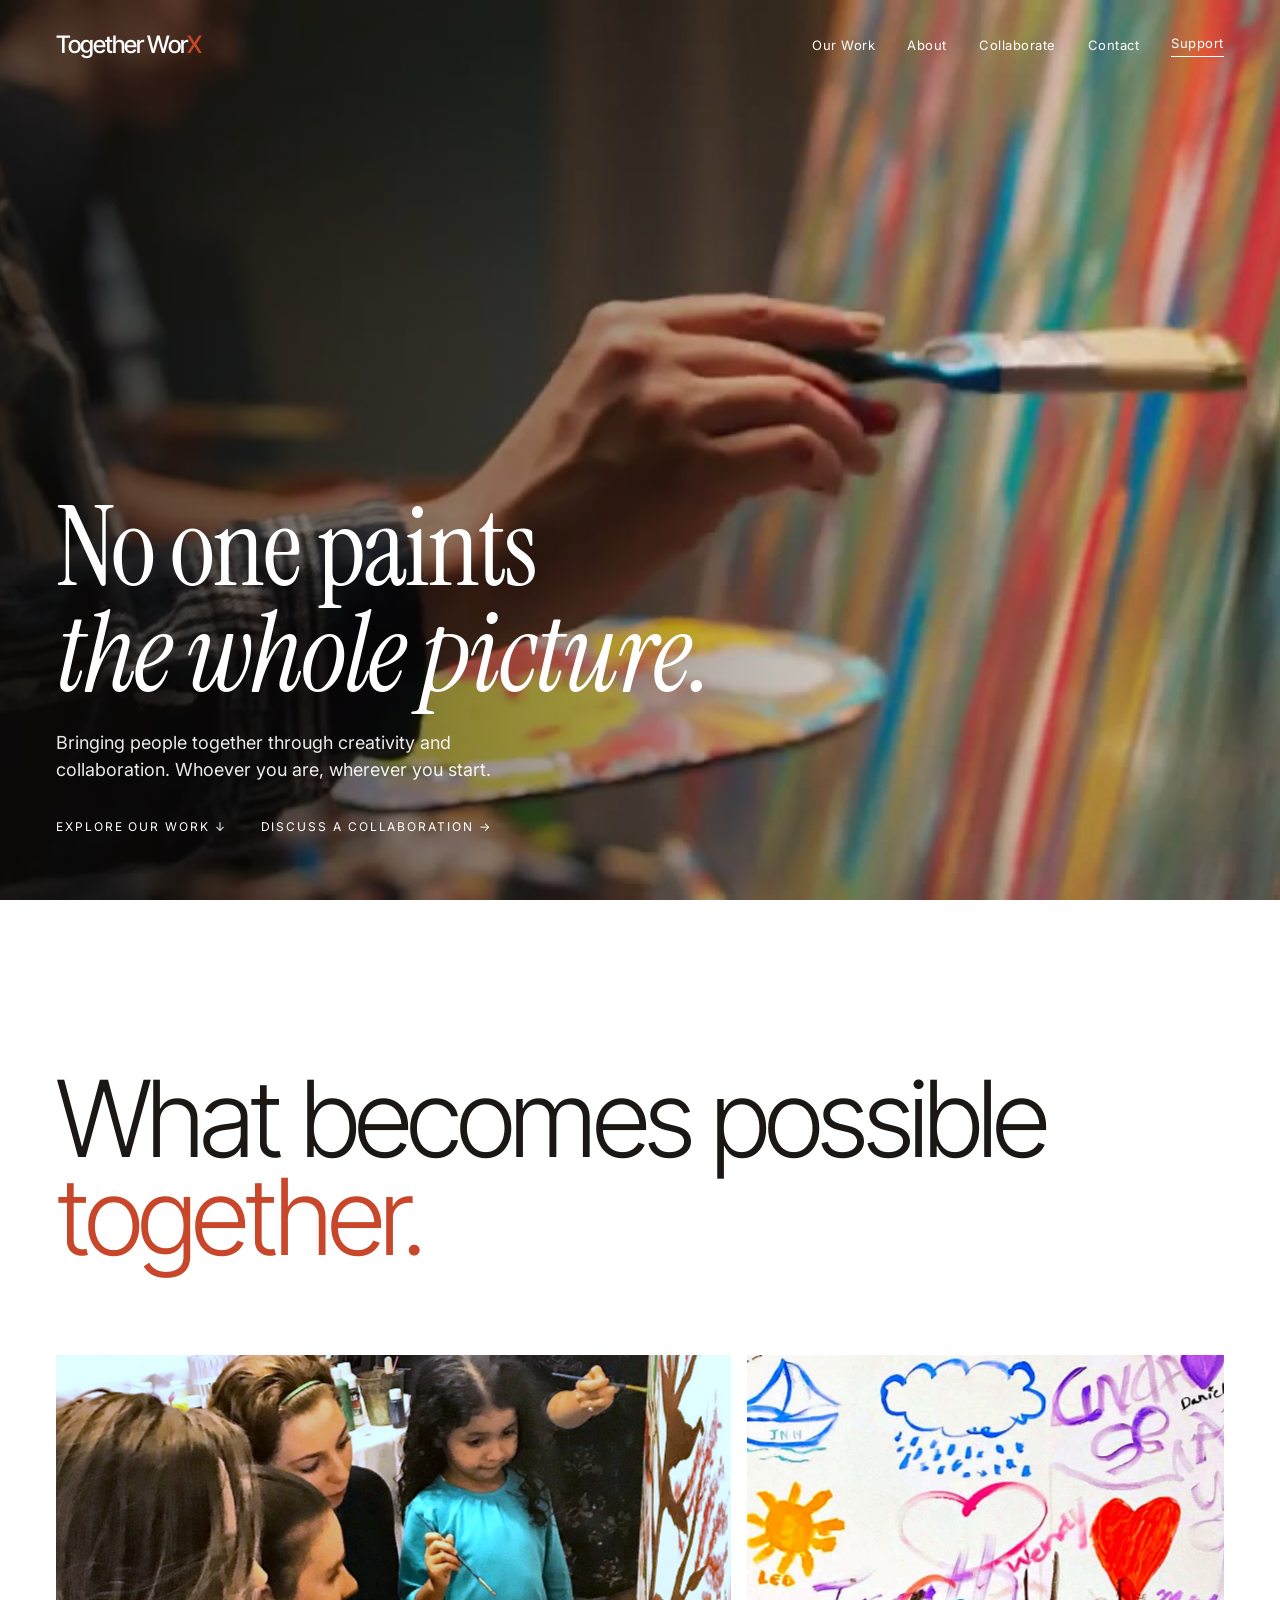
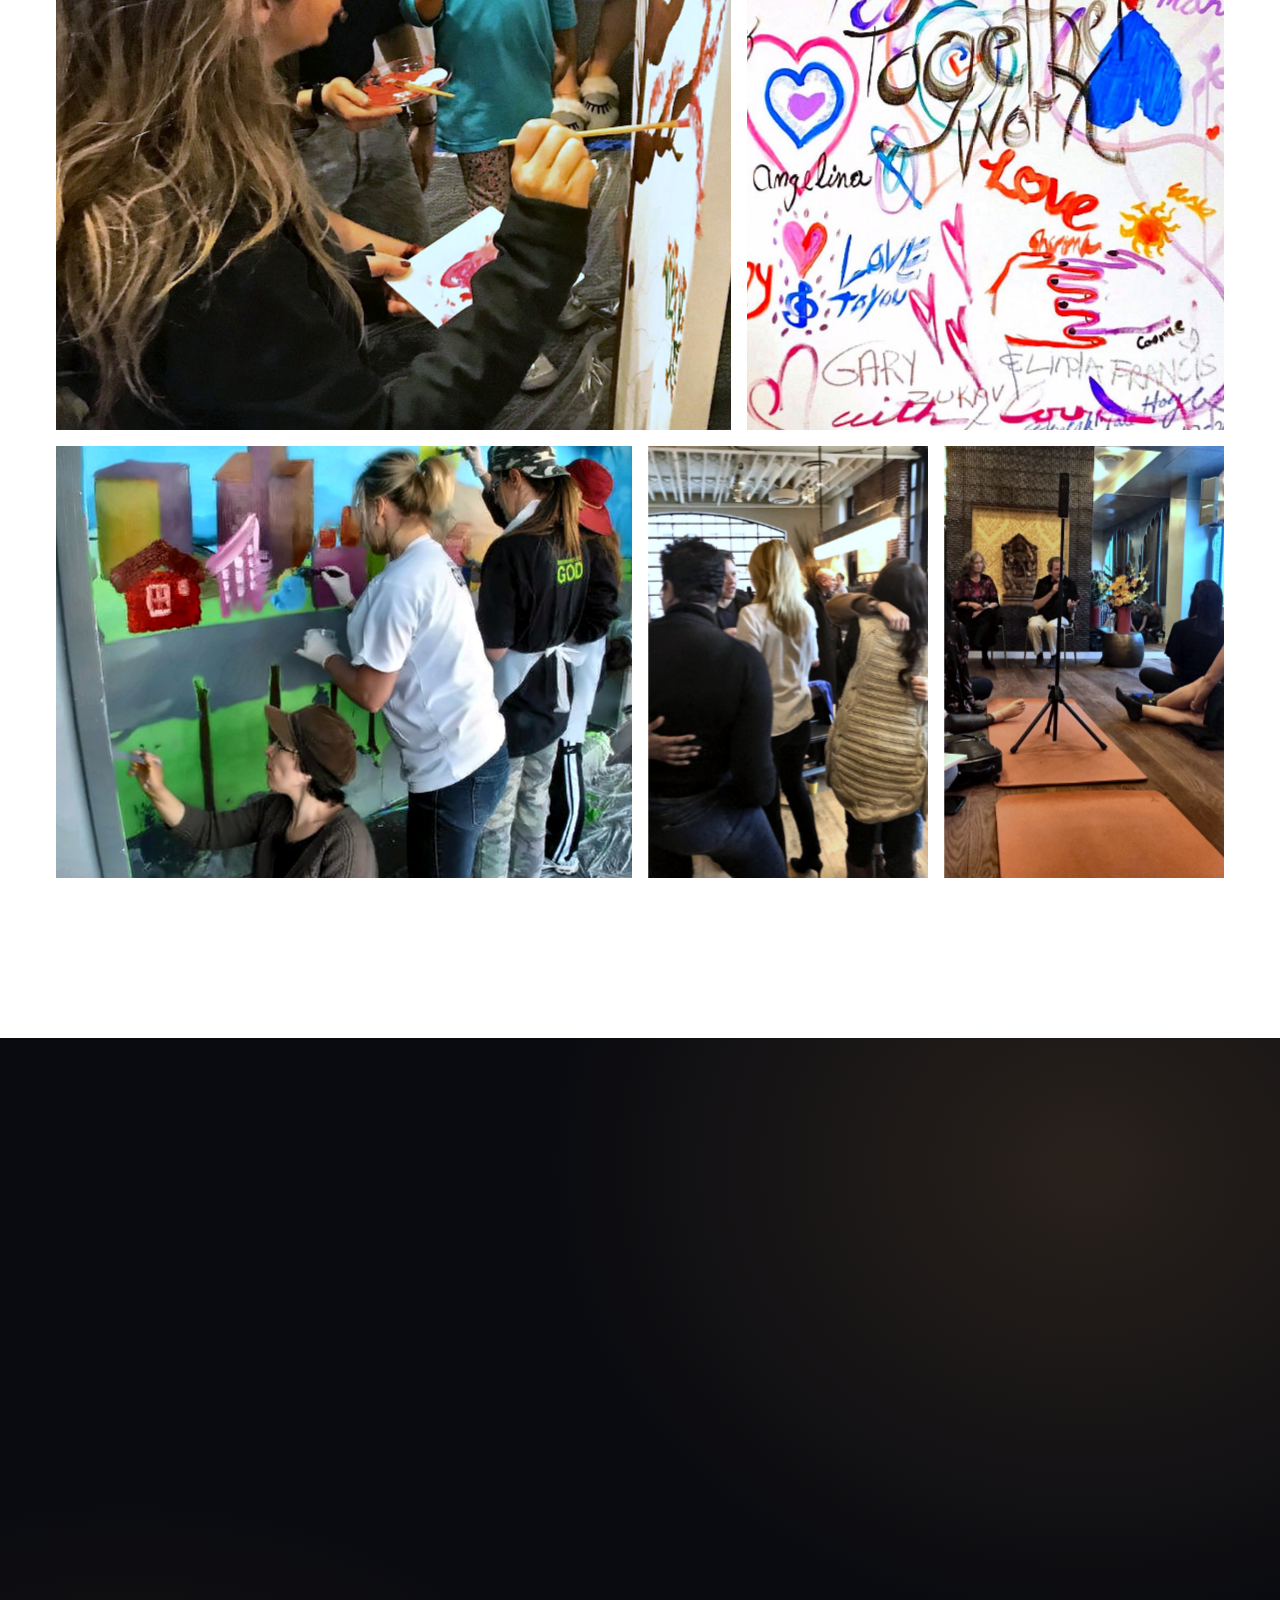
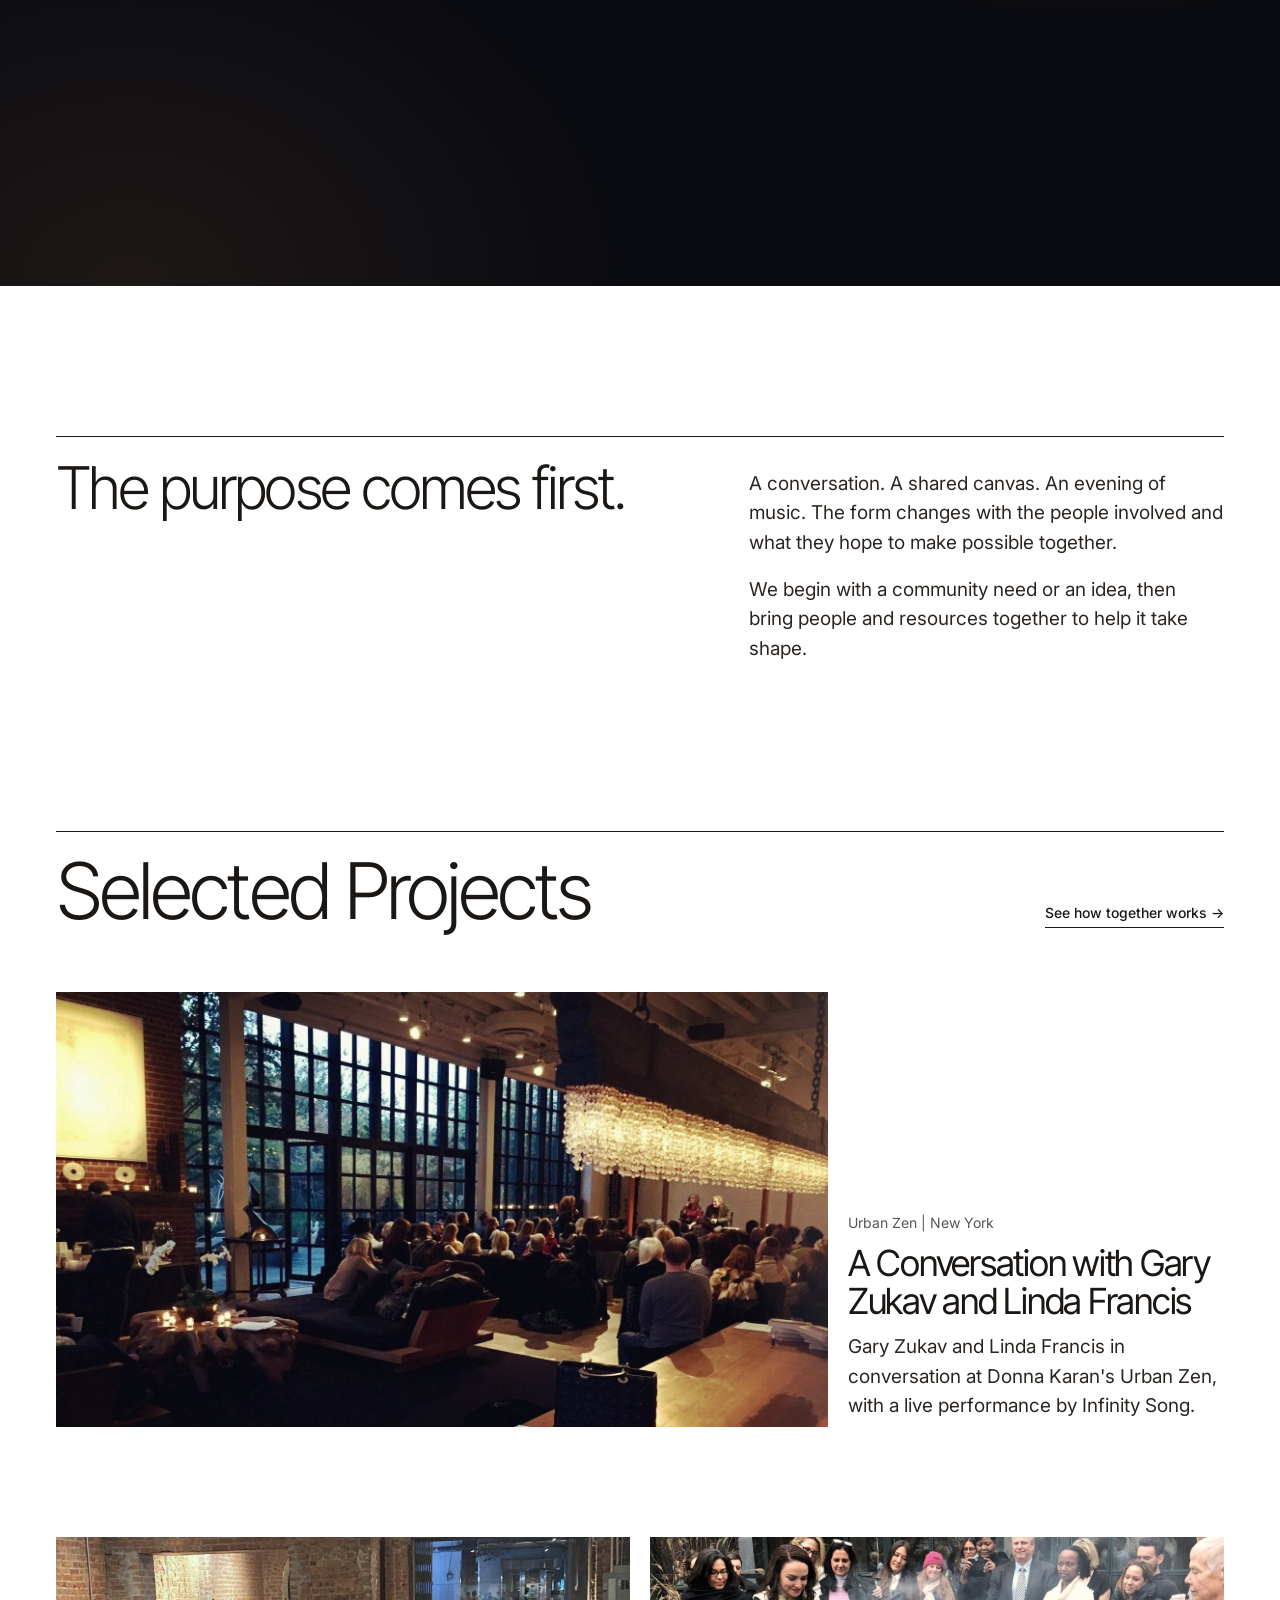
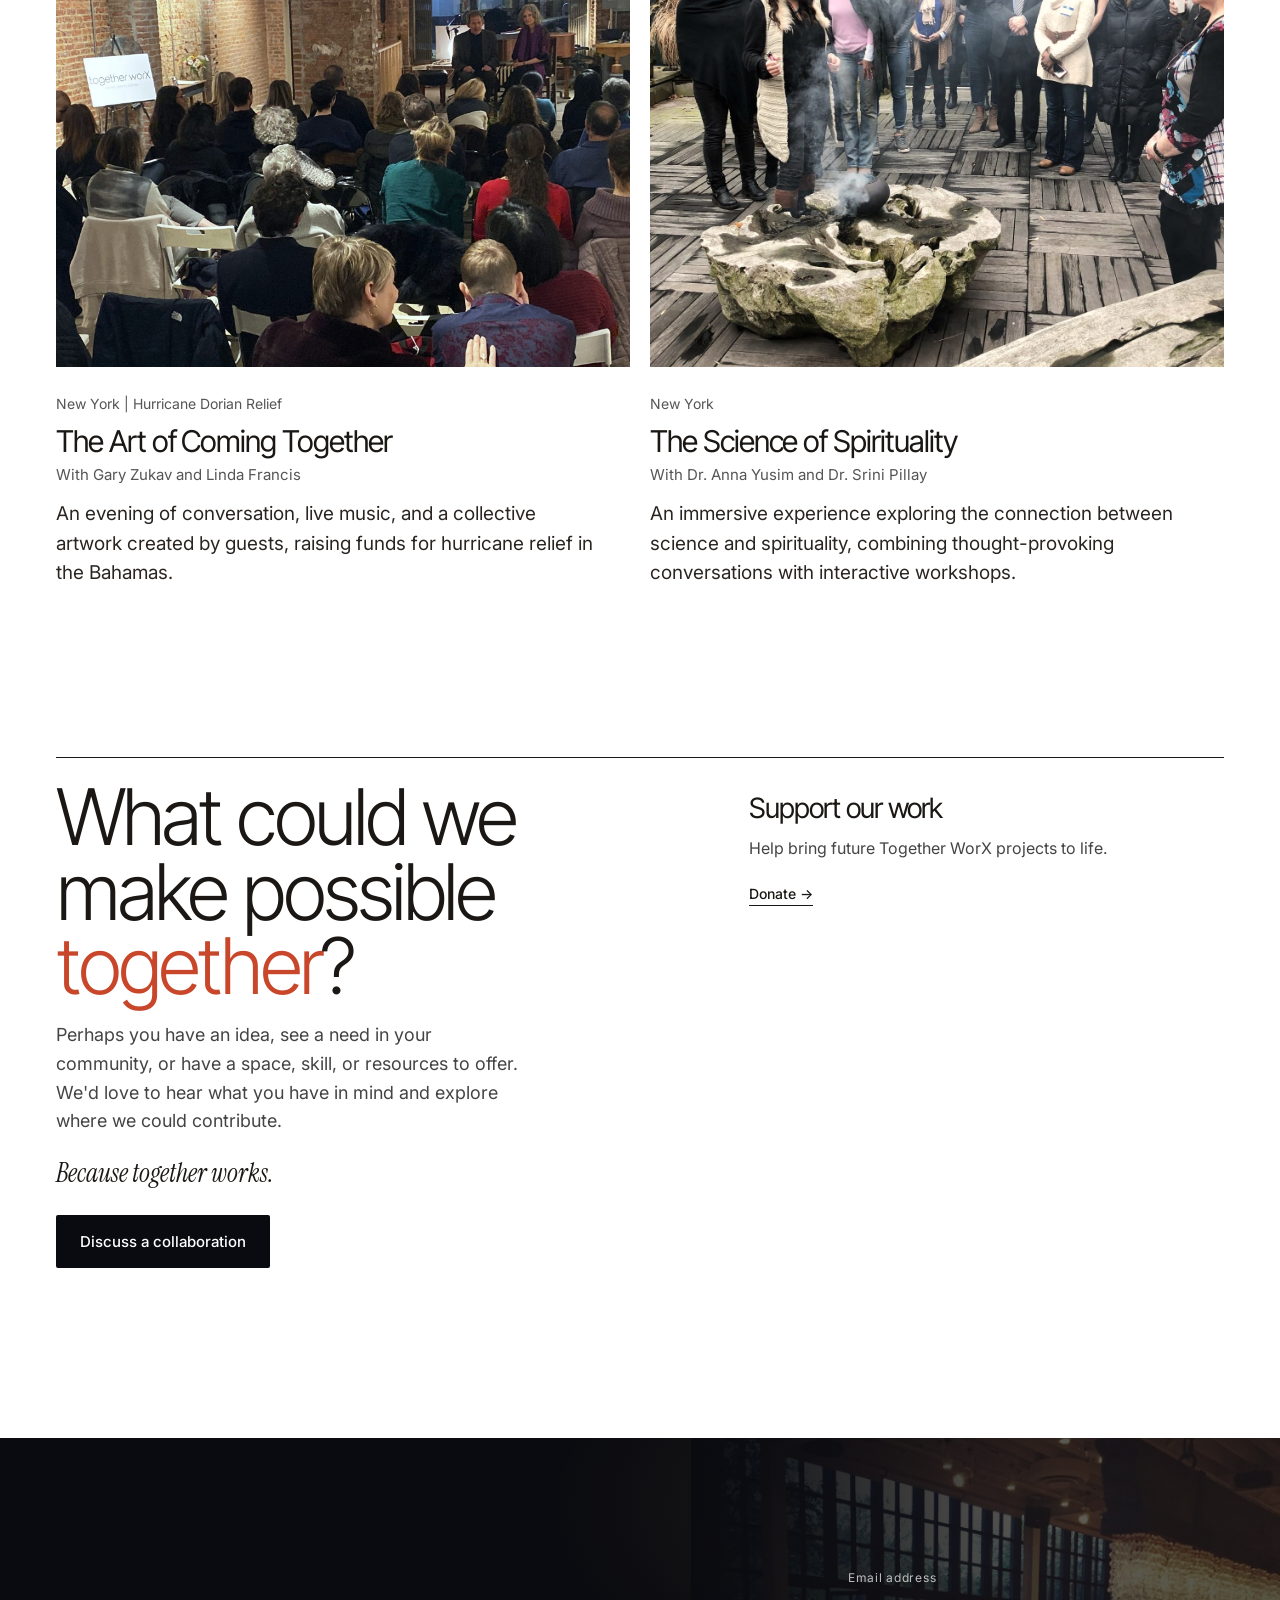
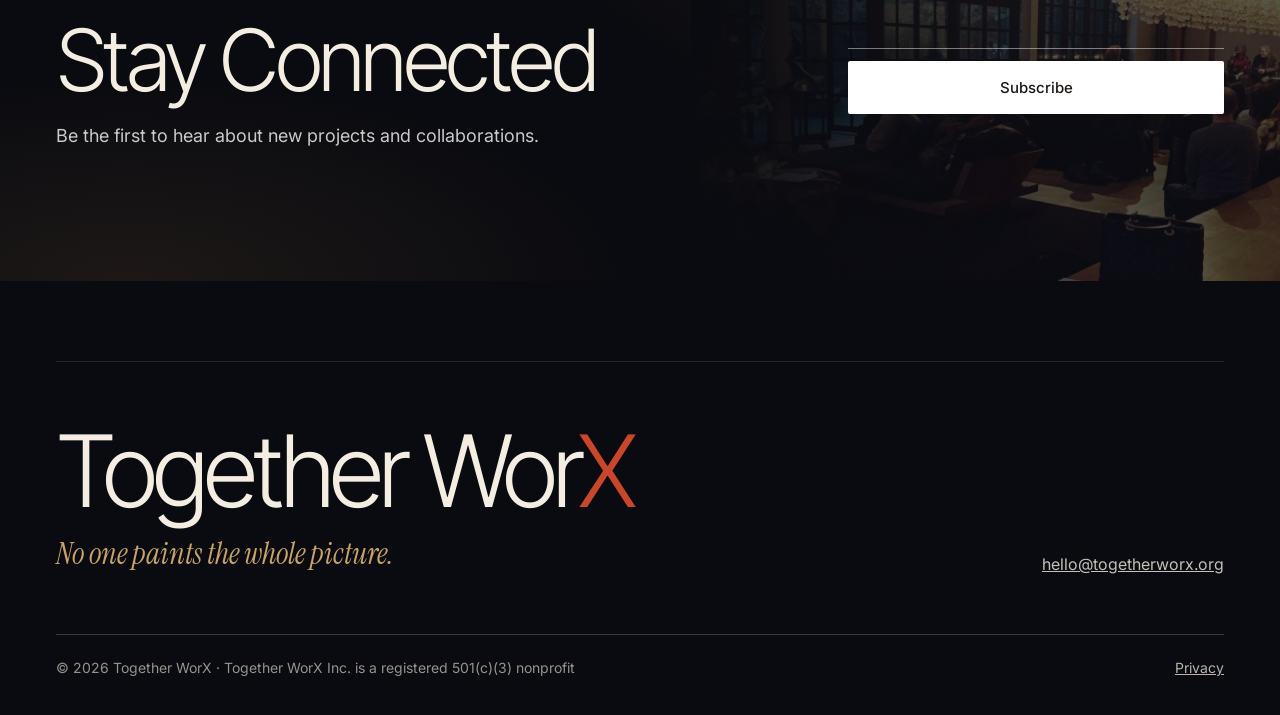
<file: index.html>
<!DOCTYPE html>
<html lang="en" class="no-js">
<head>
<meta charset="utf-8">
<meta name="viewport" content="width=device-width,initial-scale=1">
<meta name="google-site-verification" content="f2CAPxY2Q7tR9GoJhNDx_mRVmQp67kJo-Qw7sIA9UQA">
<meta name="google-site-verification" content="eiMNw6bglB9FnQl76SYLS9S_dY-swa2n_jrqpjVYyXA">
<title>Together WorX | Community, Creativity &amp; Collaboration</title>
<meta name="description" content="Bringing people together through creativity and collaboration.">
<link rel="canonical" href="https://togetherworx.org/">
<meta property="og:type" content="website">
<meta property="og:site_name" content="Together WorX">
<meta property="og:url" content="https://togetherworx.org/">
<meta property="og:title" content="Together WorX | Community, Creativity &amp; Collaboration">
<meta property="og:description" content="Bringing people together through creativity and collaboration.">
<meta property="og:image" content="https://togetherworx.org/assets/og.jpg">
<meta name="twitter:card" content="summary_large_image">
<link rel="icon" href="/assets/together-worx-logo-dark.svg" type="image/svg+xml">
<link rel="preconnect" href="https://fonts.googleapis.com">
<link rel="preconnect" href="https://fonts.gstatic.com" crossorigin>
<link href="https://fonts.googleapis.com/css2?family=Instrument+Serif:ital@0;1&family=Inter+Tight:wght@300;400;500&family=Inter:wght@400;500;600&display=swap" rel="stylesheet">
<link rel="stylesheet" href="/assets/site.css">
<script type="application/ld+json">{"@context": "https://schema.org", "@graph": [{"@type": "NGO", "name": "Together WorX", "legalName": "Together WorX Inc.", "alternateName": ["Together Works", "TogetherWorX", "Together WorX Inc."], "url": "https://togetherworx.org", "email": "hello@togetherworx.org", "nonprofitStatus": "Nonprofit501c3", "slogan": "No one paints the whole picture.", "logo": "https://togetherworx.org/assets/together-worx-logo-dark.png", "@id": "https://togetherworx.org/#org"}, {"@type": "WebSite", "name": "Together WorX", "url": "https://togetherworx.org/", "publisher": {"@id": "https://togetherworx.org/#org"}}]}</script>
<script>document.documentElement.classList.remove('no-js')</script>
</head>
<body>
<a class="skip" href="#main">Skip to content</a>
<main id="main">
<section class="hero">
  <img class="poster" src="/assets/img/hero-poster.jpg" alt="" aria-hidden="true">
  <video id="film" muted loop playsinline preload="metadata" poster="/assets/img/hero-poster.jpg" aria-label="Hands painting bright streaks of color on a canvas"><source src="/assets/video/painting-loop.mp4" type="video/mp4"></video>
  <div class="on-dark"><header class="site-head">
    <a class="brand" href="/" aria-label="Together WorX home">Together Wor<span>X</span></a>
    <button class="menu-btn" aria-expanded="false" aria-controls="nav">Menu</button>
    <nav class="nav" id="nav" aria-label="Main">
      <a href="/work/">Our Work</a>
      <a href="/about/">About</a>
      <a href="/collaborate/">Collaborate</a>
      <a href="/contact/">Contact</a>
      <a class="support" href="/collaborate/#support">Support</a>
    </nav>
  </header></div>
  <div class="hero-foot">
    <div class="hero-text"><h1>No one paints<br><em>the whole picture.</em></h1><p class="mission">Bringing people together through creativity and collaboration. Whoever you are, wherever you start.</p></div>
    <div class="hero-links"><a class="explore" href="#work">Explore Our Work <span aria-hidden="true">↓</span></a><a class="explore" href="/contact/?interest=collaborate">Discuss a Collaboration <span aria-hidden="true">→</span></a><button class="pause" id="pause" type="button">Pause</button></div>
  </div>
</section>

<section class="idea g12">
  <h2 class="rv" id="idea-h">What becomes possible<br><span>together.</span></h2>
</section>

<section class="whole" aria-labelledby="idea-h">
  <div class="g12 whole-grid">
    <figure class="w1 rv wipe"><img data-drift src="/assets/img/whole-canvas.jpg" alt="A group canvas with Together WorX painted in the middle, surrounded by names and hearts" loading="lazy" width="1046" height="1400"></figure>
    <figure class="w2 rv wipe"><img data-drift src="/assets/img/whole-painting.jpg" alt="Children and adults painting cherry blossoms on a canvas together" loading="lazy" width="1400" height="1400"></figure>
    <figure class="w5 rv wipe"><img data-drift src="/assets/img/whole-hug.jpg" alt="Two people hugging in the middle of a crowded room" loading="lazy" width="1050" height="1400"></figure>
    <figure class="w7 rv wipe"><img data-drift src="/assets/img/whole-lecture.jpg" alt="Guests seated on the floor listening to Gary Zukav and Linda Francis" loading="lazy" width="1050" height="1400"></figure>
    <figure class="w6 rv wipe"><img data-drift src="/assets/img/whole-mural.jpg" alt="People painting a city mural side by side" loading="lazy" width="1208" height="906"></figure>
  </div>
</section>

<section class="founder" aria-labelledby="founder-h">
  <div class="g12">
    <figure class="rv"><div class="frame"><img data-drift src="/assets/img/bethesda-wide.jpg" alt="The Boyd family singing at Bethesda Fountain in Central Park" loading="lazy" width="2000" height="1500"></div><figcaption class="cap">Bethesda Fountain, Central Park, August 27, 2017</figcaption></figure>
    <div class="story rv">
      <p class="label">How it started</p>
      <h2 id="founder-h">The Answer Was&nbsp;No</h2>
      <p class="pull">I heard them before I saw them.</p>
      <p class="body">I was jogging through Central Park one Sunday when I heard voices so beautiful I could have sworn they were angels.</p>
      <p class="more"><a class="tlink" href="/about/">Read the full story →</a></p>
      <p class="sig">Rebekah Hoyle</p>
      <p>Founder, Together WorX</p>
    </div>
  </div>
</section>

<section class="purpose" aria-labelledby="purpose-h">
  <div class="g12 rule">
    <h2 id="purpose-h" class="rv">The purpose comes&nbsp;first.</h2>
    <div class="ptext rv">
      <p>A conversation. A shared canvas. An evening of music. The form changes with the people involved and what they hope to make possible together.</p>
      <p>We begin with a community need or an idea, then bring people and resources together to help it take shape.</p>
    </div>
  </div>
</section>

<section class="work" id="work" aria-labelledby="work-h">
  <div class="g12 rule work-head"><h2 id="work-h">Selected Projects</h2><a class="tlink" href="/work/">See how together works →</a></div>
  <a class="g12 hp-lead card-link rv" href="/work/urban-zen/">
      <div class="frame wipe"><img src="/assets/img/urban-zen-room.jpg" alt="The candlelit room at Urban Zen, with tall windows and a crystal chandelier, full of guests at the first Together WorX event" loading="lazy" width="1600" height="906"></div>
      <div class="proj-text">
        <p class="meta">Urban Zen | New York</p>
        <h3 class="h3">A Conversation with Gary Zukav and Linda Francis</h3>
        <p class="desc">Gary Zukav and Linda Francis in conversation at Donna Karan's Urban Zen, with a live performance by Infinity Song.</p>
      </div>
    </a>
    <div class="g12 hp-pair">
      <a class="card-link rv" href="/work/art-of-coming-together/">
        <img src="/assets/img/gallery.jpg" alt="Guests gathered in the brick gallery for The Art of Coming Together" loading="lazy" width="1800" height="1350">
        <div class="proj-text">
          <p class="meta">New York | Hurricane Dorian Relief</p>
          <h3 class="h3">The Art of Coming Together</h3>
          <p class="with">With Gary Zukav and Linda Francis</p>
          <p class="desc">An evening of conversation, live music, and a collective artwork created by guests, raising funds for hurricane relief in the Bahamas.</p>
        </div>
      </a>
      <a class="card-link rv" href="/work/science-of-spirituality/">
        <div class="frame"><img src="/assets/img/fire-ceremony.jpg" alt="Guests gathered around a fire ceremony in a courtyard at The Science of Spirituality" loading="lazy" width="1350" height="1800" style="object-position:center 60%"></div>
        <div class="proj-text">
          <p class="meta">New York</p>
          <h3 class="h3">The Science of Spirituality</h3>
          <p class="with">With Dr. Anna Yusim and Dr. Srini Pillay</p>
          <p class="desc">An immersive experience exploring the connection between science and spirituality, combining thought-provoking conversations with interactive workshops.</p>
        </div>
      </a>
    </div>
</section>


<section class="collab" aria-labelledby="collab-h">
  <div class="g12 rule">
    <div class="intro"><h2 id="collab-h">What could we make possible <span class="red">together</span>?</h2><p>Perhaps you have an idea, see a need in your community, or have a space, skill, or resources to offer. We'd love to hear what you have in mind and explore where we could contribute.</p><p class="because">Because together works.</p><p style="margin-top:26px"><a class="btn btn-dark" href="/contact/?interest=collaborate">Discuss a collaboration</a></p></div>
    <div class="path p2"><h3 class="h3">Support our work</h3><p>Help bring future Together WorX projects to life.</p><a class="tlink" href="https://donate.stripe.com/aFacN64Sw7XKcl4etDcEw01">Donate →</a></div>
  </div>
</section>
</main>
<section class="stay" aria-labelledby="stay-h">
  <img class="bg" src="/assets/img/urban-zen-room.jpg" alt="" loading="lazy">
  <div class="fade" aria-hidden="true"></div>
  <div class="inner g12">
    <div class="copy">
      <h2 id="stay-h">Stay Connected</h2>
      <p>Be the first to hear about new projects and collaborations.</p>
    </div>
    <form name="updates" method="POST" data-netlify="true" netlify-honeypot="bot-field" class="js-form" data-ok="Thank you. You're on the list.">
      <input type="hidden" name="form-name" value="updates">
      <p hidden><label>Leave this empty <input name="bot-field"></label></p>
      <label>Email address<input type="email" name="email" autocomplete="email" required></label>
      <button class="btn btn-light" type="submit">Subscribe</button>
      <p class="note" role="status"></p>
    </form>
  </div>
</section><footer class="site-foot">
  <div class="foot-top">
    <div>
      <a class="foot-brand" href="/" aria-label="Together WorX home">Together Wor<span>X</span></a>
      <p class="foot-tag">No one paints the whole picture.</p>
    </div>
    <div class="foot-right">
      <a class="foot-mail" href="mailto:hello@togetherworx.org">hello@togetherworx.org</a>
    </div>
  </div>
  <div class="legal"><span>© 2026 Together WorX · Together WorX Inc. is a registered 501(c)(3) nonprofit</span><a href="/privacy/">Privacy</a></div>
</footer>
<script src="/assets/site.js" defer></script>
</body>
</html>
</file>
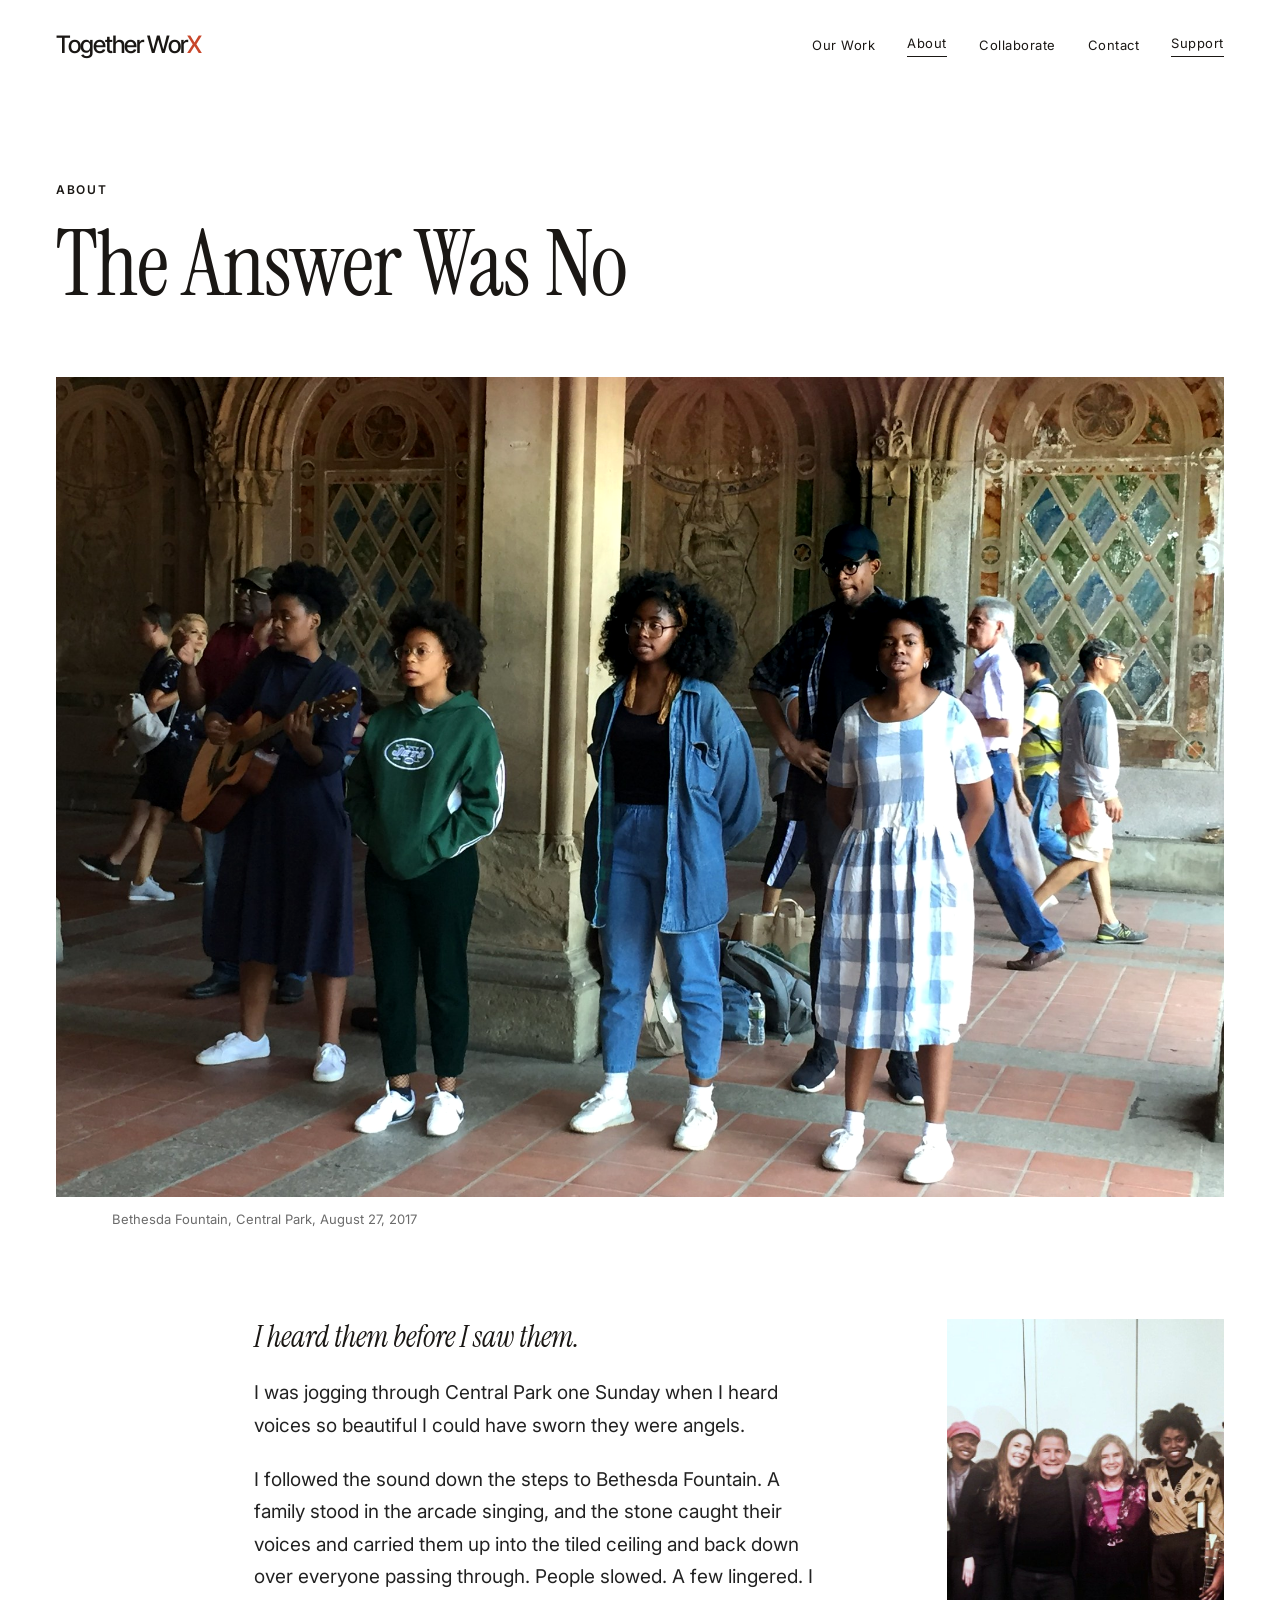
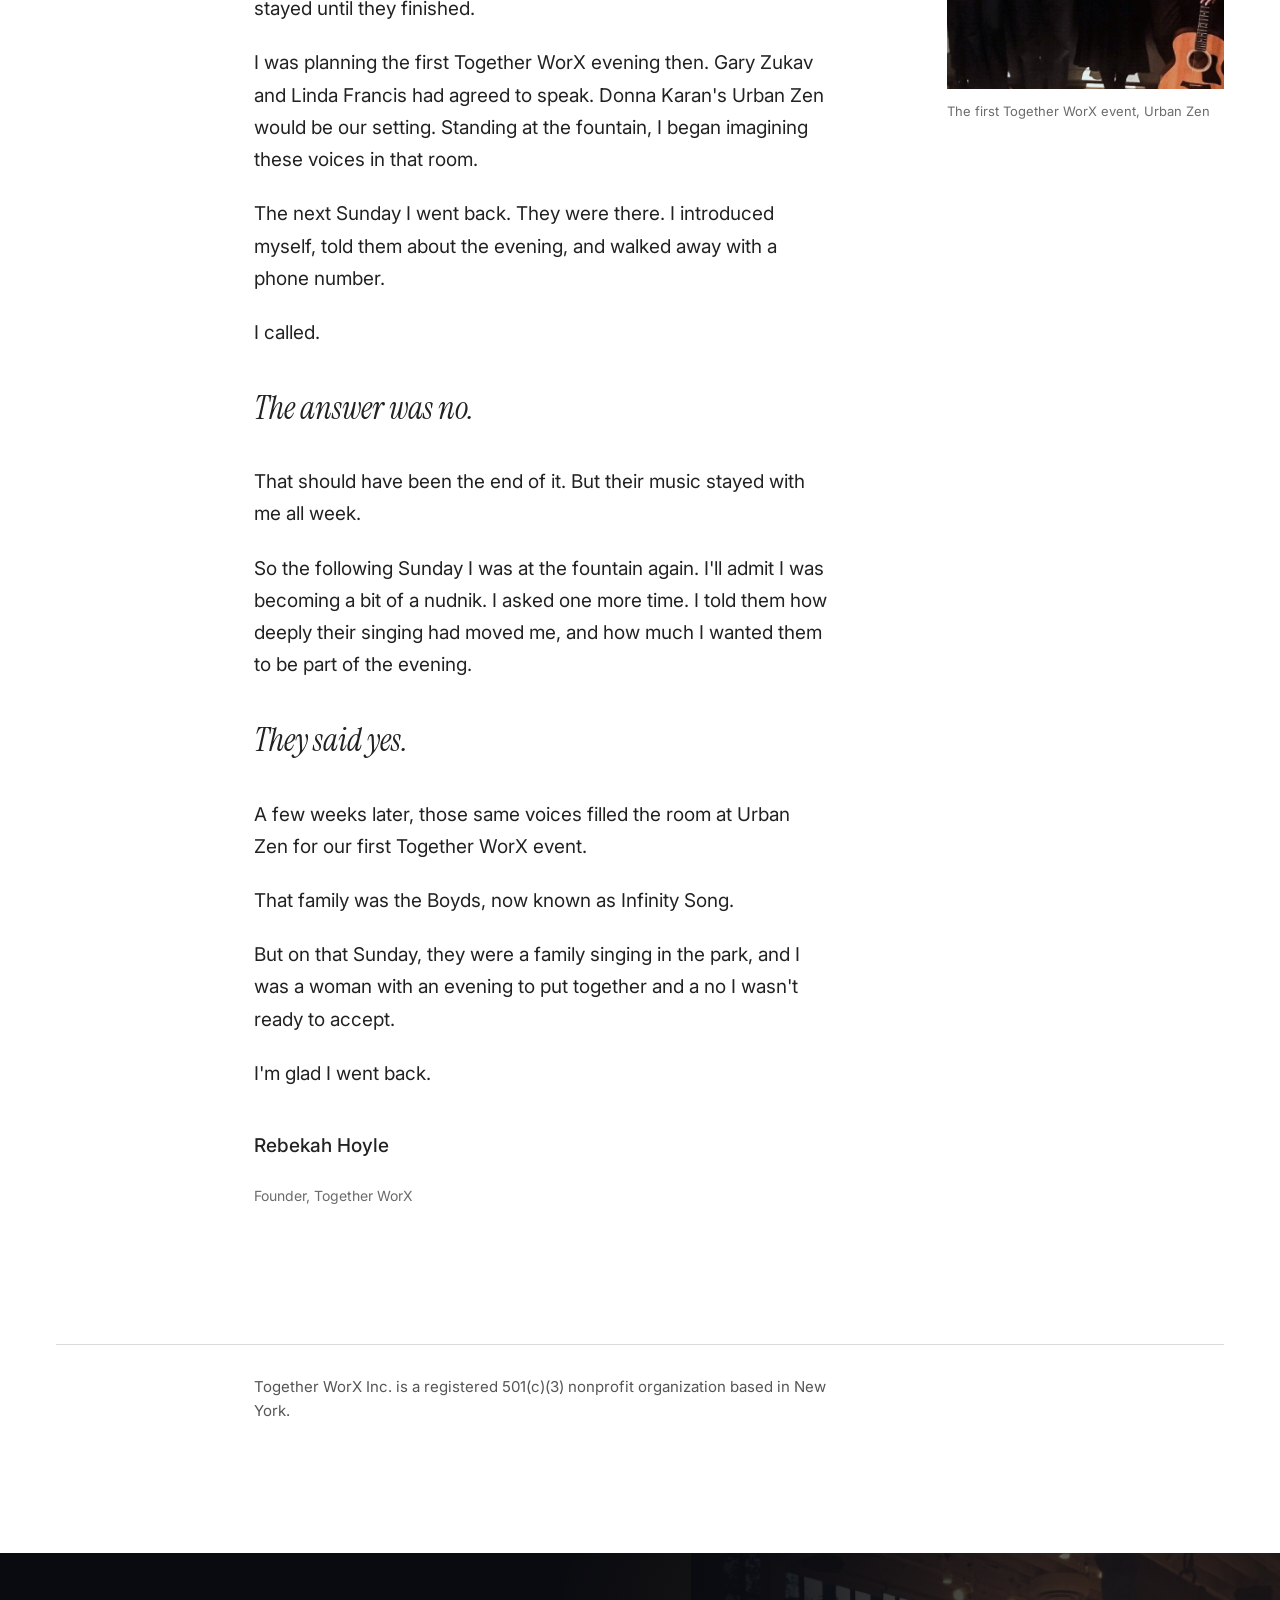
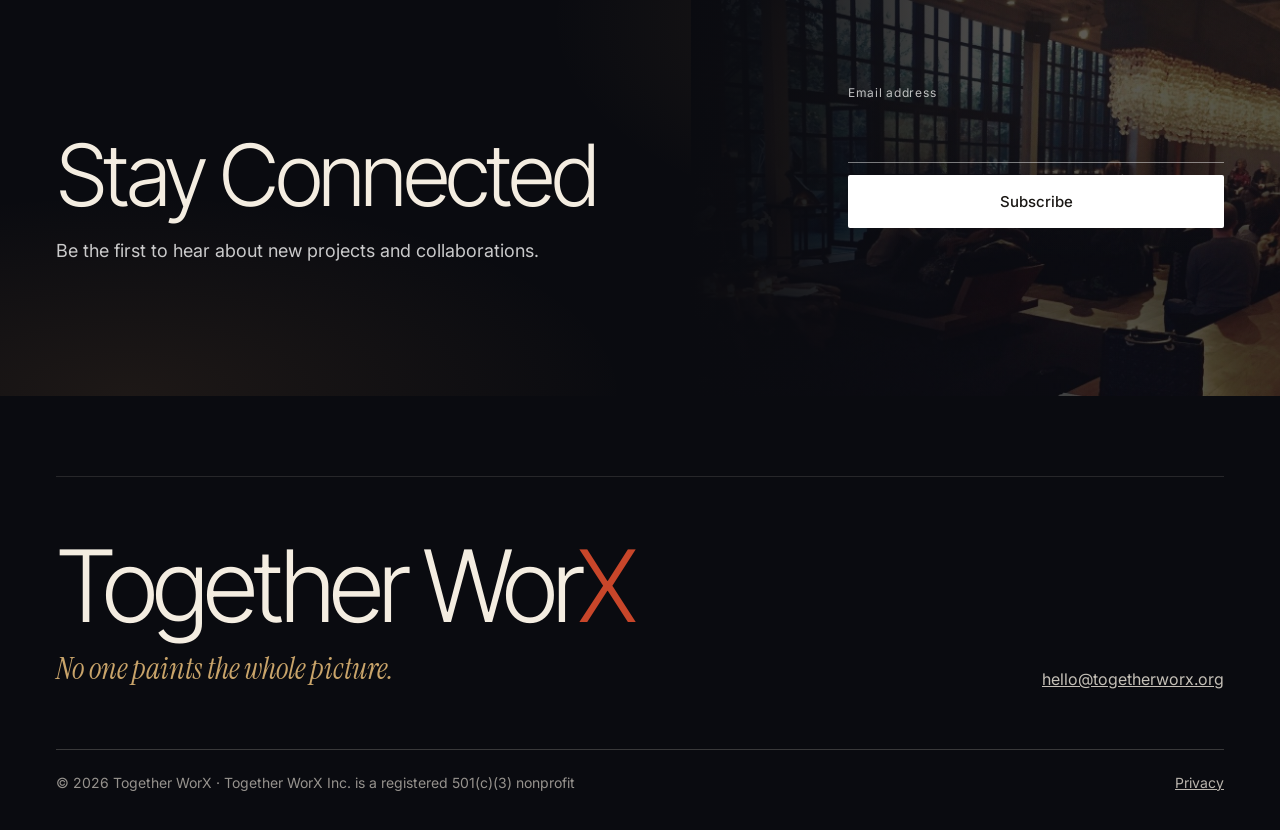
<file: about/index.html>
<!DOCTYPE html>
<html lang="en" class="no-js">
<head>
<meta charset="utf-8">
<meta name="viewport" content="width=device-width,initial-scale=1">
<meta name="google-site-verification" content="f2CAPxY2Q7tR9GoJhNDx_mRVmQp67kJo-Qw7sIA9UQA">
<meta name="google-site-verification" content="eiMNw6bglB9FnQl76SYLS9S_dY-swa2n_jrqpjVYyXA">
<title>About | Together WorX</title>
<meta name="description" content="How Together WorX began: a song at Bethesda Fountain and the first event at Urban Zen.">
<link rel="canonical" href="https://togetherworx.org/about/">
<meta property="og:type" content="website">
<meta property="og:site_name" content="Together WorX">
<meta property="og:url" content="https://togetherworx.org/about/">
<meta property="og:title" content="About | Together WorX">
<meta property="og:description" content="How Together WorX began: a song at Bethesda Fountain and the first event at Urban Zen.">
<meta property="og:image" content="https://togetherworx.org/assets/img/bethesda-wide.jpg">
<meta name="twitter:card" content="summary_large_image">
<link rel="icon" href="/assets/together-worx-logo-dark.svg" type="image/svg+xml">
<link rel="preconnect" href="https://fonts.googleapis.com">
<link rel="preconnect" href="https://fonts.gstatic.com" crossorigin>
<link href="https://fonts.googleapis.com/css2?family=Instrument+Serif:ital@0;1&family=Inter+Tight:wght@300;400;500&family=Inter:wght@400;500;600&display=swap" rel="stylesheet">
<link rel="stylesheet" href="/assets/site.css">
<script type="application/ld+json">{"@context": "https://schema.org", "@type": "NGO", "name": "Together WorX", "legalName": "Together WorX Inc.", "alternateName": ["Together Works", "TogetherWorX", "Together WorX Inc."], "url": "https://togetherworx.org", "email": "hello@togetherworx.org", "nonprofitStatus": "Nonprofit501c3", "slogan": "No one paints the whole picture.", "logo": "https://togetherworx.org/assets/together-worx-logo-dark.png", "@id": "https://togetherworx.org/#org"}</script>
<script>document.documentElement.classList.remove('no-js')</script>
</head>
<body>
<a class="skip" href="#main">Skip to content</a>
<main id="main">
<header class="site-head">
    <a class="brand" href="/" aria-label="Together WorX home">Together Wor<span>X</span></a>
    <button class="menu-btn" aria-expanded="false" aria-controls="nav">Menu</button>
    <nav class="nav" id="nav" aria-label="Main">
      <a href="/work/">Our Work</a>
      <a href="/about/" aria-current="page">About</a>
      <a href="/collaborate/">Collaborate</a>
      <a href="/contact/">Contact</a>
      <a class="support" href="/collaborate/#support">Support</a>
    </nav>
  </header>
<section class="about-top"><p class="label" style="margin-bottom:22px;font-weight:600">About</p><h1>The Answer Was&nbsp;No</h1></section>
<figure class="about-hero"><img src="/assets/img/bethesda-wide.jpg" alt="The Boyd family singing under the arcade at Bethesda Fountain in Central Park" width="2000" height="1500"><figcaption class="cap">Bethesda Fountain, Central Park, August 27, 2017</figcaption></figure>
<section class="story-body g12">
  <div class="text">
      <p>I heard them before I saw them.</p>
      <p>I was jogging through Central Park one Sunday when I heard voices so beautiful I could have sworn they were angels.</p>
      <p>I followed the sound down the steps to Bethesda Fountain. A family stood in the arcade singing, and the stone caught their voices and carried them up into the tiled ceiling and back down over everyone passing through. People slowed. A few lingered. I stayed until they finished.</p>
      <p>I was planning the first Together WorX evening then. Gary Zukav and Linda Francis had agreed to speak. Donna Karan's Urban Zen would be our setting. Standing at the fountain, I began imagining these voices in that room.</p>
      <p>The next Sunday I went back. They were there. I introduced myself, told them about the evening, and walked away with a phone number.</p>
      <p>I called.</p>
      <p class="turn">The answer was no.</p>
      <p>That should have been the end of it. But their music stayed with me all week.</p>
      <p>So the following Sunday I was at the fountain again. I'll admit I was becoming a bit of a nudnik. I asked one more time. I told them how deeply their singing had moved me, and how much I wanted them to be part of the evening.</p>
      <p class="turn">They said yes.</p>
      <p>A few weeks later, those same voices filled the room at Urban Zen for our first Together WorX event.</p>
      <p>That family was the Boyds, now known as Infinity Song.</p>
      <p>But on that Sunday, they were a family singing in the park, and I was a woman with an evening to put together and a no I wasn't ready to accept.</p>
      <p>I'm glad I went back.</p>
      <p class="sig" style="margin-top:40px">Rebekah Hoyle</p>
      <p style="font-size:14px;color:#6b6b6b">Founder, Together WorX</p>
  </div>
  <aside class="rv"><img src="/assets/img/first-night.jpg" alt="Rebekah with Gary Zukav, Linda Francis and the Boyds at the first event" loading="lazy" width="640" height="1136"><p class="cap">The first Together WorX event, Urban Zen</p></aside>
</section>
<section class="org"><div class="inner g12"><p>Together WorX Inc. is a registered 501(c)(3) nonprofit organization based in New York.</p></div></section>
</main>
<section class="stay" aria-labelledby="stay-h">
  <img class="bg" src="/assets/img/urban-zen-room.jpg" alt="" loading="lazy">
  <div class="fade" aria-hidden="true"></div>
  <div class="inner g12">
    <div class="copy">
      <h2 id="stay-h">Stay Connected</h2>
      <p>Be the first to hear about new projects and collaborations.</p>
    </div>
    <form name="updates" method="POST" data-netlify="true" netlify-honeypot="bot-field" class="js-form" data-ok="Thank you. You're on the list.">
      <input type="hidden" name="form-name" value="updates">
      <p hidden><label>Leave this empty <input name="bot-field"></label></p>
      <label>Email address<input type="email" name="email" autocomplete="email" required></label>
      <button class="btn btn-light" type="submit">Subscribe</button>
      <p class="note" role="status"></p>
    </form>
  </div>
</section><footer class="site-foot">
  <div class="foot-top">
    <div>
      <a class="foot-brand" href="/" aria-label="Together WorX home">Together Wor<span>X</span></a>
      <p class="foot-tag">No one paints the whole picture.</p>
    </div>
    <div class="foot-right">
      <a class="foot-mail" href="mailto:hello@togetherworx.org">hello@togetherworx.org</a>
    </div>
  </div>
  <div class="legal"><span>© 2026 Together WorX · Together WorX Inc. is a registered 501(c)(3) nonprofit</span><a href="/privacy/">Privacy</a></div>
</footer>
<script src="/assets/site.js" defer></script>
</body>
</html>
</file>
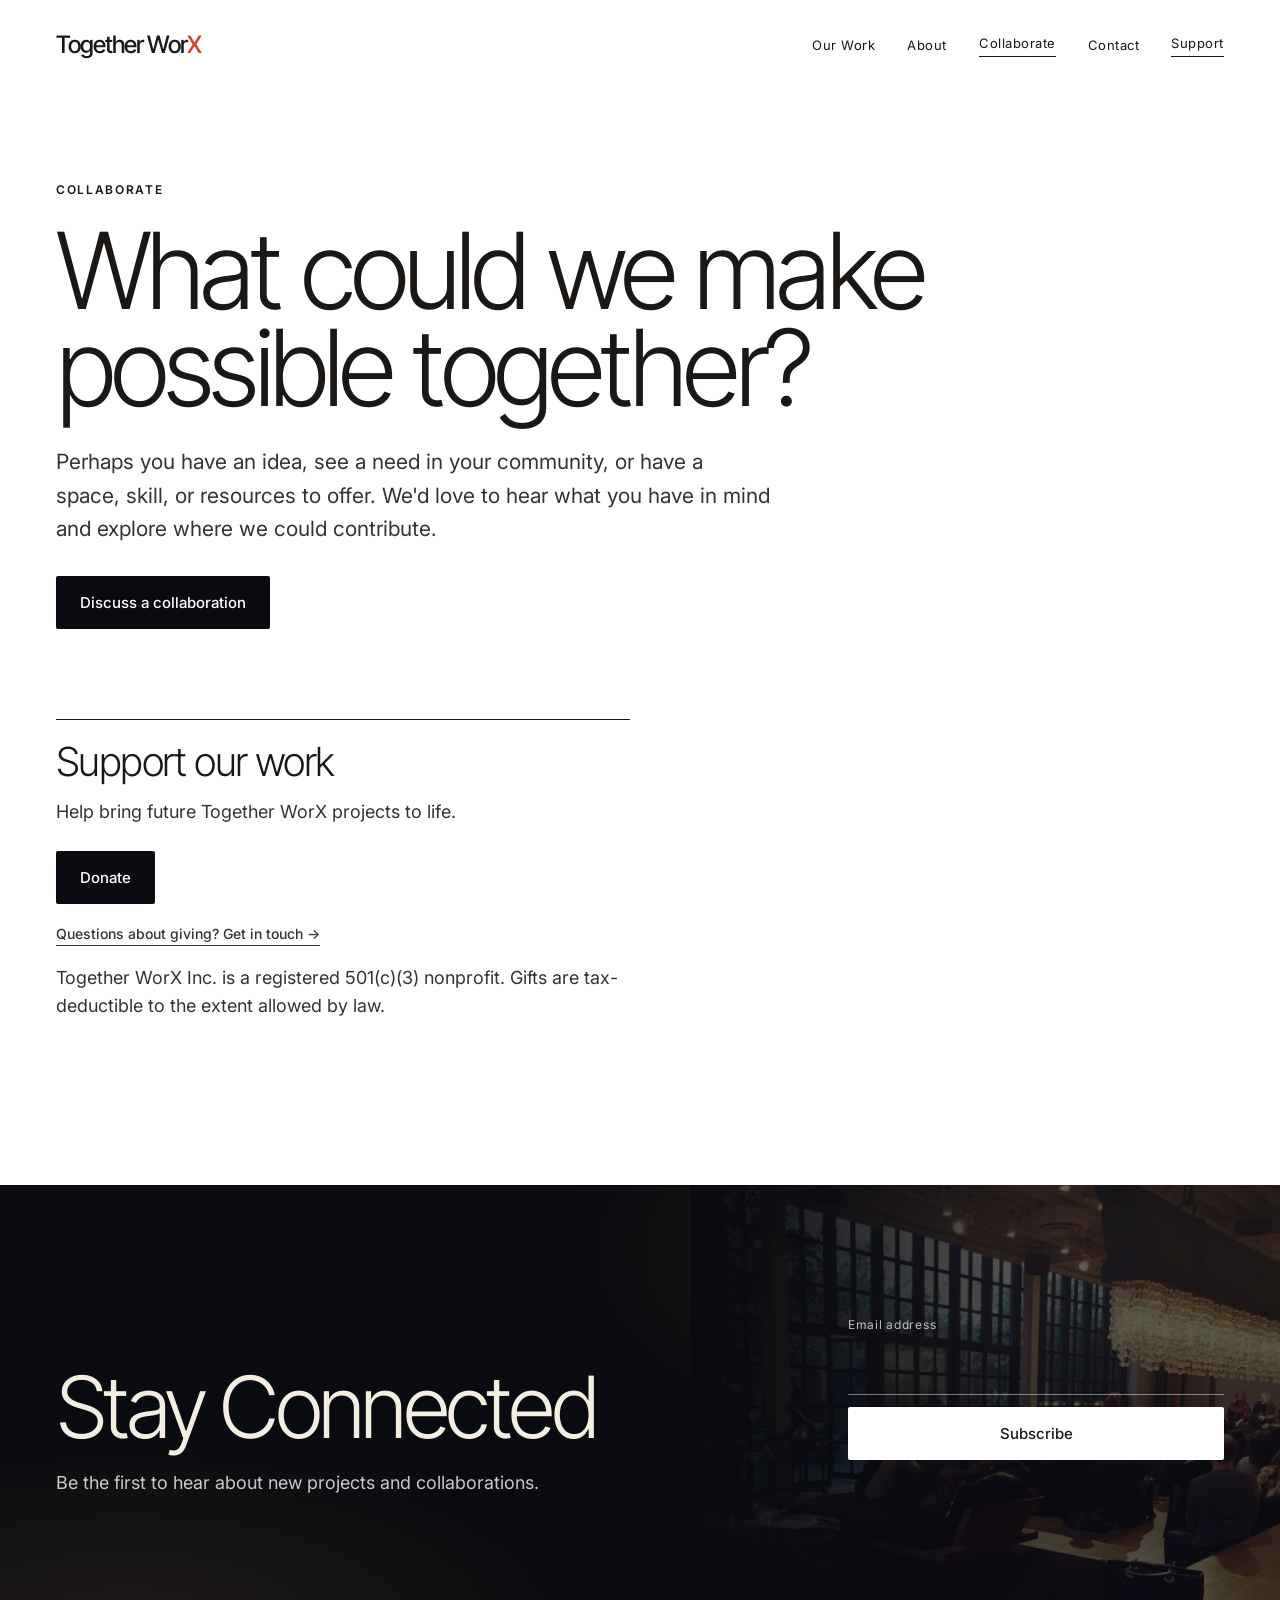
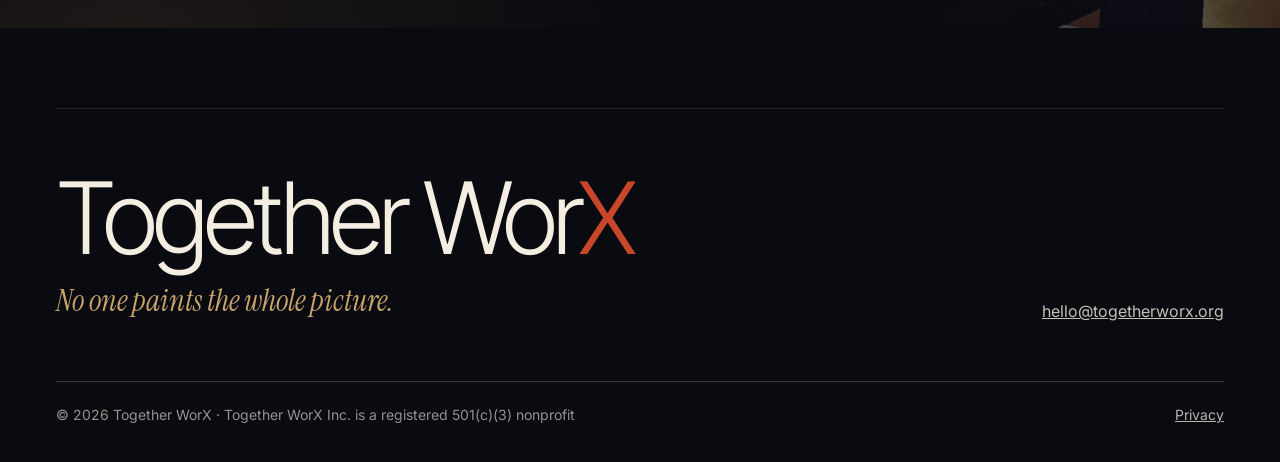
<file: collaborate/index.html>
<!DOCTYPE html>
<html lang="en" class="no-js">
<head>
<meta charset="utf-8">
<meta name="viewport" content="width=device-width,initial-scale=1">
<meta name="google-site-verification" content="f2CAPxY2Q7tR9GoJhNDx_mRVmQp67kJo-Qw7sIA9UQA">
<meta name="google-site-verification" content="eiMNw6bglB9FnQl76SYLS9S_dY-swa2n_jrqpjVYyXA">
<title>Collaborate | Together WorX</title>
<meta name="description" content="Work with Together WorX or support future projects.">
<link rel="canonical" href="https://togetherworx.org/collaborate/">
<meta property="og:type" content="website">
<meta property="og:site_name" content="Together WorX">
<meta property="og:url" content="https://togetherworx.org/collaborate/">
<meta property="og:title" content="Collaborate | Together WorX">
<meta property="og:description" content="Work with Together WorX or support future projects.">
<meta property="og:image" content="https://togetherworx.org/assets/og.jpg">
<meta name="twitter:card" content="summary_large_image">
<link rel="icon" href="/assets/together-worx-logo-dark.svg" type="image/svg+xml">
<link rel="preconnect" href="https://fonts.googleapis.com">
<link rel="preconnect" href="https://fonts.gstatic.com" crossorigin>
<link href="https://fonts.googleapis.com/css2?family=Instrument+Serif:ital@0;1&family=Inter+Tight:wght@300;400;500&family=Inter:wght@400;500;600&display=swap" rel="stylesheet">
<link rel="stylesheet" href="/assets/site.css">
<script type="application/ld+json">{"@context": "https://schema.org", "@type": "NGO", "name": "Together WorX", "legalName": "Together WorX Inc.", "alternateName": ["Together Works", "TogetherWorX", "Together WorX Inc."], "url": "https://togetherworx.org", "email": "hello@togetherworx.org", "nonprofitStatus": "Nonprofit501c3", "slogan": "No one paints the whole picture.", "logo": "https://togetherworx.org/assets/together-worx-logo-dark.png", "@id": "https://togetherworx.org/#org"}</script>
<script>document.documentElement.classList.remove('no-js')</script>
</head>
<body>
<a class="skip" href="#main">Skip to content</a>
<main id="main">
<header class="site-head">
    <a class="brand" href="/" aria-label="Together WorX home">Together Wor<span>X</span></a>
    <button class="menu-btn" aria-expanded="false" aria-controls="nav">Menu</button>
    <nav class="nav" id="nav" aria-label="Main">
      <a href="/work/">Our Work</a>
      <a href="/about/">About</a>
      <a href="/collaborate/" aria-current="page">Collaborate</a>
      <a href="/contact/">Contact</a>
      <a class="support" href="/collaborate/#support">Support</a>
    </nav>
  </header>
<section class="simple">
  <p class="label" style="margin-bottom:22px;font-weight:600">Collaborate</p>
  <h1>What could we make possible together?</h1>
  <p class="lead">Perhaps you have an idea, see a need in your community, or have a space, skill, or resources to offer. We'd love to hear what you have in mind and explore where we could contribute.</p>
  <p style="margin-top:30px"><a class="btn btn-dark" href="/contact/?interest=collaborate">Discuss a collaboration</a></p>
  <div class="g12 paths">
    <div class="p" id="support"><h2>Support our work</h2><p>Help bring future Together WorX projects to life.</p><a class="btn btn-dark" href="https://donate.stripe.com/aFacN64Sw7XKcl4etDcEw01">Donate</a><p style="margin:18px 0 0;font-size:15px"><a class="tlink" href="/contact/?interest=support">Questions about giving? Get in touch →</a></p><p class="tax">Together WorX Inc. is a registered 501(c)(3) nonprofit. Gifts are tax-deductible to the extent allowed by law.</p></div>
  </div>
</section>
</main>
<section class="stay" aria-labelledby="stay-h">
  <img class="bg" src="/assets/img/urban-zen-room.jpg" alt="" loading="lazy">
  <div class="fade" aria-hidden="true"></div>
  <div class="inner g12">
    <div class="copy">
      <h2 id="stay-h">Stay Connected</h2>
      <p>Be the first to hear about new projects and collaborations.</p>
    </div>
    <form name="updates" method="POST" data-netlify="true" netlify-honeypot="bot-field" class="js-form" data-ok="Thank you. You're on the list.">
      <input type="hidden" name="form-name" value="updates">
      <p hidden><label>Leave this empty <input name="bot-field"></label></p>
      <label>Email address<input type="email" name="email" autocomplete="email" required></label>
      <button class="btn btn-light" type="submit">Subscribe</button>
      <p class="note" role="status"></p>
    </form>
  </div>
</section><footer class="site-foot">
  <div class="foot-top">
    <div>
      <a class="foot-brand" href="/" aria-label="Together WorX home">Together Wor<span>X</span></a>
      <p class="foot-tag">No one paints the whole picture.</p>
    </div>
    <div class="foot-right">
      <a class="foot-mail" href="mailto:hello@togetherworx.org">hello@togetherworx.org</a>
    </div>
  </div>
  <div class="legal"><span>© 2026 Together WorX · Together WorX Inc. is a registered 501(c)(3) nonprofit</span><a href="/privacy/">Privacy</a></div>
</footer>
<script src="/assets/site.js" defer></script>
</body>
</html>
</file>
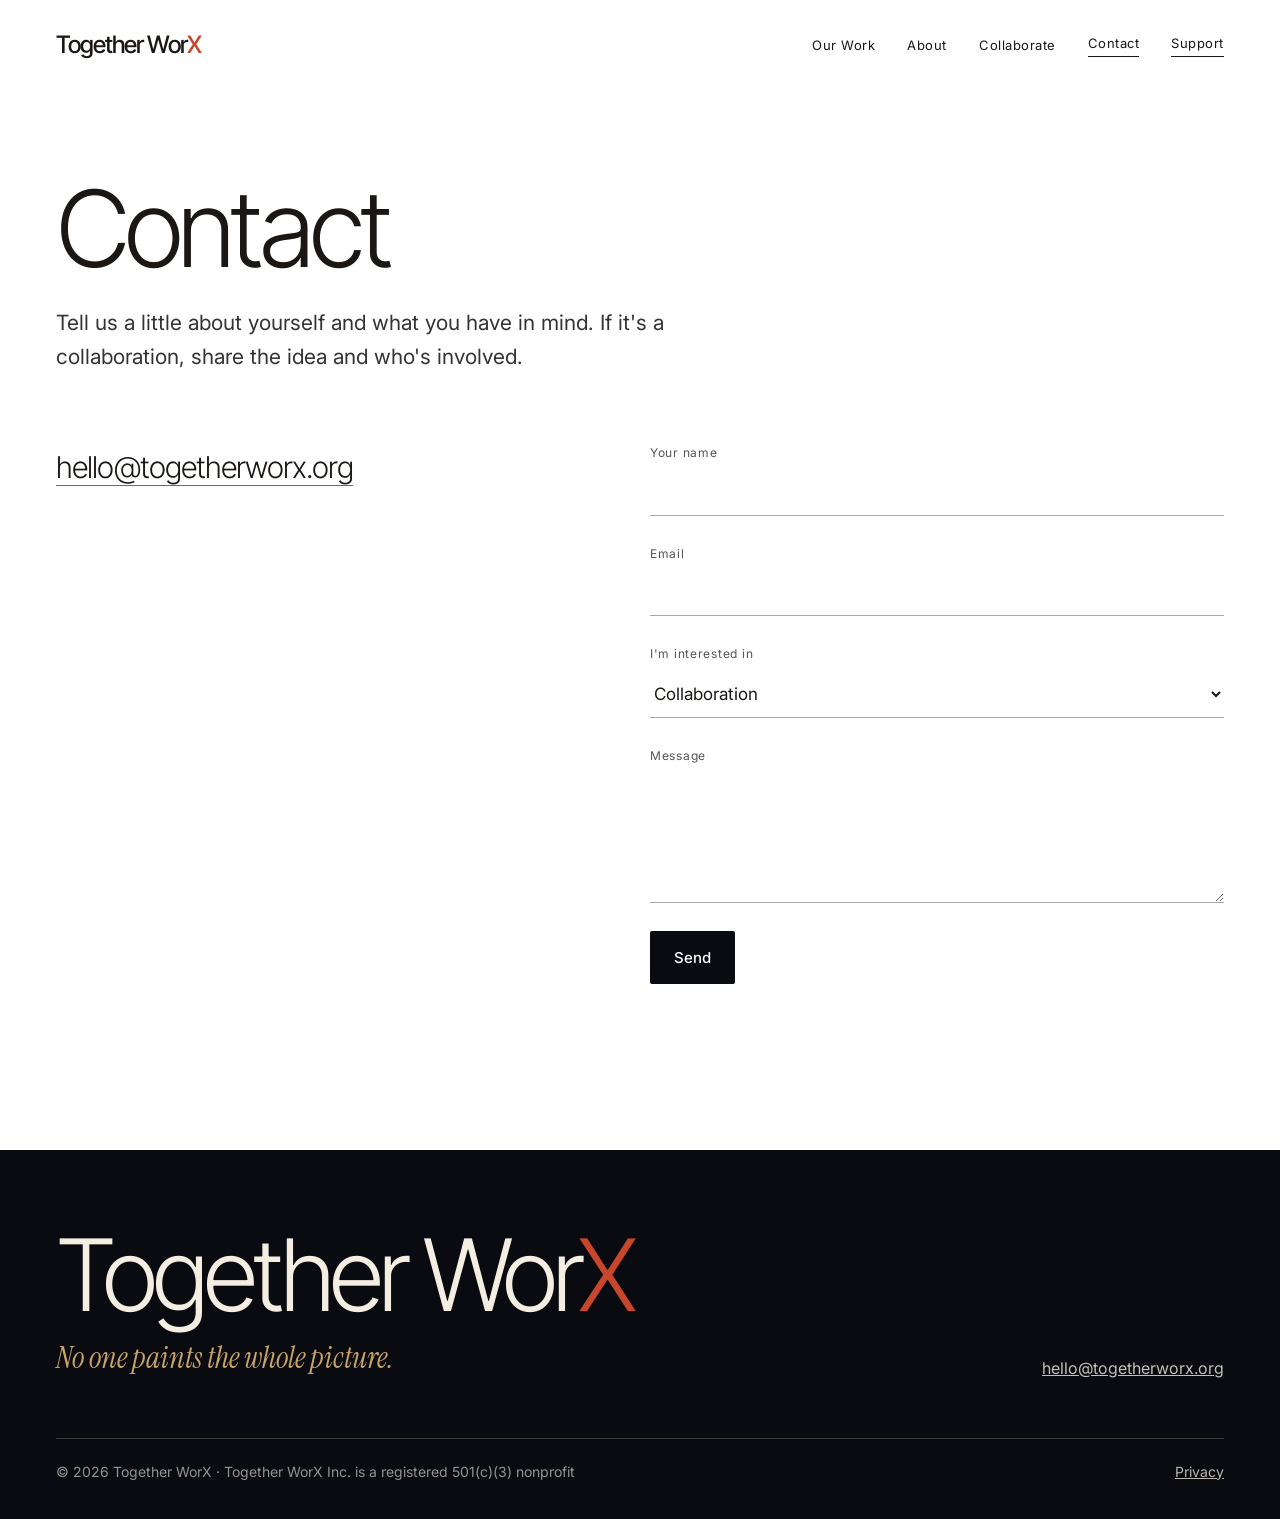
<file: contact/index.html>
<!DOCTYPE html>
<html lang="en" class="no-js">
<head>
<meta charset="utf-8">
<meta name="viewport" content="width=device-width,initial-scale=1">
<meta name="google-site-verification" content="f2CAPxY2Q7tR9GoJhNDx_mRVmQp67kJo-Qw7sIA9UQA">
<meta name="google-site-verification" content="eiMNw6bglB9FnQl76SYLS9S_dY-swa2n_jrqpjVYyXA">
<title>Contact | Together WorX</title>
<meta name="description" content="Get in touch with Together WorX.">
<link rel="canonical" href="https://togetherworx.org/contact/">
<meta property="og:type" content="website">
<meta property="og:site_name" content="Together WorX">
<meta property="og:url" content="https://togetherworx.org/contact/">
<meta property="og:title" content="Contact | Together WorX">
<meta property="og:description" content="Get in touch with Together WorX.">
<meta property="og:image" content="https://togetherworx.org/assets/og.jpg">
<meta name="twitter:card" content="summary_large_image">
<link rel="icon" href="/assets/together-worx-logo-dark.svg" type="image/svg+xml">
<link rel="preconnect" href="https://fonts.googleapis.com">
<link rel="preconnect" href="https://fonts.gstatic.com" crossorigin>
<link href="https://fonts.googleapis.com/css2?family=Instrument+Serif:ital@0;1&family=Inter+Tight:wght@300;400;500&family=Inter:wght@400;500;600&display=swap" rel="stylesheet">
<link rel="stylesheet" href="/assets/site.css">
<script type="application/ld+json">{"@context": "https://schema.org", "@type": "NGO", "name": "Together WorX", "legalName": "Together WorX Inc.", "alternateName": ["Together Works", "TogetherWorX", "Together WorX Inc."], "url": "https://togetherworx.org", "email": "hello@togetherworx.org", "nonprofitStatus": "Nonprofit501c3", "slogan": "No one paints the whole picture.", "logo": "https://togetherworx.org/assets/together-worx-logo-dark.png", "@id": "https://togetherworx.org/#org"}</script>
<script>document.documentElement.classList.remove('no-js')</script>
</head>
<body>
<a class="skip" href="#main">Skip to content</a>
<main id="main">
<header class="site-head">
    <a class="brand" href="/" aria-label="Together WorX home">Together Wor<span>X</span></a>
    <button class="menu-btn" aria-expanded="false" aria-controls="nav">Menu</button>
    <nav class="nav" id="nav" aria-label="Main">
      <a href="/work/">Our Work</a>
      <a href="/about/">About</a>
      <a href="/collaborate/">Collaborate</a>
      <a href="/contact/" aria-current="page">Contact</a>
      <a class="support" href="/collaborate/#support">Support</a>
    </nav>
  </header>
<section class="simple">
  <h1>Contact</h1>
  <p class="lead">Tell us a little about yourself and what you have in mind. If it's a collaboration, share the idea and who's involved.</p>
  <div class="g12 contact-grid">
    <div class="info"><a class="mail" href="mailto:hello@togetherworx.org">hello@togetherworx.org</a></div>
    <form name="contact" method="POST" data-netlify="true" netlify-honeypot="bot-field" class="js-form" data-ok="Thank you. Your message is on its way.">
      <input type="hidden" name="form-name" value="contact">
      <p hidden><label>Leave this empty <input name="bot-field"></label></p>
      <label class="field">Your name<input name="name" autocomplete="name" required></label>
      <label class="field">Email<input name="email" type="email" autocomplete="email" required></label>
      <label class="field">I'm interested in
        <select name="interest" id="interest">
          <option value="Collaboration">Collaboration</option>
          <option value="Support">Supporting the work</option>
          <option value="Something else">Something else</option>
        </select>
      </label>
      <label class="field">Message<textarea name="message" required></textarea></label>
      <button class="btn btn-dark" type="submit">Send</button>
      <p class="note" role="status"></p>
    </form>
  </div>
</section>
</main>
<footer class="site-foot">
  <div class="foot-top">
    <div>
      <a class="foot-brand" href="/" aria-label="Together WorX home">Together Wor<span>X</span></a>
      <p class="foot-tag">No one paints the whole picture.</p>
    </div>
    <div class="foot-right">
      <a class="foot-mail" href="mailto:hello@togetherworx.org">hello@togetherworx.org</a>
    </div>
  </div>
  <div class="legal"><span>© 2026 Together WorX · Together WorX Inc. is a registered 501(c)(3) nonprofit</span><a href="/privacy/">Privacy</a></div>
</footer>
<script src="/assets/site.js" defer></script>
</body>
</html>
</file>
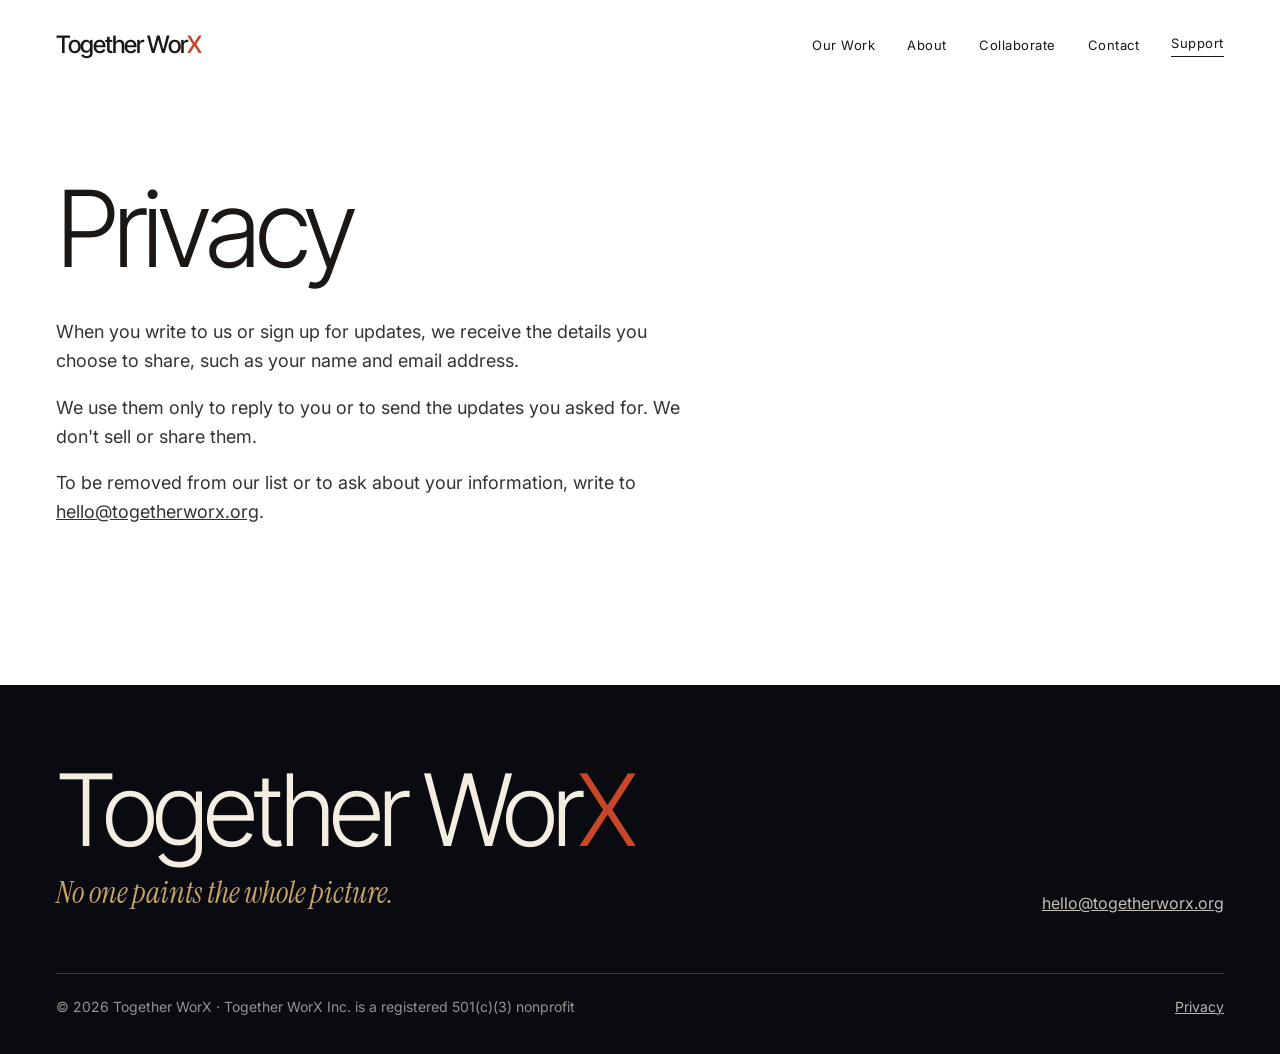
<file: privacy/index.html>
<!DOCTYPE html>
<html lang="en" class="no-js">
<head>
<meta charset="utf-8">
<meta name="viewport" content="width=device-width,initial-scale=1">
<meta name="google-site-verification" content="f2CAPxY2Q7tR9GoJhNDx_mRVmQp67kJo-Qw7sIA9UQA">
<meta name="google-site-verification" content="eiMNw6bglB9FnQl76SYLS9S_dY-swa2n_jrqpjVYyXA">
<title>Privacy | Together WorX</title>
<meta name="description" content="How Together WorX handles the information you share.">
<link rel="canonical" href="https://togetherworx.org/privacy/">
<meta property="og:type" content="website">
<meta property="og:site_name" content="Together WorX">
<meta property="og:url" content="https://togetherworx.org/privacy/">
<meta property="og:title" content="Privacy | Together WorX">
<meta property="og:description" content="How Together WorX handles the information you share.">
<meta property="og:image" content="https://togetherworx.org/assets/og.jpg">
<meta name="twitter:card" content="summary_large_image">
<link rel="icon" href="/assets/together-worx-logo-dark.svg" type="image/svg+xml">
<link rel="preconnect" href="https://fonts.googleapis.com">
<link rel="preconnect" href="https://fonts.gstatic.com" crossorigin>
<link href="https://fonts.googleapis.com/css2?family=Instrument+Serif:ital@0;1&family=Inter+Tight:wght@300;400;500&family=Inter:wght@400;500;600&display=swap" rel="stylesheet">
<link rel="stylesheet" href="/assets/site.css">
<script type="application/ld+json">{"@context": "https://schema.org", "@type": "NGO", "name": "Together WorX", "legalName": "Together WorX Inc.", "alternateName": ["Together Works", "TogetherWorX", "Together WorX Inc."], "url": "https://togetherworx.org", "email": "hello@togetherworx.org", "nonprofitStatus": "Nonprofit501c3", "slogan": "No one paints the whole picture.", "logo": "https://togetherworx.org/assets/together-worx-logo-dark.png", "@id": "https://togetherworx.org/#org"}</script>
<script>document.documentElement.classList.remove('no-js')</script>
</head>
<body>
<a class="skip" href="#main">Skip to content</a>
<main id="main">
<header class="site-head">
    <a class="brand" href="/" aria-label="Together WorX home">Together Wor<span>X</span></a>
    <button class="menu-btn" aria-expanded="false" aria-controls="nav">Menu</button>
    <nav class="nav" id="nav" aria-label="Main">
      <a href="/work/">Our Work</a>
      <a href="/about/">About</a>
      <a href="/collaborate/">Collaborate</a>
      <a href="/contact/">Contact</a>
      <a class="support" href="/collaborate/#support">Support</a>
    </nav>
  </header>
<section class="simple">
  <h1>Privacy</h1>
  <div class="prose">
    <p>When you write to us or sign up for updates, we receive the details you choose to share, such as your name and email address.</p>
    <p>We use them only to reply to you or to send the updates you asked for. We don't sell or share them.</p>
    <p>To be removed from our list or to ask about your information, write to <a href="mailto:hello@togetherworx.org">hello@togetherworx.org</a>.</p>
  </div>
</section>
</main>
<footer class="site-foot">
  <div class="foot-top">
    <div>
      <a class="foot-brand" href="/" aria-label="Together WorX home">Together Wor<span>X</span></a>
      <p class="foot-tag">No one paints the whole picture.</p>
    </div>
    <div class="foot-right">
      <a class="foot-mail" href="mailto:hello@togetherworx.org">hello@togetherworx.org</a>
    </div>
  </div>
  <div class="legal"><span>© 2026 Together WorX · Together WorX Inc. is a registered 501(c)(3) nonprofit</span><a href="/privacy/">Privacy</a></div>
</footer>
<script src="/assets/site.js" defer></script>
</body>
</html>
</file>
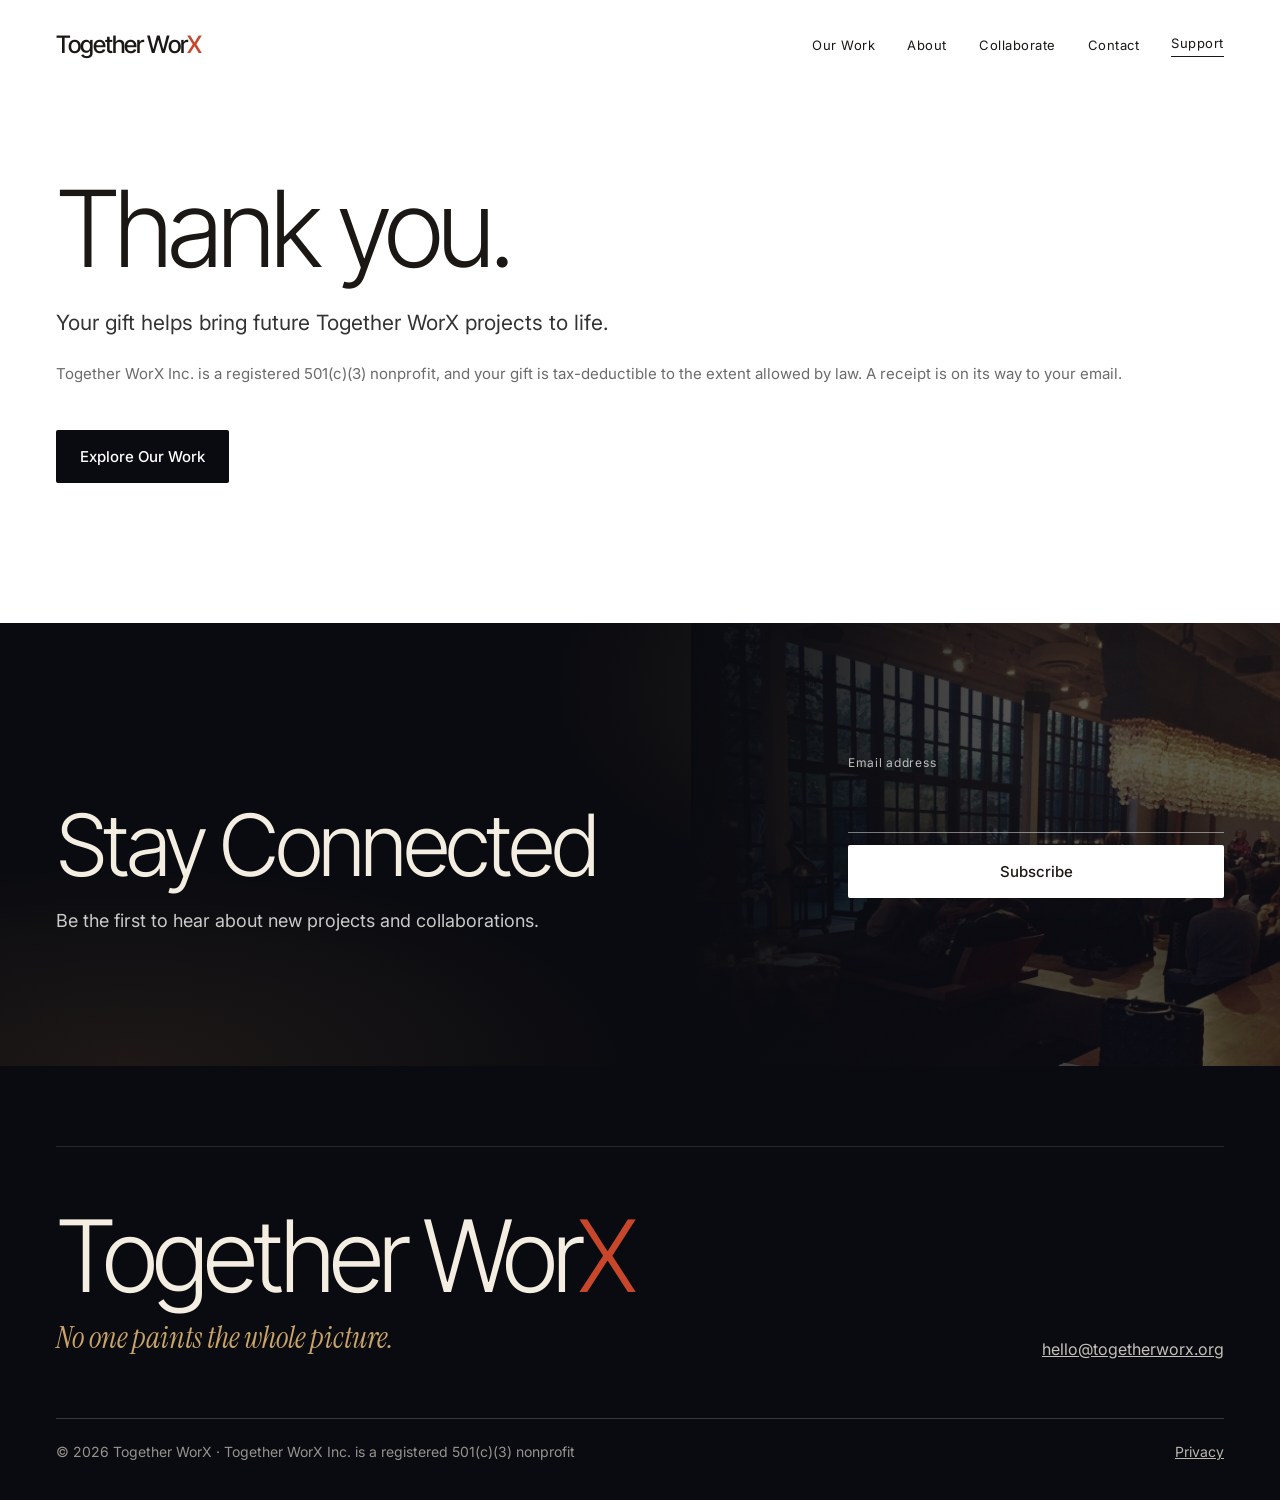
<file: thank-you/index.html>
<!DOCTYPE html>
<html lang="en" class="no-js">
<head>
<meta charset="utf-8">
<meta name="viewport" content="width=device-width,initial-scale=1">
<meta name="google-site-verification" content="f2CAPxY2Q7tR9GoJhNDx_mRVmQp67kJo-Qw7sIA9UQA">
<meta name="google-site-verification" content="eiMNw6bglB9FnQl76SYLS9S_dY-swa2n_jrqpjVYyXA">
<title>Thank you | Together WorX</title>
<meta name="description" content="Thank you for supporting Together WorX.">
<link rel="canonical" href="https://togetherworx.org/thank-you/">
<meta property="og:type" content="website">
<meta property="og:site_name" content="Together WorX">
<meta property="og:url" content="https://togetherworx.org/thank-you/">
<meta property="og:title" content="Thank you | Together WorX">
<meta property="og:description" content="Thank you for supporting Together WorX.">
<meta property="og:image" content="https://togetherworx.org/assets/og.jpg">
<meta name="twitter:card" content="summary_large_image">
<link rel="icon" href="/assets/together-worx-logo-dark.svg" type="image/svg+xml">
<link rel="preconnect" href="https://fonts.googleapis.com">
<link rel="preconnect" href="https://fonts.gstatic.com" crossorigin>
<link href="https://fonts.googleapis.com/css2?family=Instrument+Serif:ital@0;1&family=Inter+Tight:wght@300;400;500&family=Inter:wght@400;500;600&display=swap" rel="stylesheet">
<link rel="stylesheet" href="/assets/site.css">
<script type="application/ld+json">{"@context": "https://schema.org", "@type": "NGO", "name": "Together WorX", "legalName": "Together WorX Inc.", "alternateName": ["Together Works", "TogetherWorX", "Together WorX Inc."], "url": "https://togetherworx.org", "email": "hello@togetherworx.org", "nonprofitStatus": "Nonprofit501c3", "slogan": "No one paints the whole picture.", "logo": "https://togetherworx.org/assets/together-worx-logo-dark.png", "@id": "https://togetherworx.org/#org"}</script>
<script>document.documentElement.classList.remove('no-js')</script>
</head>
<body>
<a class="skip" href="#main">Skip to content</a>
<main id="main">
<header class="site-head">
    <a class="brand" href="/" aria-label="Together WorX home">Together Wor<span>X</span></a>
    <button class="menu-btn" aria-expanded="false" aria-controls="nav">Menu</button>
    <nav class="nav" id="nav" aria-label="Main">
      <a href="/work/">Our Work</a>
      <a href="/about/">About</a>
      <a href="/collaborate/">Collaborate</a>
      <a href="/contact/">Contact</a>
      <a class="support" href="/collaborate/#support">Support</a>
    </nav>
  </header>
<section class="simple">
  <h1>Thank you.</h1>
  <p class="lead">Your gift helps bring future Together WorX projects to life.</p>
  <p class="tax" style="font-size:15px;margin-top:22px">Together WorX Inc. is a registered 501(c)(3) nonprofit, and your gift is tax-deductible to the extent allowed by law. A receipt is on its way to your email.</p>
  <p style="margin-top:44px"><a class="btn btn-dark" href="/work/">Explore Our Work</a></p>
</section>
</main>
<section class="stay" aria-labelledby="stay-h">
  <img class="bg" src="/assets/img/urban-zen-room.jpg" alt="" loading="lazy">
  <div class="fade" aria-hidden="true"></div>
  <div class="inner g12">
    <div class="copy">
      <h2 id="stay-h">Stay Connected</h2>
      <p>Be the first to hear about new projects and collaborations.</p>
    </div>
    <form name="updates" method="POST" data-netlify="true" netlify-honeypot="bot-field" class="js-form" data-ok="Thank you. You're on the list.">
      <input type="hidden" name="form-name" value="updates">
      <p hidden><label>Leave this empty <input name="bot-field"></label></p>
      <label>Email address<input type="email" name="email" autocomplete="email" required></label>
      <button class="btn btn-light" type="submit">Subscribe</button>
      <p class="note" role="status"></p>
    </form>
  </div>
</section><footer class="site-foot">
  <div class="foot-top">
    <div>
      <a class="foot-brand" href="/" aria-label="Together WorX home">Together Wor<span>X</span></a>
      <p class="foot-tag">No one paints the whole picture.</p>
    </div>
    <div class="foot-right">
      <a class="foot-mail" href="mailto:hello@togetherworx.org">hello@togetherworx.org</a>
    </div>
  </div>
  <div class="legal"><span>© 2026 Together WorX · Together WorX Inc. is a registered 501(c)(3) nonprofit</span><a href="/privacy/">Privacy</a></div>
</footer>
<script src="/assets/site.js" defer></script>
</body>
</html>
</file>
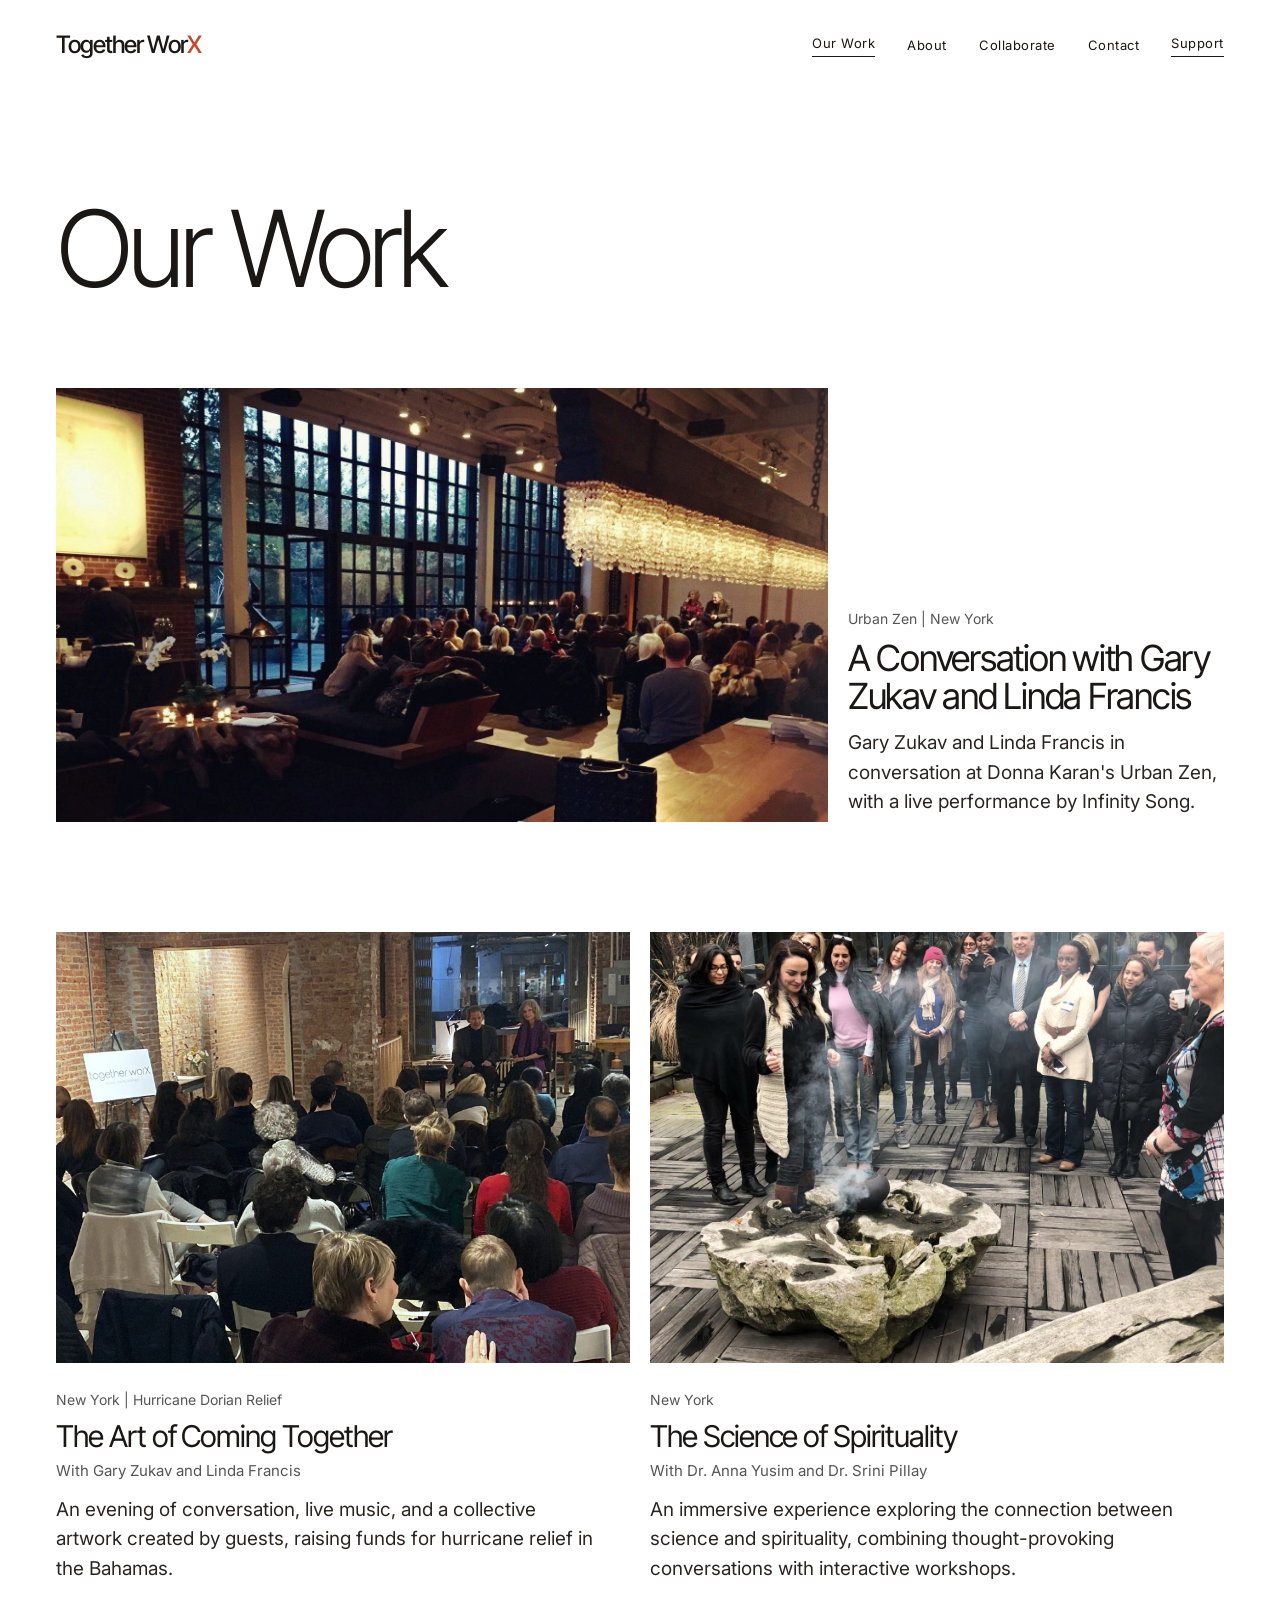
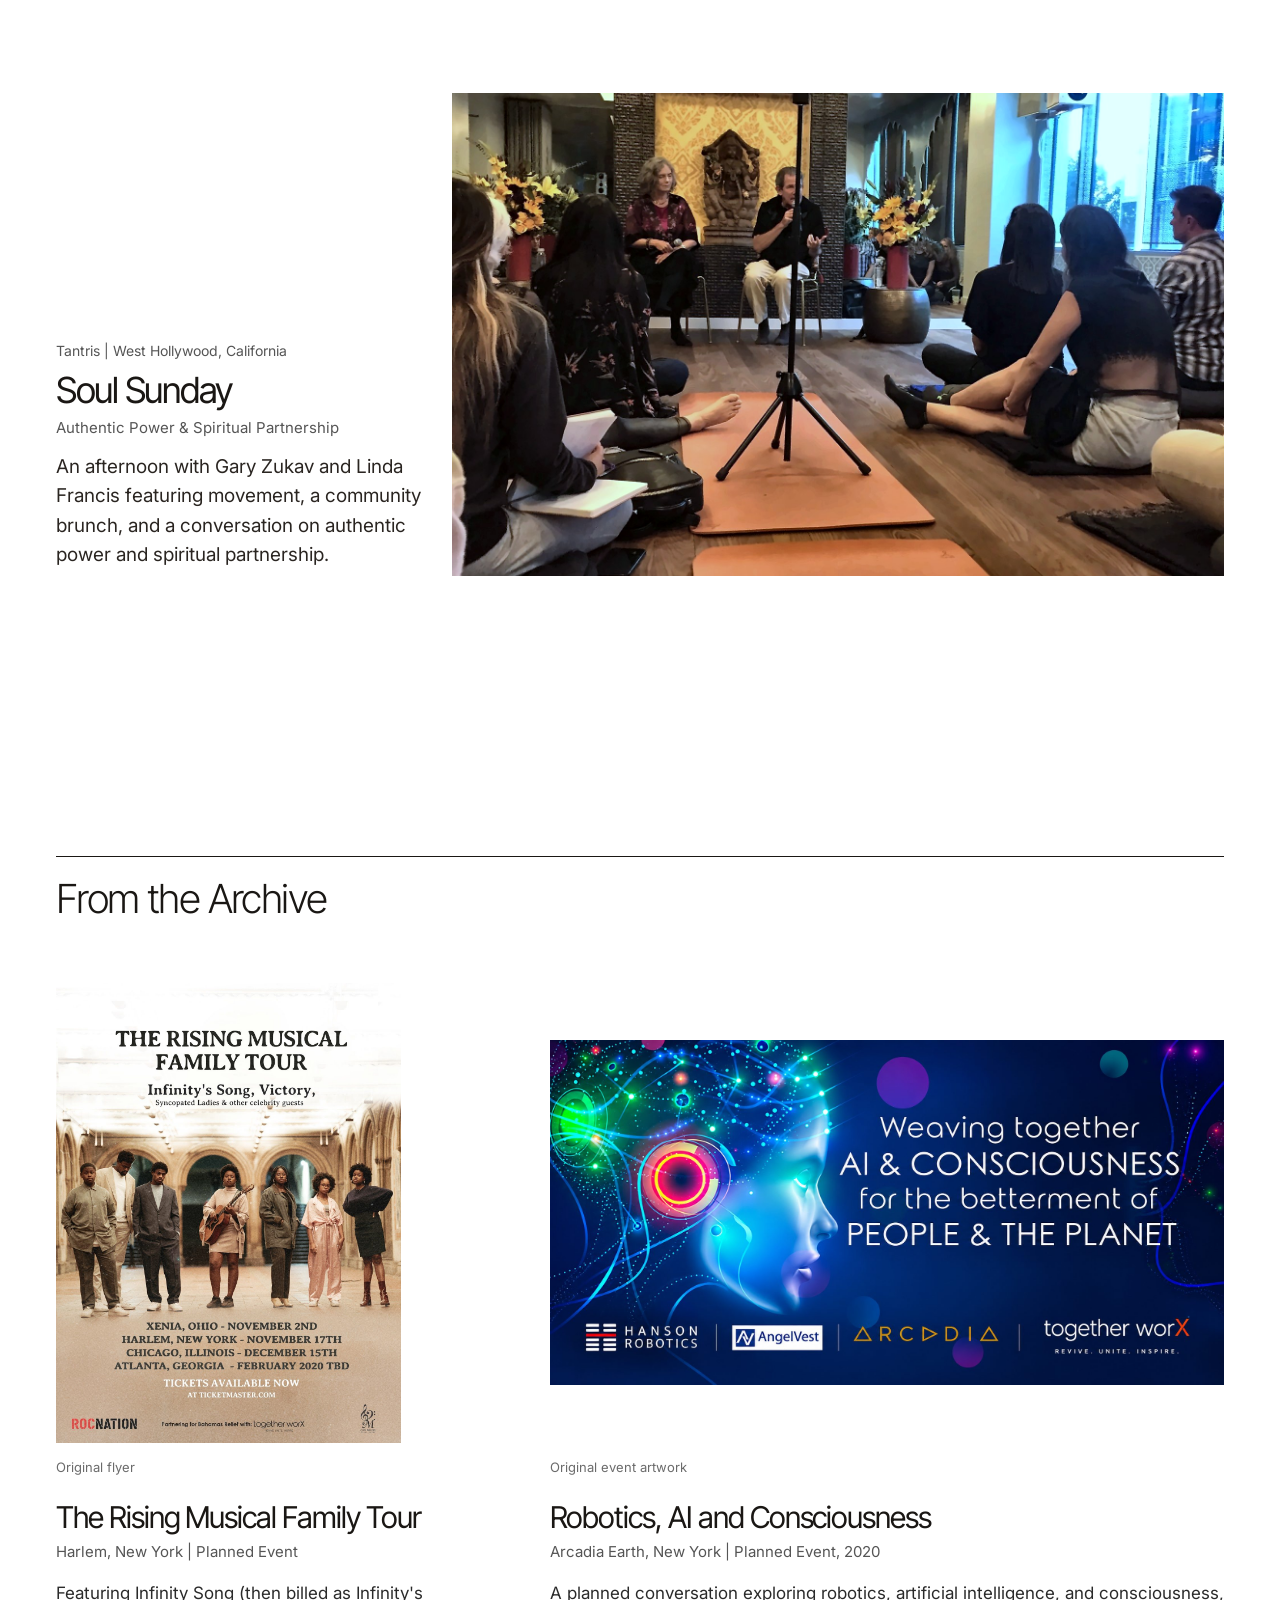
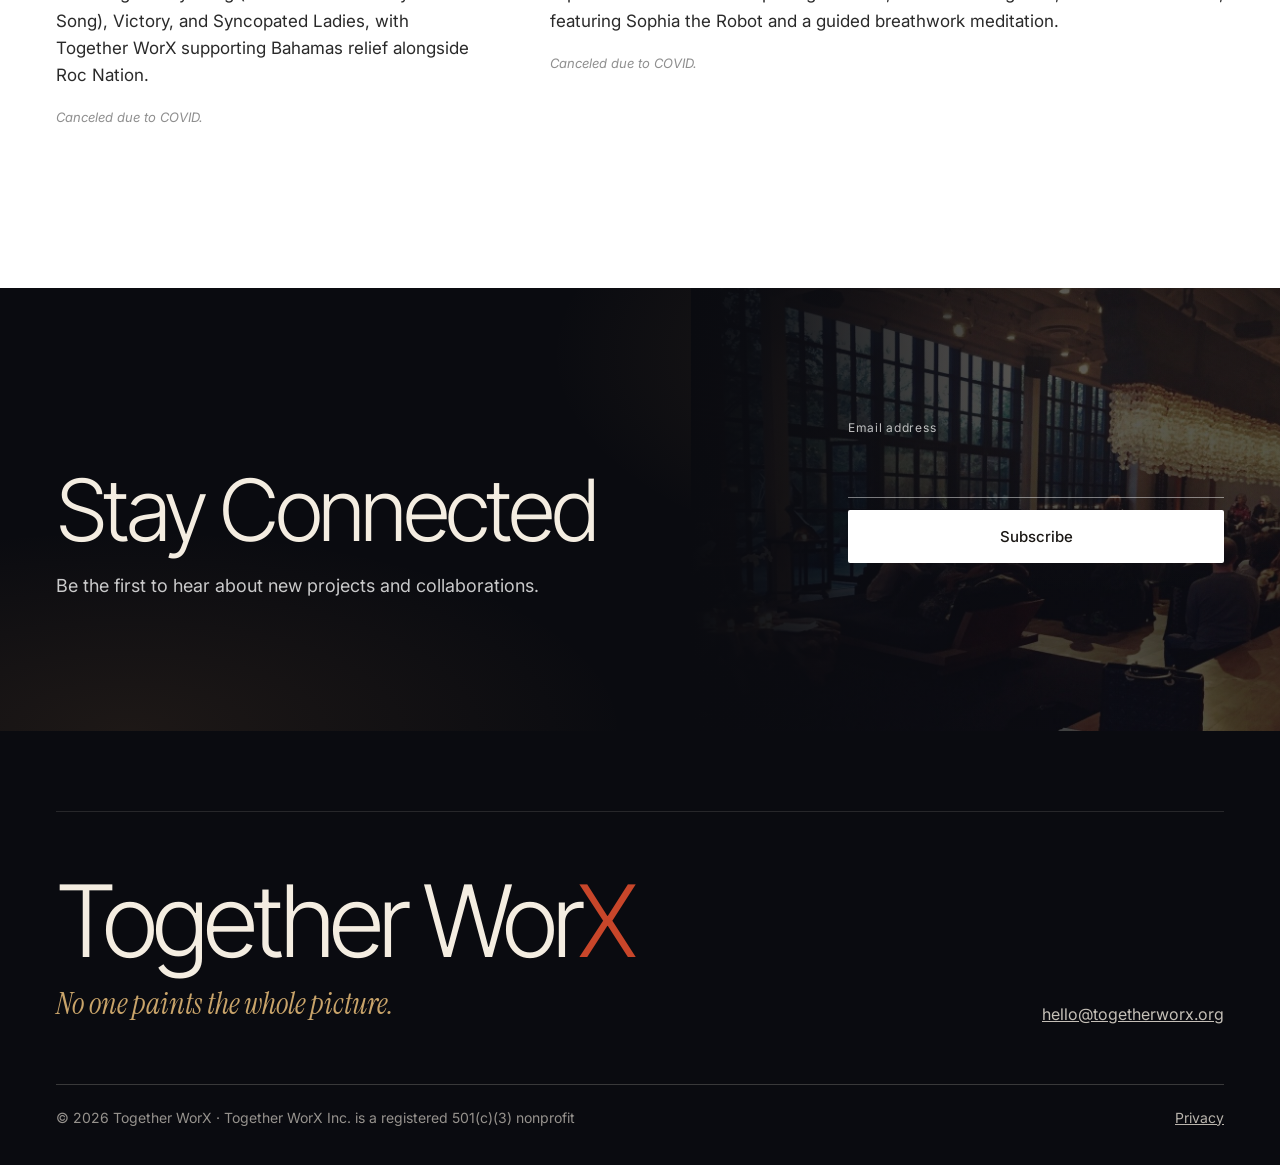
<file: work/index.html>
<!DOCTYPE html>
<html lang="en" class="no-js">
<head>
<meta charset="utf-8">
<meta name="viewport" content="width=device-width,initial-scale=1">
<meta name="google-site-verification" content="f2CAPxY2Q7tR9GoJhNDx_mRVmQp67kJo-Qw7sIA9UQA">
<meta name="google-site-verification" content="eiMNw6bglB9FnQl76SYLS9S_dY-swa2n_jrqpjVYyXA">
<title>Our Work | Together WorX</title>
<meta name="description" content="Projects and collaborations from Together WorX, from Urban Zen in New York to Tantris in Los Angeles.">
<link rel="canonical" href="https://togetherworx.org/work/">
<meta property="og:type" content="website">
<meta property="og:site_name" content="Together WorX">
<meta property="og:url" content="https://togetherworx.org/work/">
<meta property="og:title" content="Our Work | Together WorX">
<meta property="og:description" content="Projects and collaborations from Together WorX, from Urban Zen in New York to Tantris in Los Angeles.">
<meta property="og:image" content="https://togetherworx.org/assets/og.jpg">
<meta name="twitter:card" content="summary_large_image">
<link rel="icon" href="/assets/together-worx-logo-dark.svg" type="image/svg+xml">
<link rel="preconnect" href="https://fonts.googleapis.com">
<link rel="preconnect" href="https://fonts.gstatic.com" crossorigin>
<link href="https://fonts.googleapis.com/css2?family=Instrument+Serif:ital@0;1&family=Inter+Tight:wght@300;400;500&family=Inter:wght@400;500;600&display=swap" rel="stylesheet">
<link rel="stylesheet" href="/assets/site.css">
<script type="application/ld+json">{"@context": "https://schema.org", "@type": "NGO", "name": "Together WorX", "legalName": "Together WorX Inc.", "alternateName": ["Together Works", "TogetherWorX", "Together WorX Inc."], "url": "https://togetherworx.org", "email": "hello@togetherworx.org", "nonprofitStatus": "Nonprofit501c3", "slogan": "No one paints the whole picture.", "logo": "https://togetherworx.org/assets/together-worx-logo-dark.png", "@id": "https://togetherworx.org/#org"}</script>
<script>document.documentElement.classList.remove('no-js')</script>
</head>
<body>
<a class="skip" href="#main">Skip to content</a>
<main id="main">
<header class="site-head">
    <a class="brand" href="/" aria-label="Together WorX home">Together Wor<span>X</span></a>
    <button class="menu-btn" aria-expanded="false" aria-controls="nav">Menu</button>
    <nav class="nav" id="nav" aria-label="Main">
      <a href="/work/" aria-current="page">Our Work</a>
      <a href="/about/">About</a>
      <a href="/collaborate/">Collaborate</a>
      <a href="/contact/">Contact</a>
      <a class="support" href="/collaborate/#support">Support</a>
    </nav>
  </header>
<section class="work" style="padding-top:110px">
  <h1 class="page-title">Our Work</h1>
  <a class="g12 hp-lead card-link rv" href="/work/urban-zen/">
      <div class="frame wipe"><img src="/assets/img/urban-zen-room.jpg" alt="The candlelit room at Urban Zen, with tall windows and a crystal chandelier, full of guests at the first Together WorX event" loading="lazy" width="1600" height="906"></div>
      <div class="proj-text">
        <p class="meta">Urban Zen | New York</p>
        <h3 class="h3">A Conversation with Gary Zukav and Linda Francis</h3>
        <p class="desc">Gary Zukav and Linda Francis in conversation at Donna Karan's Urban Zen, with a live performance by Infinity Song.</p>
      </div>
    </a>
    <div class="g12 hp-pair">
      <a class="card-link rv" href="/work/art-of-coming-together/">
        <img src="/assets/img/gallery.jpg" alt="Guests gathered in the brick gallery for The Art of Coming Together" loading="lazy" width="1800" height="1350">
        <div class="proj-text">
          <p class="meta">New York | Hurricane Dorian Relief</p>
          <h3 class="h3">The Art of Coming Together</h3>
          <p class="with">With Gary Zukav and Linda Francis</p>
          <p class="desc">An evening of conversation, live music, and a collective artwork created by guests, raising funds for hurricane relief in the Bahamas.</p>
        </div>
      </a>
      <a class="card-link rv" href="/work/science-of-spirituality/">
        <div class="frame"><img src="/assets/img/fire-ceremony.jpg" alt="Guests gathered around a fire ceremony in a courtyard at The Science of Spirituality" loading="lazy" width="1350" height="1800" style="object-position:center 60%"></div>
        <div class="proj-text">
          <p class="meta">New York</p>
          <h3 class="h3">The Science of Spirituality</h3>
          <p class="with">With Dr. Anna Yusim and Dr. Srini Pillay</p>
          <p class="desc">An immersive experience exploring the connection between science and spirituality, combining thought-provoking conversations with interactive workshops.</p>
        </div>
      </a>
    </div><a class="g12 hp-lead rev card-link rv" href="/work/soul-sunday/">
      <div class="frame"><img src="/assets/img/soul-sunday-lecture.jpg" alt="Guests seated on the floor listening to Gary Zukav and Linda Francis at Tantris" loading="lazy" width="1600" height="1600"></div>
      <div class="proj-text">
        <p class="meta">Tantris | West Hollywood, California</p>
        <h3 class="h3">Soul Sunday</h3>
        <p class="with">Authentic Power &amp; Spiritual Partnership</p>
        <p class="desc">An afternoon with Gary Zukav and Linda Francis featuring movement, a community brunch, and a conversation on authentic power and spiritual partnership.</p>
      </div>
    </a>
</section>
<section class="archive" aria-labelledby="arch-h">
  <div class="rule"><h2 id="arch-h">From the Archive</h2></div>
  <div class="arch-grid">
    <article class="rv">
      <figure class="arch-fig"><img class="tall" src="/assets/img/flyer-rising-tour.jpg" alt="Original flyer for The Rising Musical Family Tour featuring Infinity's Song, Victory and Syncopated Ladies, naming Together WorX as Bahamas relief partner" loading="lazy" width="1218" height="1624"></figure>
      <p class="cap">Original flyer</p>
      <h3 class="h3">The Rising Musical Family Tour</h3>
      <p class="meta">Harlem, New York | Planned Event</p>
      <p class="adesc">Featuring Infinity Song (then billed as Infinity's Song), Victory, and Syncopated Ladies, with Together WorX supporting Bahamas relief alongside Roc Nation.</p>
      <p class="canceled">Canceled due to COVID.</p>
    </article>
    <article class="rv">
      <figure class="arch-fig"><img class="wide" src="/assets/img/artwork-robotics.jpg" alt="Original event artwork for Robotics, AI and Consciousness, with Hanson Robotics, AngelVest, Arcadia and Together WorX" loading="lazy" width="1752" height="897"></figure>
      <p class="cap">Original event artwork</p>
      <h3 class="h3">Robotics, AI and Consciousness</h3>
      <p class="meta">Arcadia Earth, New York | Planned Event, 2020</p>
      <p class="adesc">A planned conversation exploring robotics, artificial intelligence, and consciousness, featuring Sophia the Robot and a guided breathwork meditation.</p>
      <p class="canceled">Canceled due to COVID.</p>
    </article>
  </div>
</section>
</main>
<section class="stay" aria-labelledby="stay-h">
  <img class="bg" src="/assets/img/urban-zen-room.jpg" alt="" loading="lazy">
  <div class="fade" aria-hidden="true"></div>
  <div class="inner g12">
    <div class="copy">
      <h2 id="stay-h">Stay Connected</h2>
      <p>Be the first to hear about new projects and collaborations.</p>
    </div>
    <form name="updates" method="POST" data-netlify="true" netlify-honeypot="bot-field" class="js-form" data-ok="Thank you. You're on the list.">
      <input type="hidden" name="form-name" value="updates">
      <p hidden><label>Leave this empty <input name="bot-field"></label></p>
      <label>Email address<input type="email" name="email" autocomplete="email" required></label>
      <button class="btn btn-light" type="submit">Subscribe</button>
      <p class="note" role="status"></p>
    </form>
  </div>
</section><footer class="site-foot">
  <div class="foot-top">
    <div>
      <a class="foot-brand" href="/" aria-label="Together WorX home">Together Wor<span>X</span></a>
      <p class="foot-tag">No one paints the whole picture.</p>
    </div>
    <div class="foot-right">
      <a class="foot-mail" href="mailto:hello@togetherworx.org">hello@togetherworx.org</a>
    </div>
  </div>
  <div class="legal"><span>© 2026 Together WorX · Together WorX Inc. is a registered 501(c)(3) nonprofit</span><a href="/privacy/">Privacy</a></div>
</footer>
<script src="/assets/site.js" defer></script>
</body>
</html>
</file>
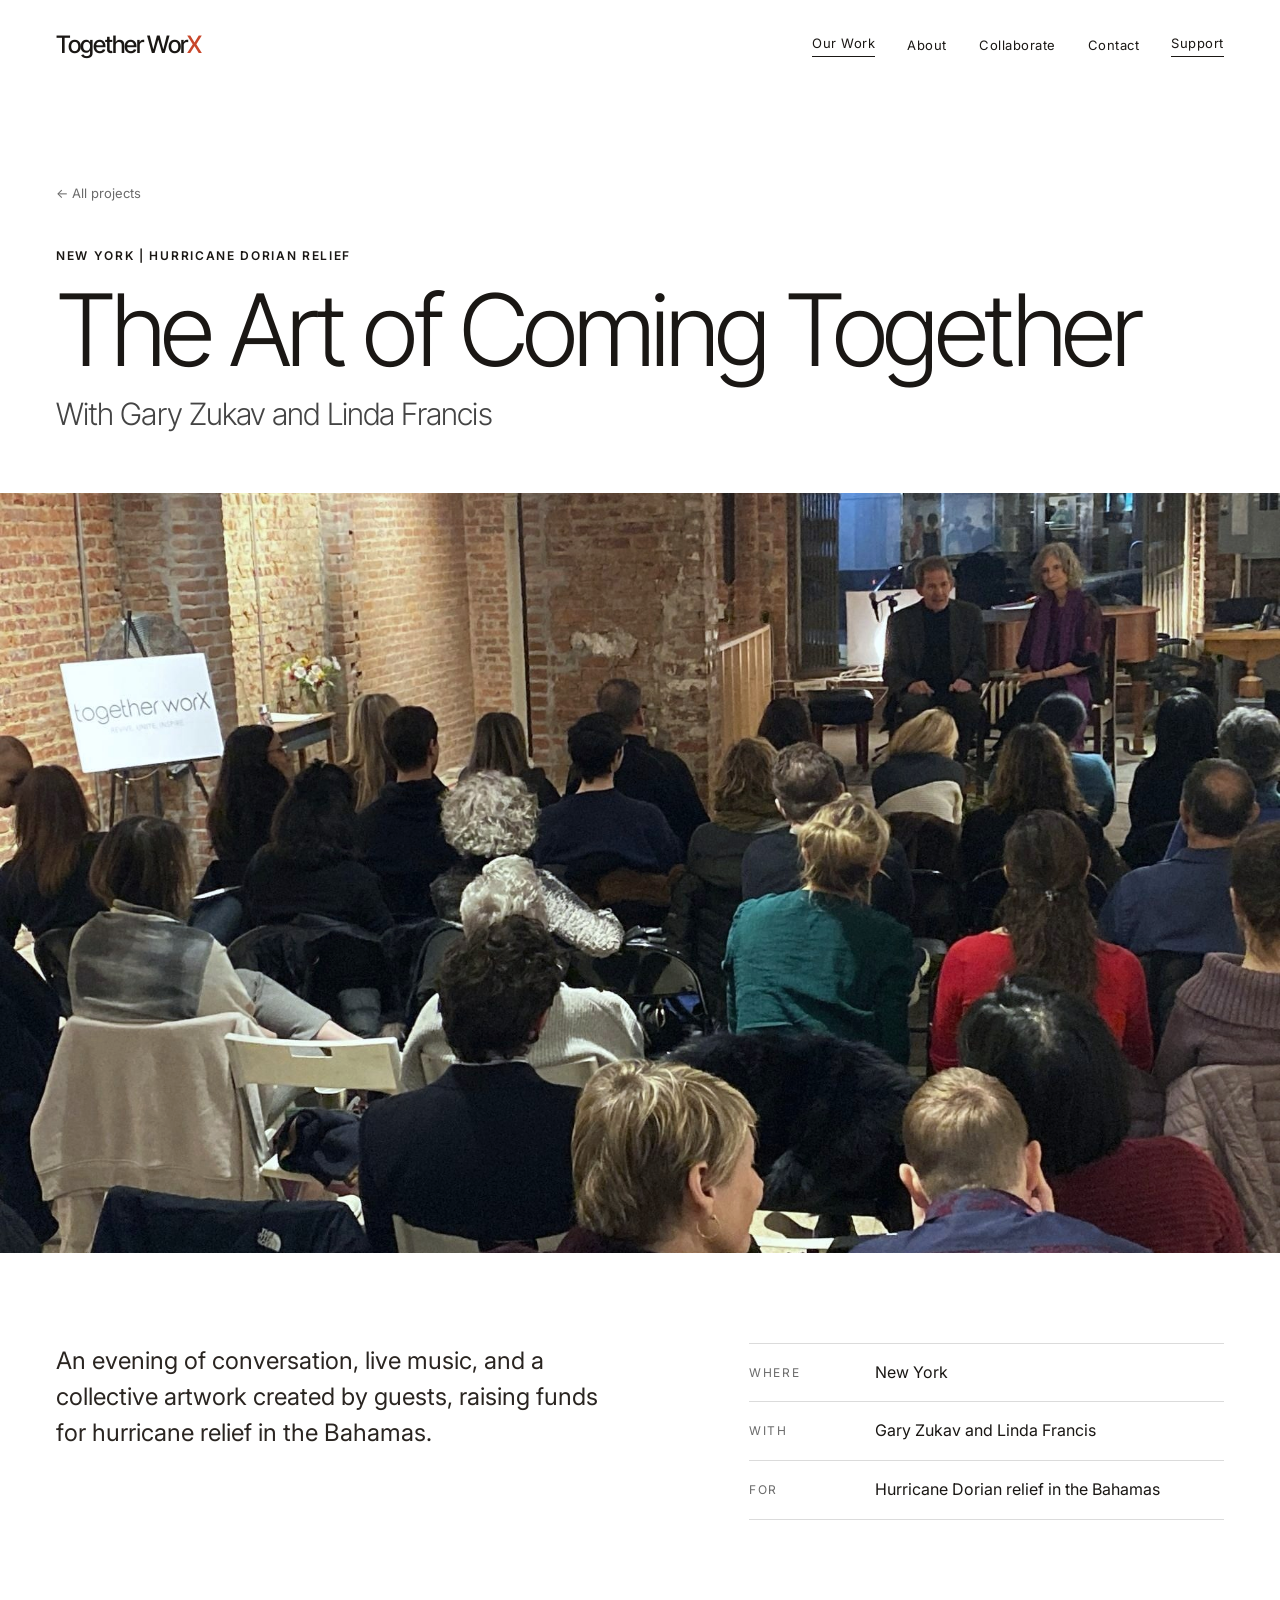
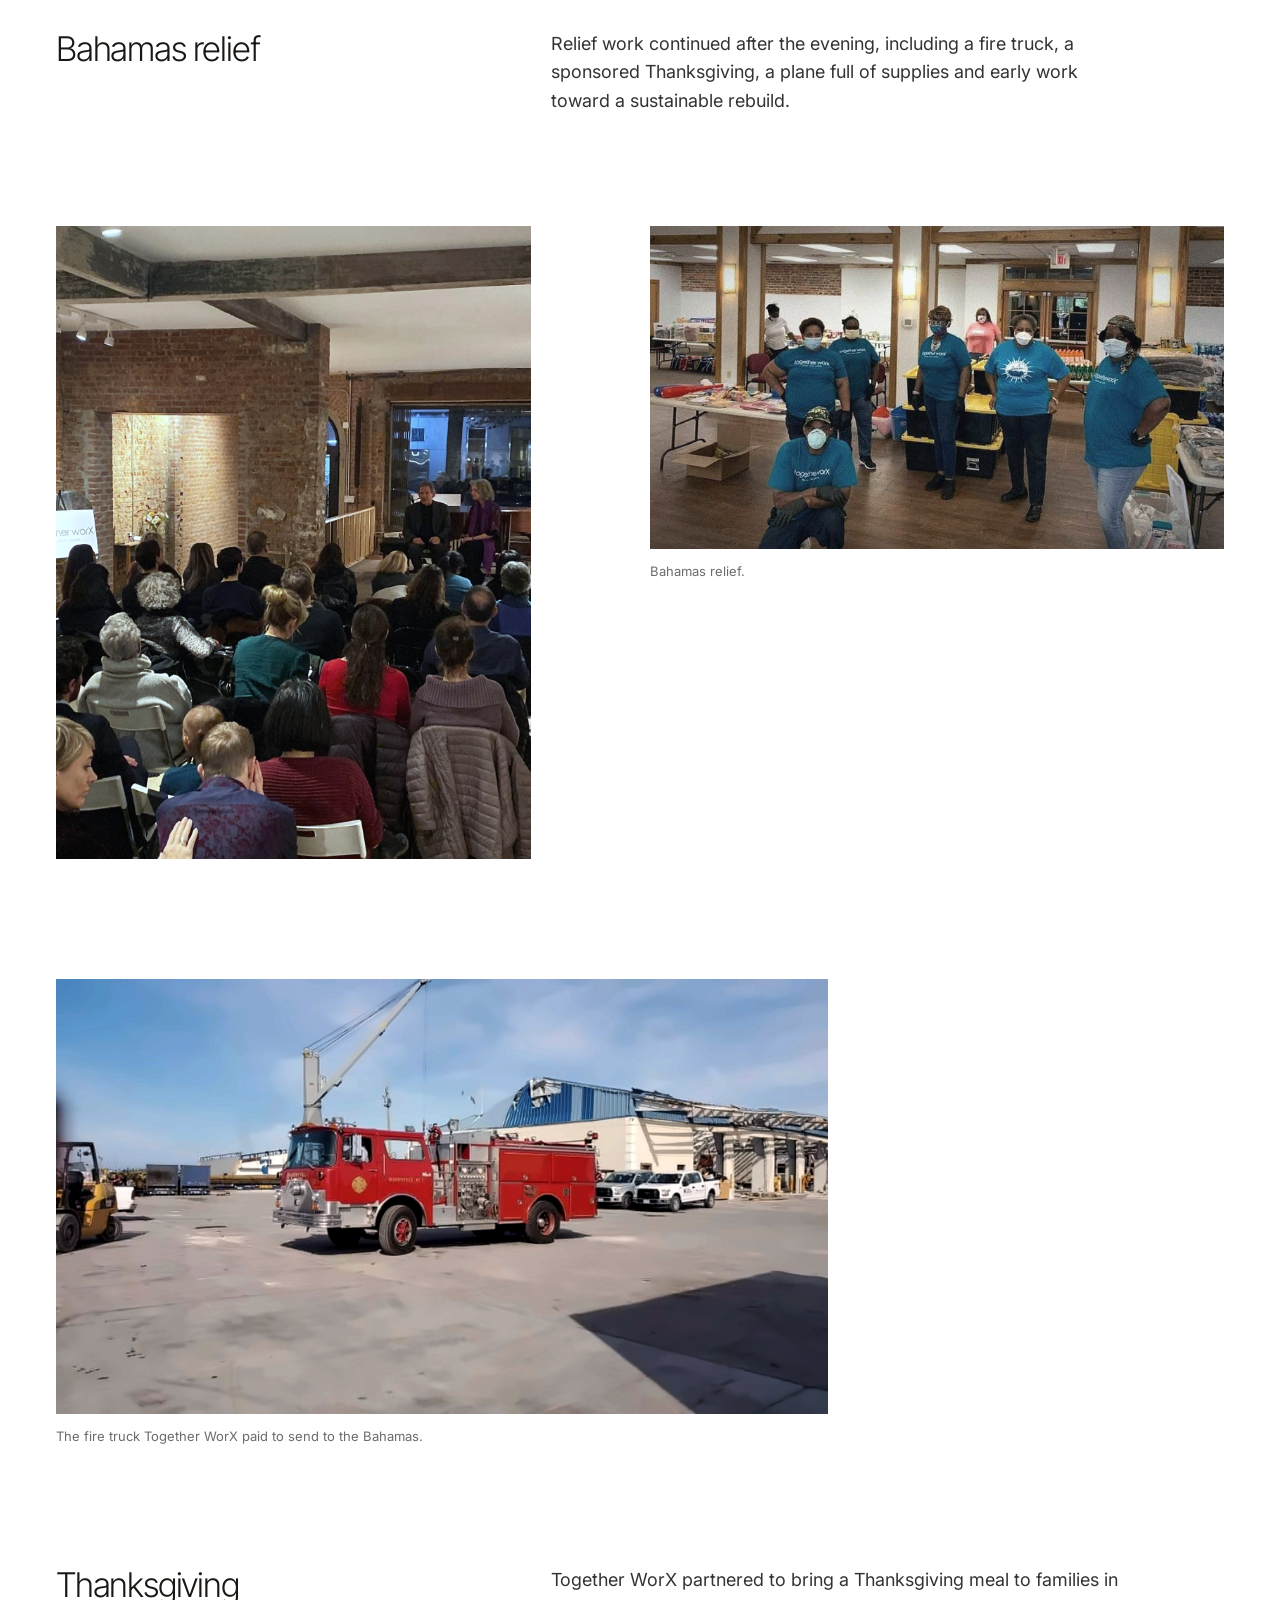
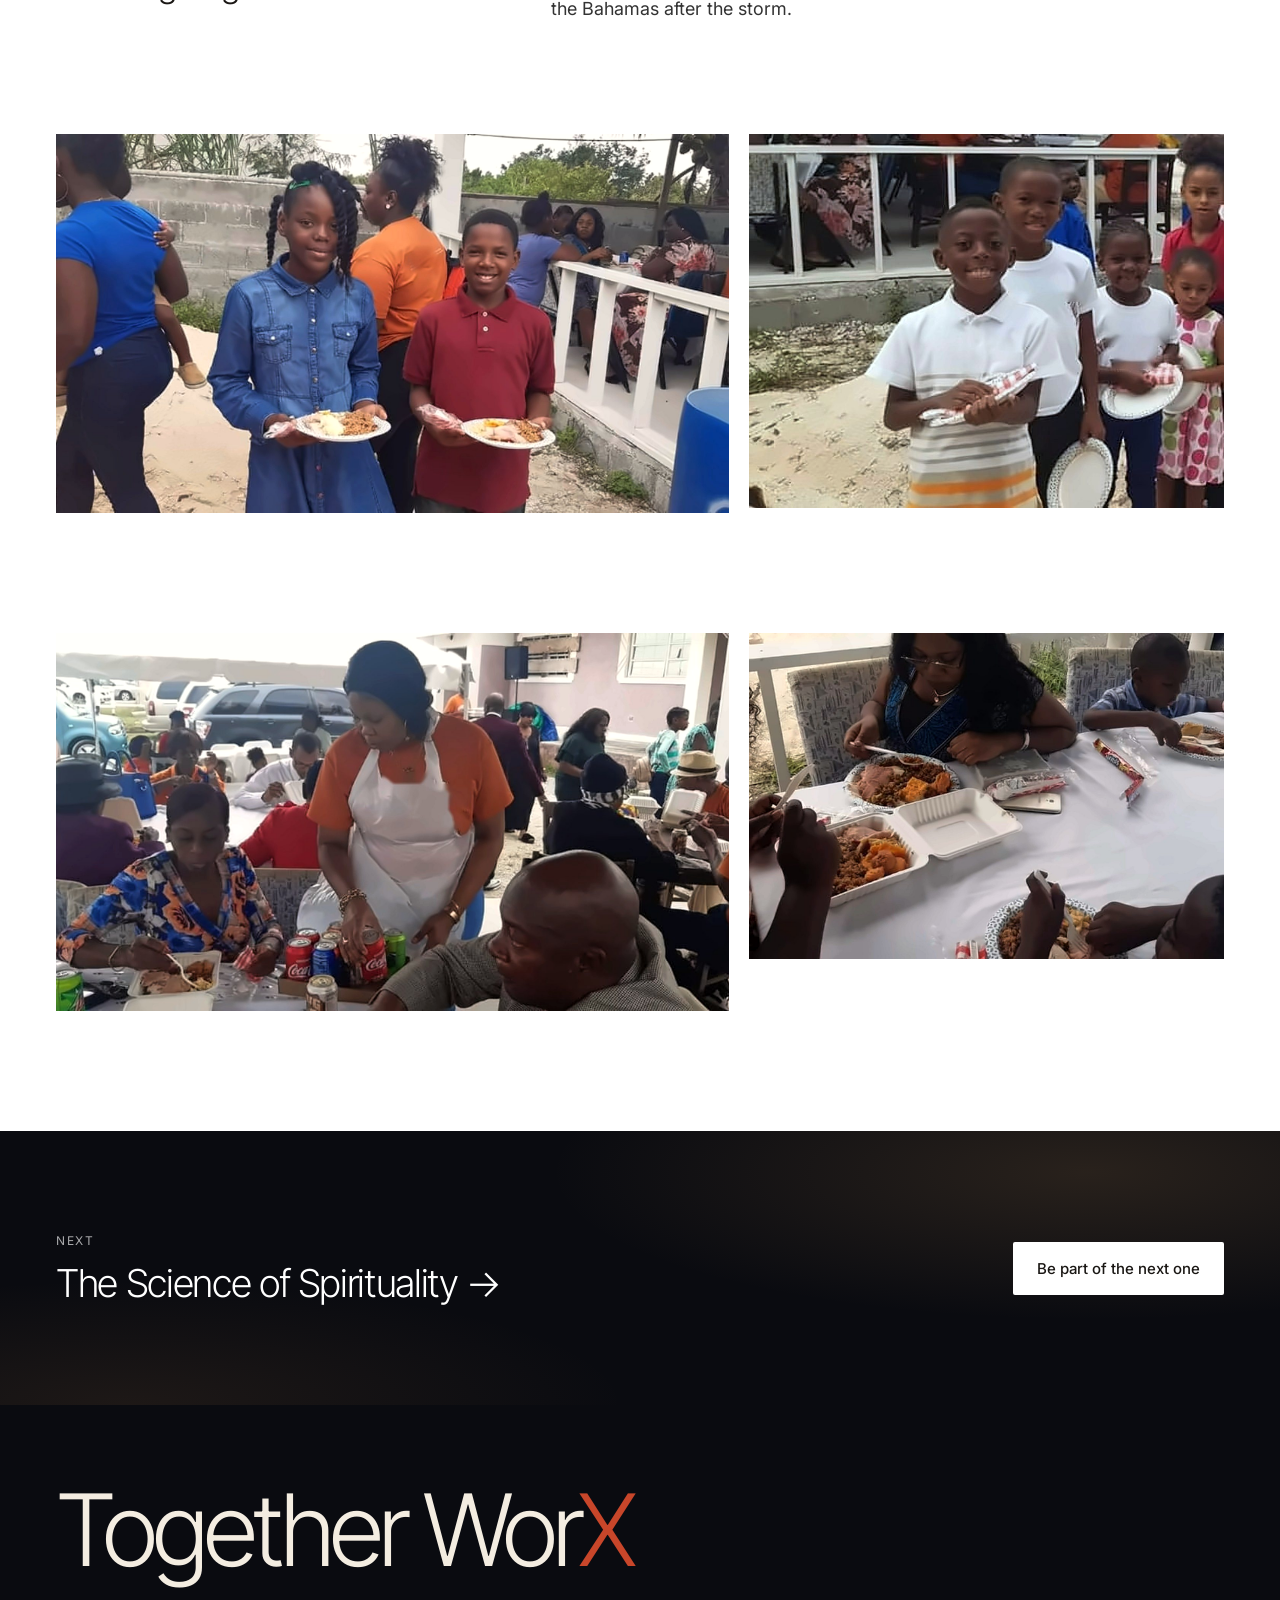
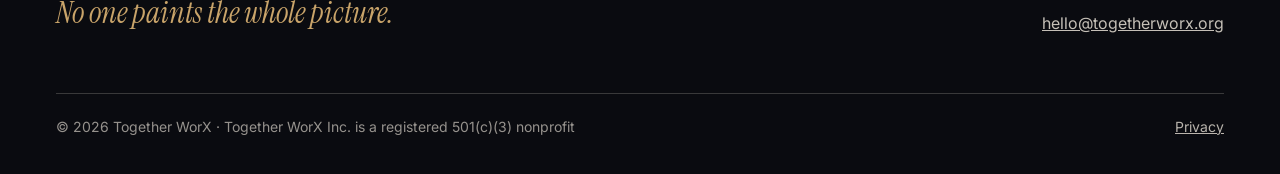
<file: work/art-of-coming-together/index.html>
<!DOCTYPE html>
<html lang="en" class="no-js">
<head>
<meta charset="utf-8">
<meta name="viewport" content="width=device-width,initial-scale=1">
<meta name="google-site-verification" content="f2CAPxY2Q7tR9GoJhNDx_mRVmQp67kJo-Qw7sIA9UQA">
<meta name="google-site-verification" content="eiMNw6bglB9FnQl76SYLS9S_dY-swa2n_jrqpjVYyXA">
<title>The Art of Coming Together | Together WorX</title>
<meta name="description" content="An evening with Gary Zukav and Linda Francis raising funds for hurricane relief in the Bahamas.">
<link rel="canonical" href="https://togetherworx.org/work/art-of-coming-together/">
<meta property="og:type" content="website">
<meta property="og:site_name" content="Together WorX">
<meta property="og:url" content="https://togetherworx.org/work/art-of-coming-together/">
<meta property="og:title" content="The Art of Coming Together | Together WorX">
<meta property="og:description" content="An evening with Gary Zukav and Linda Francis raising funds for hurricane relief in the Bahamas.">
<meta property="og:image" content="https://togetherworx.org/assets/img/gallery.jpg">
<meta name="twitter:card" content="summary_large_image">
<link rel="icon" href="/assets/together-worx-logo-dark.svg" type="image/svg+xml">
<link rel="preconnect" href="https://fonts.googleapis.com">
<link rel="preconnect" href="https://fonts.gstatic.com" crossorigin>
<link href="https://fonts.googleapis.com/css2?family=Instrument+Serif:ital@0;1&family=Inter+Tight:wght@300;400;500&family=Inter:wght@400;500;600&display=swap" rel="stylesheet">
<link rel="stylesheet" href="/assets/site.css">
<script type="application/ld+json">{"@context": "https://schema.org", "@type": "NGO", "name": "Together WorX", "legalName": "Together WorX Inc.", "alternateName": ["Together Works", "TogetherWorX", "Together WorX Inc."], "url": "https://togetherworx.org", "email": "hello@togetherworx.org", "nonprofitStatus": "Nonprofit501c3", "slogan": "No one paints the whole picture.", "logo": "https://togetherworx.org/assets/together-worx-logo-dark.png", "@id": "https://togetherworx.org/#org"}</script>
<script>document.documentElement.classList.remove('no-js')</script>
</head>
<body>
<a class="skip" href="#main">Skip to content</a>
<main id="main">
<header class="site-head">
    <a class="brand" href="/" aria-label="Together WorX home">Together Wor<span>X</span></a>
    <button class="menu-btn" aria-expanded="false" aria-controls="nav">Menu</button>
    <nav class="nav" id="nav" aria-label="Main">
      <a href="/work/" aria-current="page">Our Work</a>
      <a href="/about/">About</a>
      <a href="/collaborate/">Collaborate</a>
      <a href="/contact/">Contact</a>
      <a class="support" href="/collaborate/#support">Support</a>
    </nav>
  </header>
<section class="pj-top"><a class="back" href="/work/">← All projects</a><p class="label">New York | Hurricane Dorian Relief</p><h1>The Art of Coming Together</h1><p class="sub">With Gary Zukav and Linda Francis</p></section>
<img class="pj-hero" src="/assets/img/gallery.jpg" alt="Guests gathered in the brick gallery, facing Gary Zukav and Linda Francis" width="1800" height="1350">
<section class="pj-body g12">
  <p class="lede">An evening of conversation, live music, and a collective artwork created by guests, raising funds for hurricane relief in the Bahamas.</p>
  <div style="grid-column:8/span 5"><dl class="facts"><div><dt>Where</dt><dd>New York</dd></div><div><dt>With</dt><dd>Gary Zukav and Linda Francis</dd></div><div><dt>For</dt><dd>Hurricane Dorian relief in the Bahamas</dd></div></dl></div>
</section>
<section class="pj-section g12">
  <h2>Bahamas relief</h2>
  <p class="txt">Relief work continued after the evening, including a fire truck, a sponsored Thanksgiving, a plane full of supplies and early work toward a sustainable rebuild.</p>
</section>
<section class="pj-gallery">
  <div class="g12">
    <figure class="gal-l rv"><img src="/assets/img/gallery-2.jpg" alt="Guests seated in the brick gallery during the conversation" loading="lazy" width="1350" height="1800"></figure>
    <figure class="gal-r rv"><img src="/assets/img/bahamas-relief.jpg" alt="Volunteers in Together WorX shirts" loading="lazy" width="1600" height="886" style="aspect-ratio:16/9"><figcaption class="cap" style="margin-top:12px">Bahamas relief.</figcaption></figure>
  </div>
</section>
<section class="pj-gallery">
  <div class="g12">
    <figure class="gal-c rv" style="margin-top:0"><img src="/assets/img/bahamas-fire-truck.jpg" alt="A red fire truck on the dock in the Bahamas after Hurricane Dorian" loading="lazy" width="1920" height="1080" style="aspect-ratio:16/9"><figcaption class="cap">The fire truck Together WorX paid to send to the Bahamas.</figcaption></figure>
  </div>
</section>
<section class="pj-section g12">
  <h2>Thanksgiving</h2>
  <p class="txt">Together WorX partnered to bring a Thanksgiving meal to families in the Bahamas after the storm.</p>
</section>
<section class="pj-gallery">
  <div class="g12">
    <figure class="gal-a rv"><img src="/assets/img/thanksgiving-plates.jpg" alt="Two children holding plates of Thanksgiving food" loading="lazy" width="1770" height="996"></figure>
    <figure class="gal-b rv"><img src="/assets/img/thanksgiving-line.jpg" alt="Children lined up with paper plates, waiting for Thanksgiving dinner" loading="lazy" width="910" height="716" style="aspect-ratio:910/716;object-position:center top"></figure>
  </div>
</section>
<section class="pj-gallery">
  <div class="g12">
    <figure class="gal-a rv"><img src="/assets/img/thanksgiving-serving.jpg" alt="A volunteer handing out drinks to guests eating under a tent" loading="lazy" width="2160" height="996"></figure>
    <figure class="gal-b rv"><img src="/assets/img/thanksgiving-family.jpg" alt="A family sharing Thanksgiving plates of turkey, rice and sweet potato" loading="lazy" width="1448" height="996" style="aspect-ratio:1448/996"></figure>
  </div>
</section>
<section class="next"><div class="in"><div><p class="label">Next</p><a class="big" href="/work/science-of-spirituality/">The Science of Spirituality →</a></div><a class="btn btn-light" href="/collaborate/">Be part of the next one</a></div></section>
</main>
<footer class="site-foot">
  <div class="foot-top">
    <div>
      <a class="foot-brand" href="/" aria-label="Together WorX home">Together Wor<span>X</span></a>
      <p class="foot-tag">No one paints the whole picture.</p>
    </div>
    <div class="foot-right">
      <a class="foot-mail" href="mailto:hello@togetherworx.org">hello@togetherworx.org</a>
    </div>
  </div>
  <div class="legal"><span>© 2026 Together WorX · Together WorX Inc. is a registered 501(c)(3) nonprofit</span><a href="/privacy/">Privacy</a></div>
</footer>
<script src="/assets/site.js" defer></script>
</body>
</html>
</file>
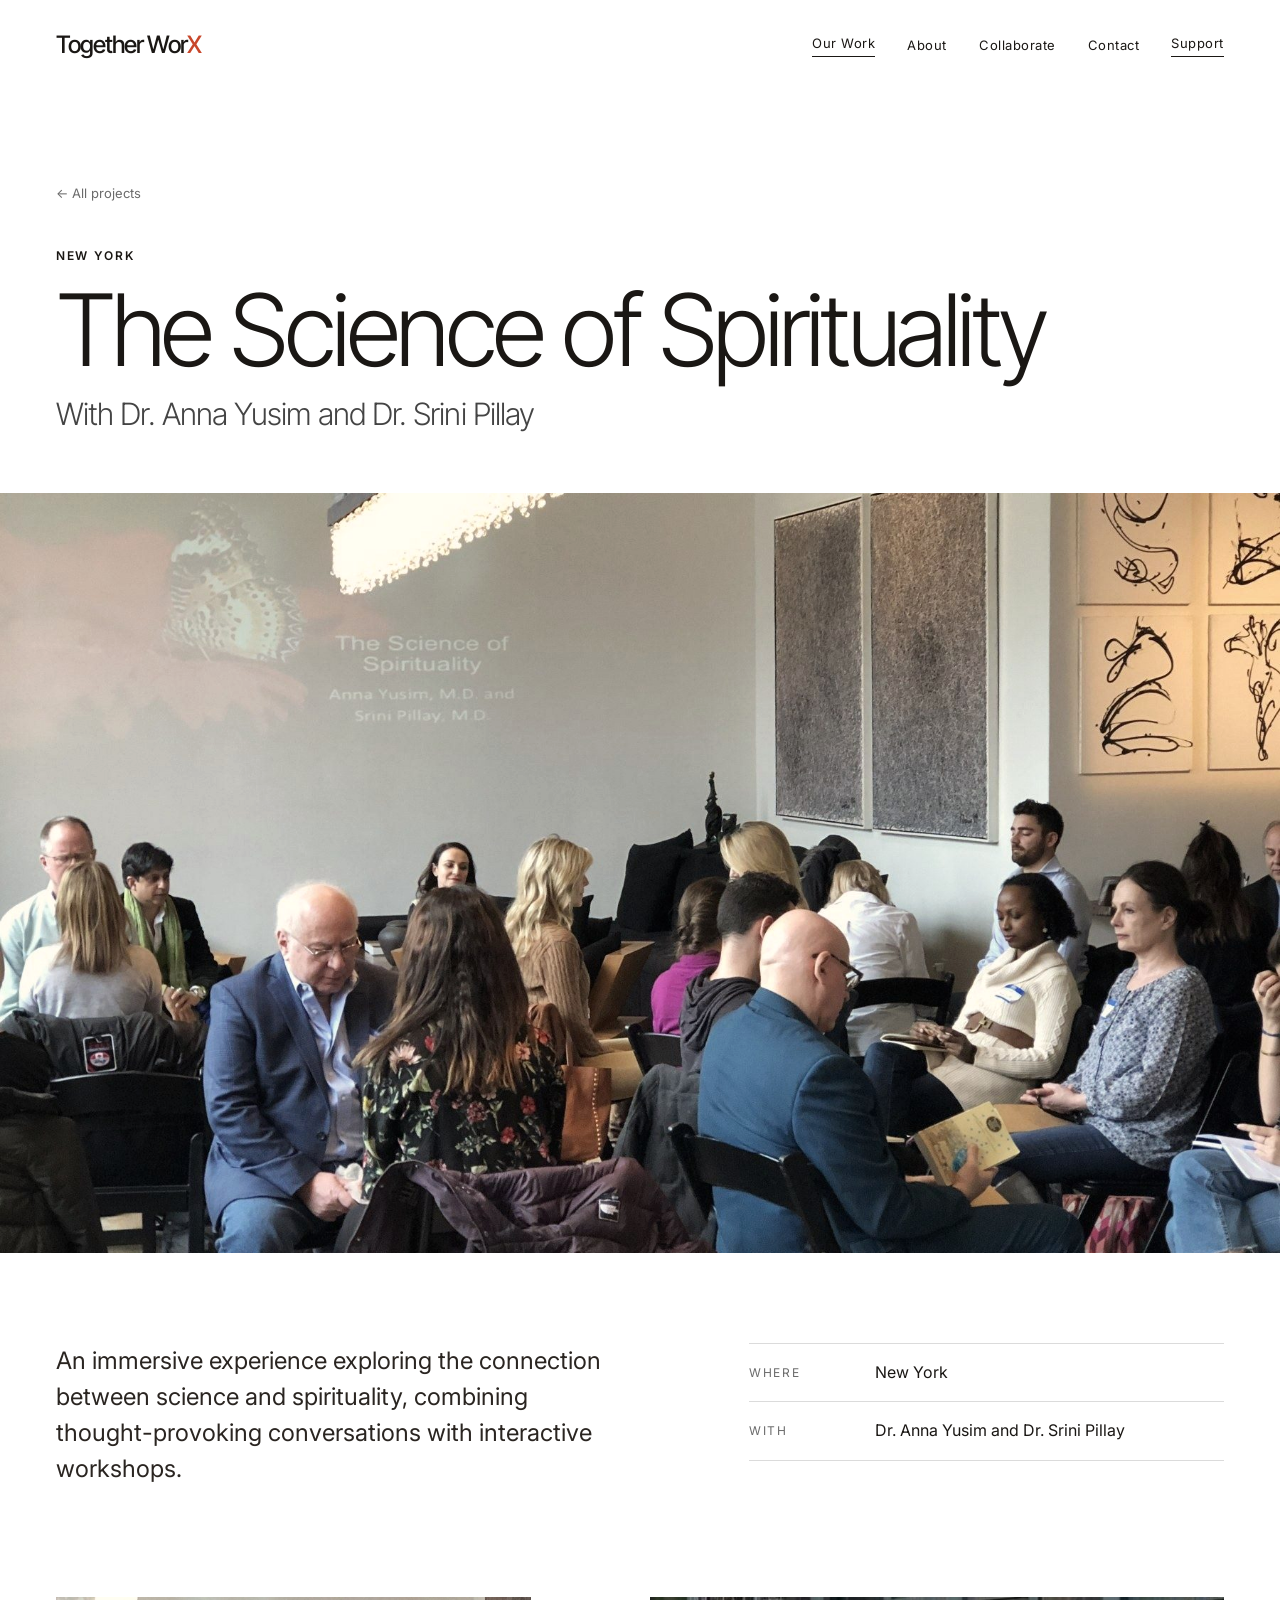
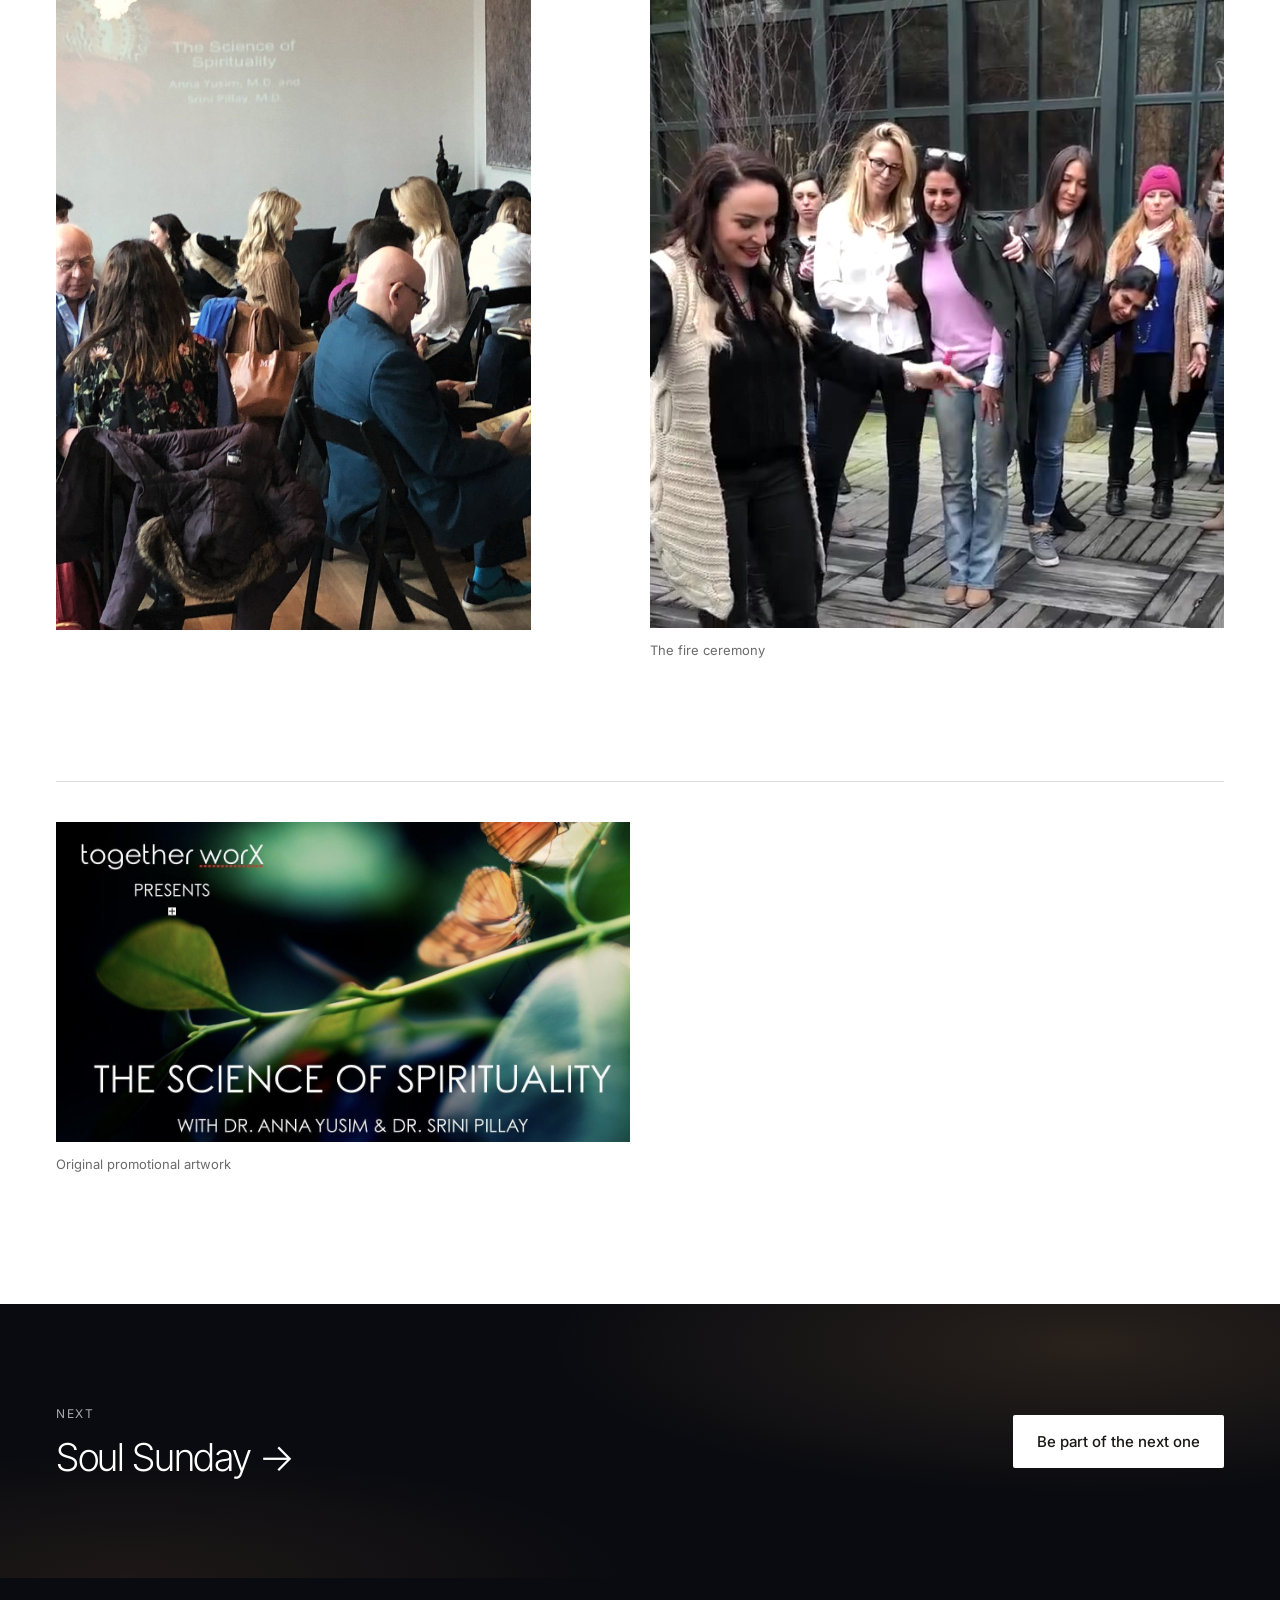
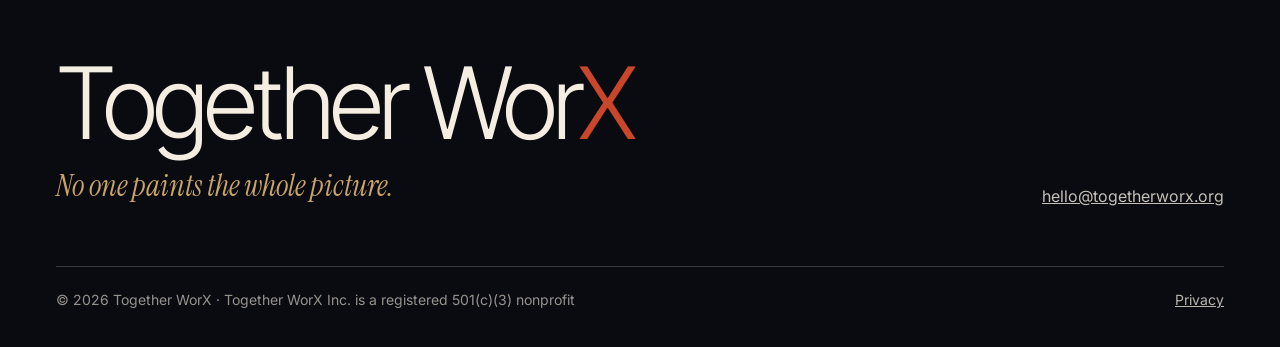
<file: work/science-of-spirituality/index.html>
<!DOCTYPE html>
<html lang="en" class="no-js">
<head>
<meta charset="utf-8">
<meta name="viewport" content="width=device-width,initial-scale=1">
<meta name="google-site-verification" content="f2CAPxY2Q7tR9GoJhNDx_mRVmQp67kJo-Qw7sIA9UQA">
<meta name="google-site-verification" content="eiMNw6bglB9FnQl76SYLS9S_dY-swa2n_jrqpjVYyXA">
<title>The Science of Spirituality | Together WorX</title>
<meta name="description" content="Dr. Anna Yusim and Dr. Srini Pillay on the connection between science and spirituality.">
<link rel="canonical" href="https://togetherworx.org/work/science-of-spirituality/">
<meta property="og:type" content="website">
<meta property="og:site_name" content="Together WorX">
<meta property="og:url" content="https://togetherworx.org/work/science-of-spirituality/">
<meta property="og:title" content="The Science of Spirituality | Together WorX">
<meta property="og:description" content="Dr. Anna Yusim and Dr. Srini Pillay on the connection between science and spirituality.">
<meta property="og:image" content="https://togetherworx.org/assets/img/science-room.jpg">
<meta name="twitter:card" content="summary_large_image">
<link rel="icon" href="/assets/together-worx-logo-dark.svg" type="image/svg+xml">
<link rel="preconnect" href="https://fonts.googleapis.com">
<link rel="preconnect" href="https://fonts.gstatic.com" crossorigin>
<link href="https://fonts.googleapis.com/css2?family=Instrument+Serif:ital@0;1&family=Inter+Tight:wght@300;400;500&family=Inter:wght@400;500;600&display=swap" rel="stylesheet">
<link rel="stylesheet" href="/assets/site.css">
<script type="application/ld+json">{"@context": "https://schema.org", "@type": "NGO", "name": "Together WorX", "legalName": "Together WorX Inc.", "alternateName": ["Together Works", "TogetherWorX", "Together WorX Inc."], "url": "https://togetherworx.org", "email": "hello@togetherworx.org", "nonprofitStatus": "Nonprofit501c3", "slogan": "No one paints the whole picture.", "logo": "https://togetherworx.org/assets/together-worx-logo-dark.png", "@id": "https://togetherworx.org/#org"}</script>
<script>document.documentElement.classList.remove('no-js')</script>
</head>
<body>
<a class="skip" href="#main">Skip to content</a>
<main id="main">
<header class="site-head">
    <a class="brand" href="/" aria-label="Together WorX home">Together Wor<span>X</span></a>
    <button class="menu-btn" aria-expanded="false" aria-controls="nav">Menu</button>
    <nav class="nav" id="nav" aria-label="Main">
      <a href="/work/" aria-current="page">Our Work</a>
      <a href="/about/">About</a>
      <a href="/collaborate/">Collaborate</a>
      <a href="/contact/">Contact</a>
      <a class="support" href="/collaborate/#support">Support</a>
    </nav>
  </header>
<section class="pj-top"><a class="back" href="/work/">← All projects</a><p class="label">New York</p><h1>The Science of Spirituality</h1><p class="sub">With Dr. Anna Yusim and Dr. Srini Pillay</p></section>
<img class="pj-hero" src="/assets/img/science-room.jpg" alt="Guests seated in a white gallery room listening at The Science of Spirituality" width="1800" height="1350" style="object-position:center 40%">
<section class="pj-body g12">
  <p class="lede">An immersive experience exploring the connection between science and spirituality, combining thought-provoking conversations with interactive workshops.</p>
  <div style="grid-column:8/span 5"><dl class="facts"><div><dt>Where</dt><dd>New York</dd></div><div><dt>With</dt><dd>Dr. Anna Yusim and Dr. Srini Pillay</dd></div></dl></div>
</section>
<section class="pj-gallery">
  <div class="g12">
    <figure class="gal-l rv"><img src="/assets/img/science-talk.jpg" alt="Guests listening as The Science of Spirituality begins" loading="lazy" width="1350" height="1800"></figure>
    <figure class="gal-r rv"><video class="fire-clip" src="/assets/video/fire-ceremony.mp4" poster="/assets/img/fire-ceremony-poster.jpg" muted loop playsinline autoplay preload="metadata" aria-label="The fire ceremony beginning, with guests gathered in the courtyard"></video><figcaption class="cap" style="margin-top:14px">The fire ceremony</figcaption></figure>
  </div>
</section>
<section class="pj-archive"><div class="inner g12"><figure><img src="/assets/img/artwork-science.jpg" alt="Original promotional artwork: Together WorX presents The Science of Spirituality with Dr. Anna Yusim and Dr. Srini Pillay" loading="lazy" width="1340" height="746"><figcaption class="cap">Original promotional artwork</figcaption></figure></div></section>
<section class="next"><div class="in"><div><p class="label">Next</p><a class="big" href="/work/soul-sunday/">Soul Sunday →</a></div><a class="btn btn-light" href="/collaborate/">Be part of the next one</a></div></section>
</main>
<footer class="site-foot">
  <div class="foot-top">
    <div>
      <a class="foot-brand" href="/" aria-label="Together WorX home">Together Wor<span>X</span></a>
      <p class="foot-tag">No one paints the whole picture.</p>
    </div>
    <div class="foot-right">
      <a class="foot-mail" href="mailto:hello@togetherworx.org">hello@togetherworx.org</a>
    </div>
  </div>
  <div class="legal"><span>© 2026 Together WorX · Together WorX Inc. is a registered 501(c)(3) nonprofit</span><a href="/privacy/">Privacy</a></div>
</footer>
<script src="/assets/site.js" defer></script>
</body>
</html>
</file>
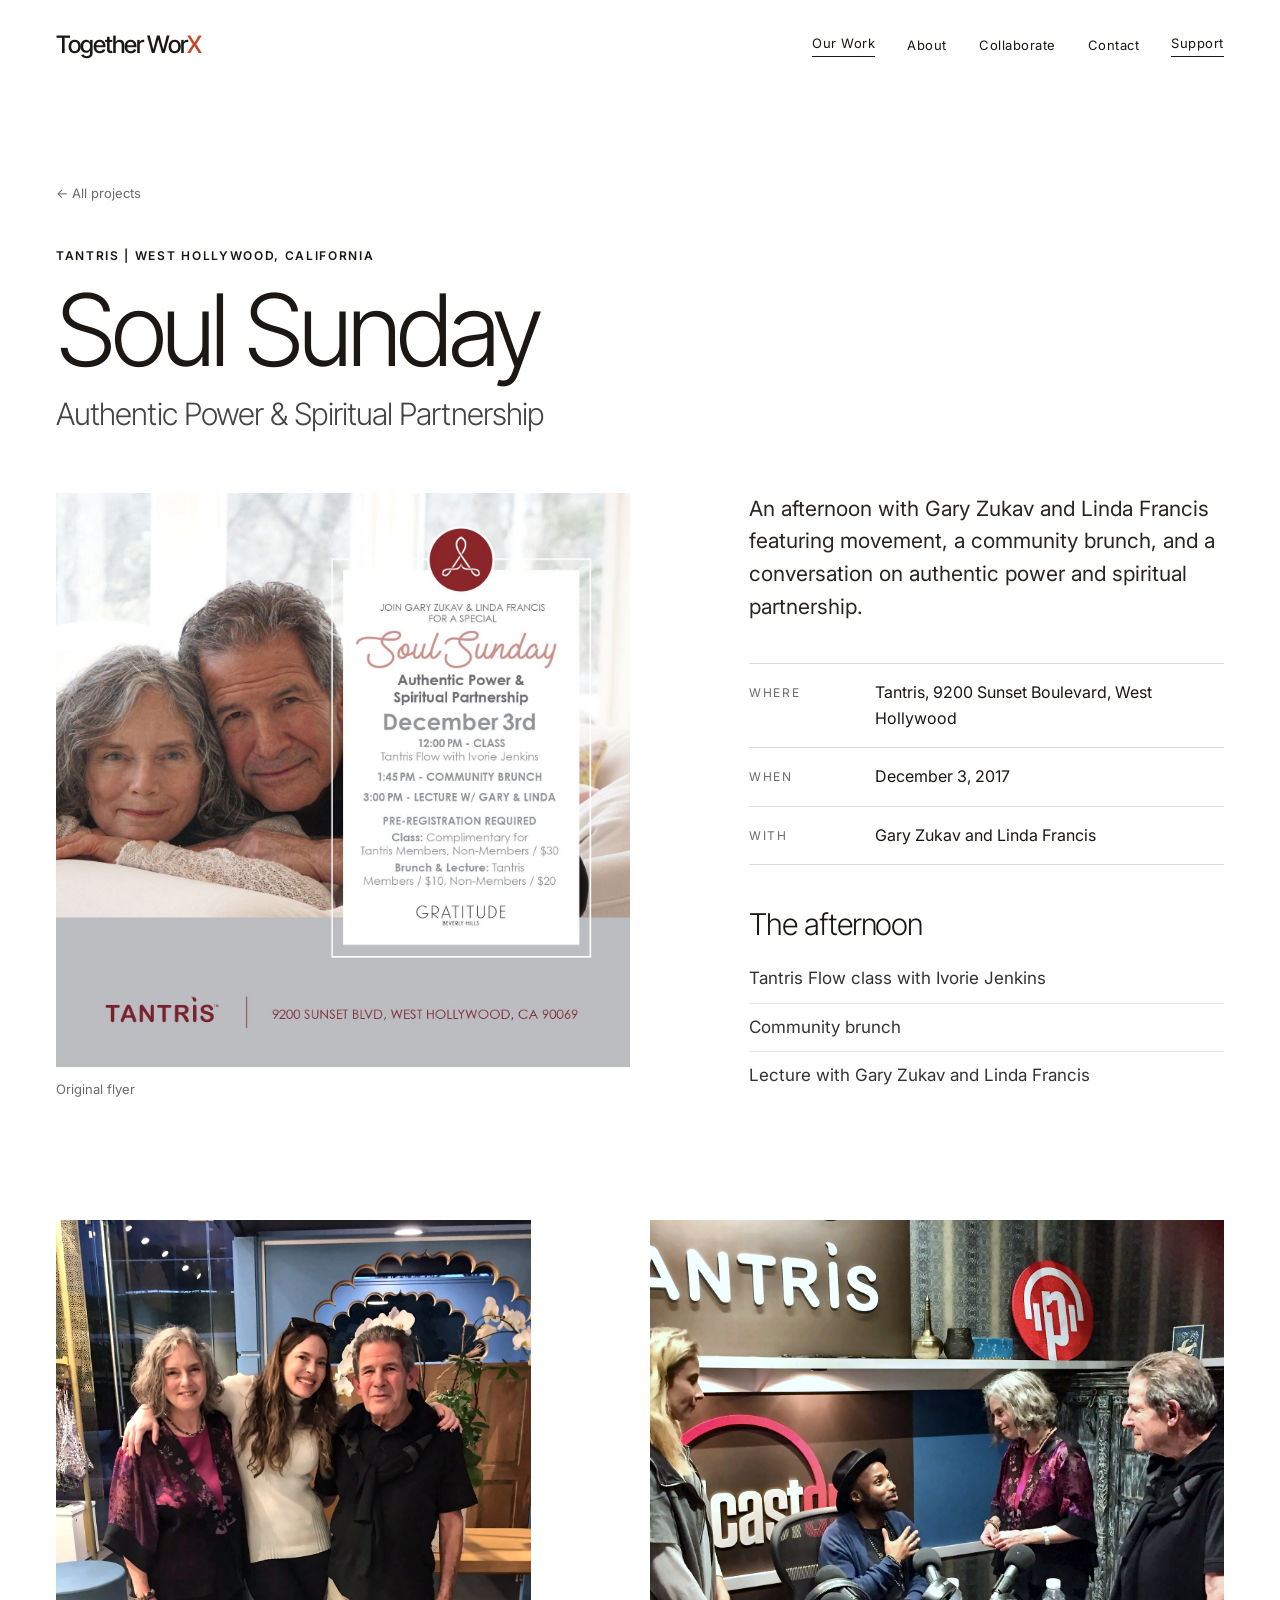
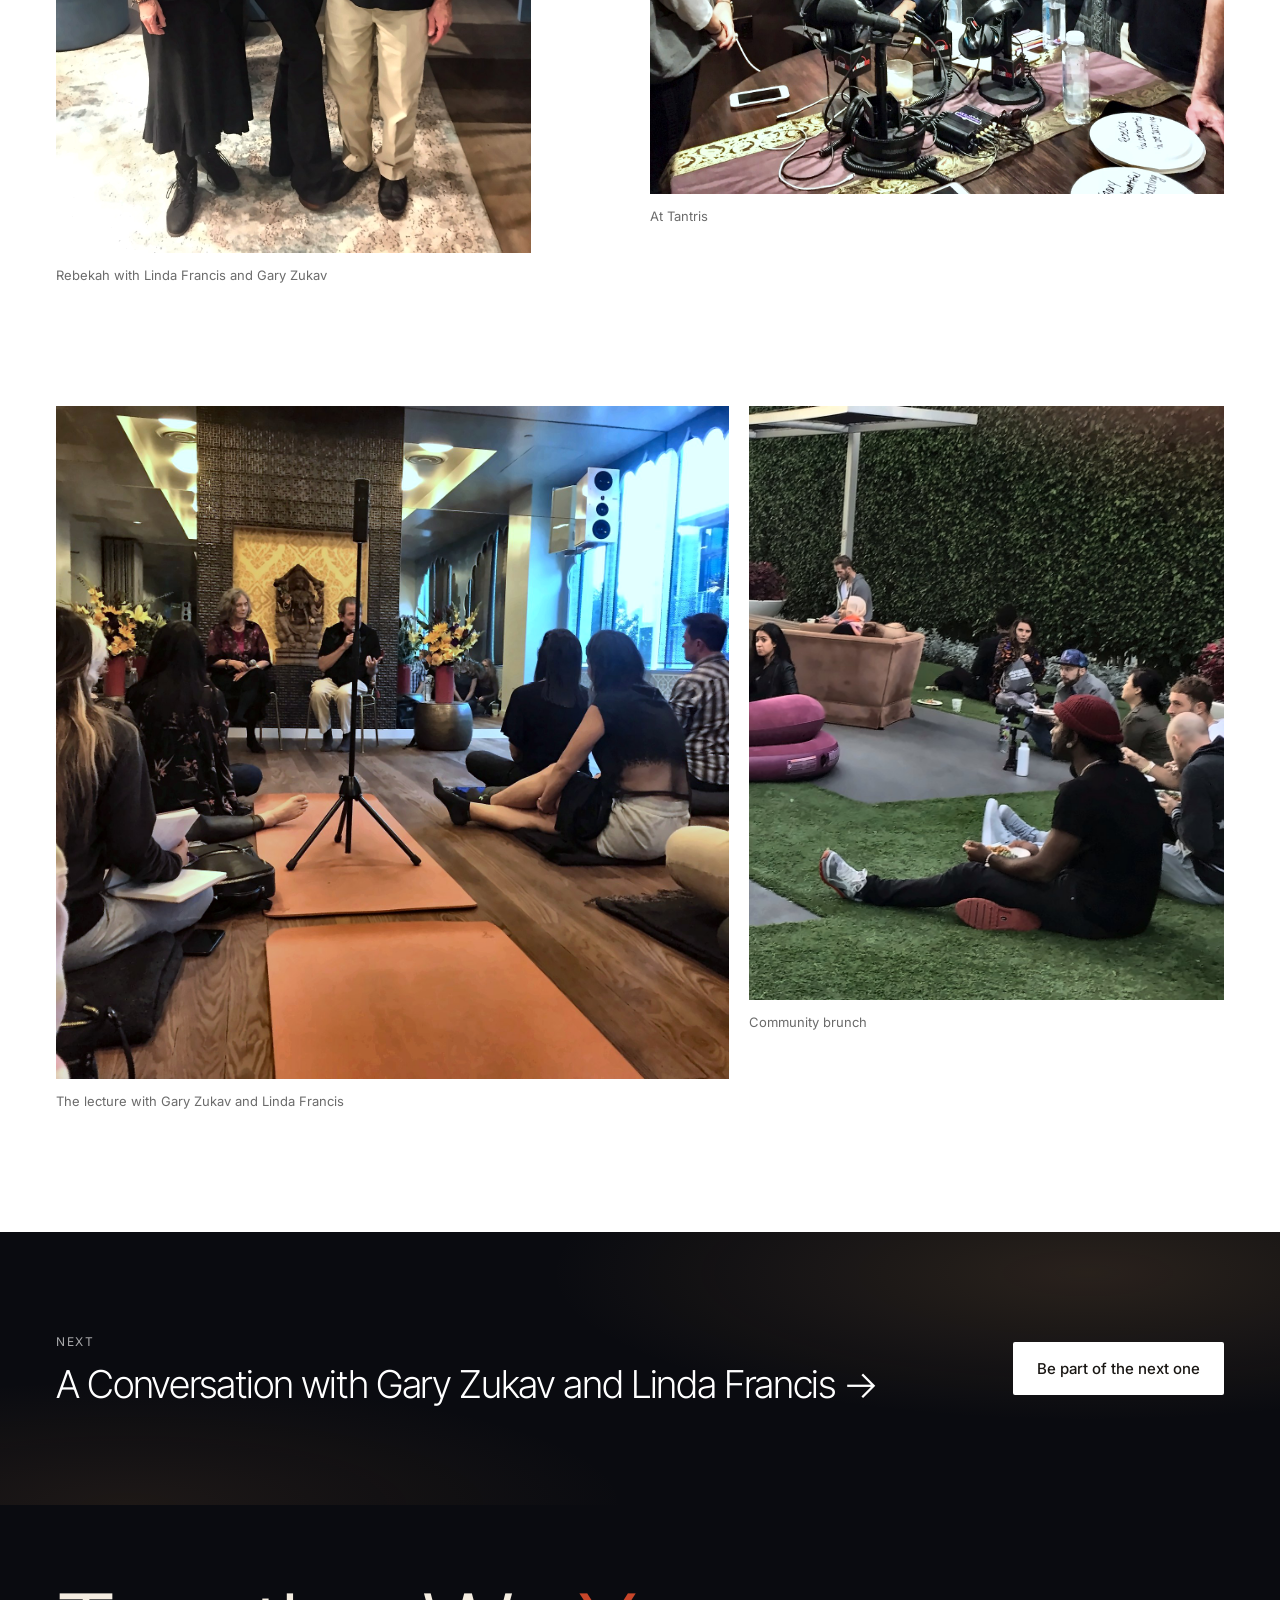
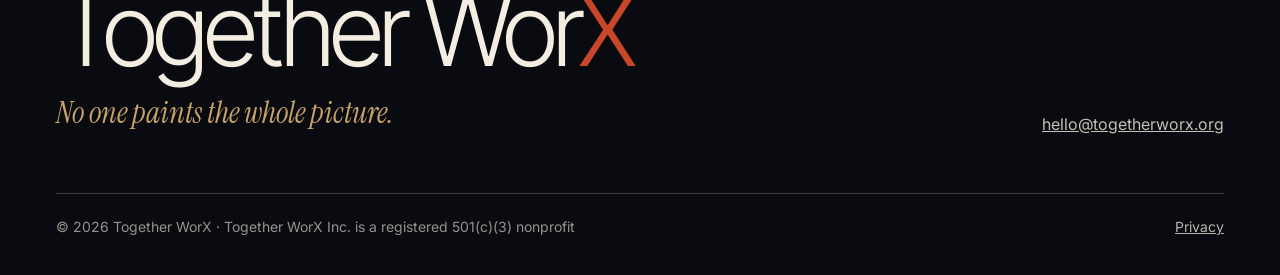
<file: work/soul-sunday/index.html>
<!DOCTYPE html>
<html lang="en" class="no-js">
<head>
<meta charset="utf-8">
<meta name="viewport" content="width=device-width,initial-scale=1">
<meta name="google-site-verification" content="f2CAPxY2Q7tR9GoJhNDx_mRVmQp67kJo-Qw7sIA9UQA">
<meta name="google-site-verification" content="eiMNw6bglB9FnQl76SYLS9S_dY-swa2n_jrqpjVYyXA">
<title>Soul Sunday | Together WorX</title>
<meta name="description" content="Soul Sunday: Authentic Power & Spiritual Partnership with Gary Zukav and Linda Francis at Tantris, West Hollywood.">
<link rel="canonical" href="https://togetherworx.org/work/soul-sunday/">
<meta property="og:type" content="website">
<meta property="og:site_name" content="Together WorX">
<meta property="og:url" content="https://togetherworx.org/work/soul-sunday/">
<meta property="og:title" content="Soul Sunday | Together WorX">
<meta property="og:description" content="Soul Sunday: Authentic Power & Spiritual Partnership with Gary Zukav and Linda Francis at Tantris, West Hollywood.">
<meta property="og:image" content="https://togetherworx.org/assets/img/flyer-soul-sunday.jpg">
<meta name="twitter:card" content="summary_large_image">
<link rel="icon" href="/assets/together-worx-logo-dark.svg" type="image/svg+xml">
<link rel="preconnect" href="https://fonts.googleapis.com">
<link rel="preconnect" href="https://fonts.gstatic.com" crossorigin>
<link href="https://fonts.googleapis.com/css2?family=Instrument+Serif:ital@0;1&family=Inter+Tight:wght@300;400;500&family=Inter:wght@400;500;600&display=swap" rel="stylesheet">
<link rel="stylesheet" href="/assets/site.css">
<script type="application/ld+json">{"@context": "https://schema.org", "@type": "NGO", "name": "Together WorX", "legalName": "Together WorX Inc.", "alternateName": ["Together Works", "TogetherWorX", "Together WorX Inc."], "url": "https://togetherworx.org", "email": "hello@togetherworx.org", "nonprofitStatus": "Nonprofit501c3", "slogan": "No one paints the whole picture.", "logo": "https://togetherworx.org/assets/together-worx-logo-dark.png", "@id": "https://togetherworx.org/#org"}</script>
<script>document.documentElement.classList.remove('no-js')</script>
</head>
<body>
<a class="skip" href="#main">Skip to content</a>
<main id="main">
<header class="site-head">
    <a class="brand" href="/" aria-label="Together WorX home">Together Wor<span>X</span></a>
    <button class="menu-btn" aria-expanded="false" aria-controls="nav">Menu</button>
    <nav class="nav" id="nav" aria-label="Main">
      <a href="/work/" aria-current="page">Our Work</a>
      <a href="/about/">About</a>
      <a href="/collaborate/">Collaborate</a>
      <a href="/contact/">Contact</a>
      <a class="support" href="/collaborate/#support">Support</a>
    </nav>
  </header>
<section class="pj-top"><a class="back" href="/work/">← All projects</a><p class="label">Tantris | West Hollywood, California</p><h1>Soul Sunday</h1><p class="sub">Authentic Power &amp; Spiritual Partnership</p></section>
<section class="split g12">
  <figure class="rv"><img src="/assets/img/flyer-soul-sunday.jpg" alt="Original flyer for Soul Sunday with Gary Zukav and Linda Francis at Tantris, West Hollywood" width="1500" height="1500"><figcaption class="cap">Original flyer</figcaption></figure>
  <div class="side">
    <p class="lede">An afternoon with Gary Zukav and Linda Francis featuring movement, a community brunch, and a conversation on authentic power and spiritual partnership.</p>
    <dl class="facts"><div><dt>Where</dt><dd>Tantris, 9200 Sunset Boulevard, West Hollywood</dd></div><div><dt>When</dt><dd>December 3, 2017</dd></div><div><dt>With</dt><dd>Gary Zukav and Linda Francis</dd></div></dl>
    <h2>The afternoon</h2>
    <ul class="list"><li>Tantris Flow class with Ivorie Jenkins</li><li>Community brunch</li><li>Lecture with Gary Zukav and Linda Francis</li></ul>
  </div>
</section>
<section class="pj-gallery">
  <div class="g12">
    <figure class="gal-l rv"><img src="/assets/img/soul-sunday-rebekah.jpg" alt="Rebekah with Linda Francis and Gary Zukav at Tantris" loading="lazy" width="1350" height="1800"><figcaption class="cap">Rebekah with Linda Francis and Gary Zukav</figcaption></figure>
    <figure class="gal-r rv"><img src="/assets/img/soul-sunday-tantris.jpg" alt="Gary Zukav and Linda Francis talking with guests in the Tantris studio" loading="lazy" width="1600" height="1600" style="aspect-ratio:1/1"><figcaption class="cap" style="margin-top:12px">At Tantris</figcaption></figure>
  </div>
</section>
<section class="pj-gallery">
  <div class="g12">
    <figure class="gal-a rv"><img src="/assets/img/soul-sunday-lecture.jpg" alt="Guests seated on the floor listening to Gary Zukav and Linda Francis" loading="lazy" width="1600" height="1600" style="aspect-ratio:1/1"><figcaption class="cap">The lecture with Gary Zukav and Linda Francis</figcaption></figure>
    <figure class="gal-b rv"><img src="/assets/img/soul-sunday-brunch.jpg" alt="Guests eating together on the lawn at the community brunch" loading="lazy" width="1316" height="1316" style="object-position:70% center"><figcaption class="cap">Community brunch</figcaption></figure>
  </div>
</section>
<section class="next"><div class="in"><div><p class="label">Next</p><a class="big" href="/work/urban-zen/">A Conversation with Gary Zukav and Linda Francis →</a></div><a class="btn btn-light" href="/collaborate/">Be part of the next one</a></div></section>
</main>
<footer class="site-foot">
  <div class="foot-top">
    <div>
      <a class="foot-brand" href="/" aria-label="Together WorX home">Together Wor<span>X</span></a>
      <p class="foot-tag">No one paints the whole picture.</p>
    </div>
    <div class="foot-right">
      <a class="foot-mail" href="mailto:hello@togetherworx.org">hello@togetherworx.org</a>
    </div>
  </div>
  <div class="legal"><span>© 2026 Together WorX · Together WorX Inc. is a registered 501(c)(3) nonprofit</span><a href="/privacy/">Privacy</a></div>
</footer>
<script src="/assets/site.js" defer></script>
</body>
</html>
</file>
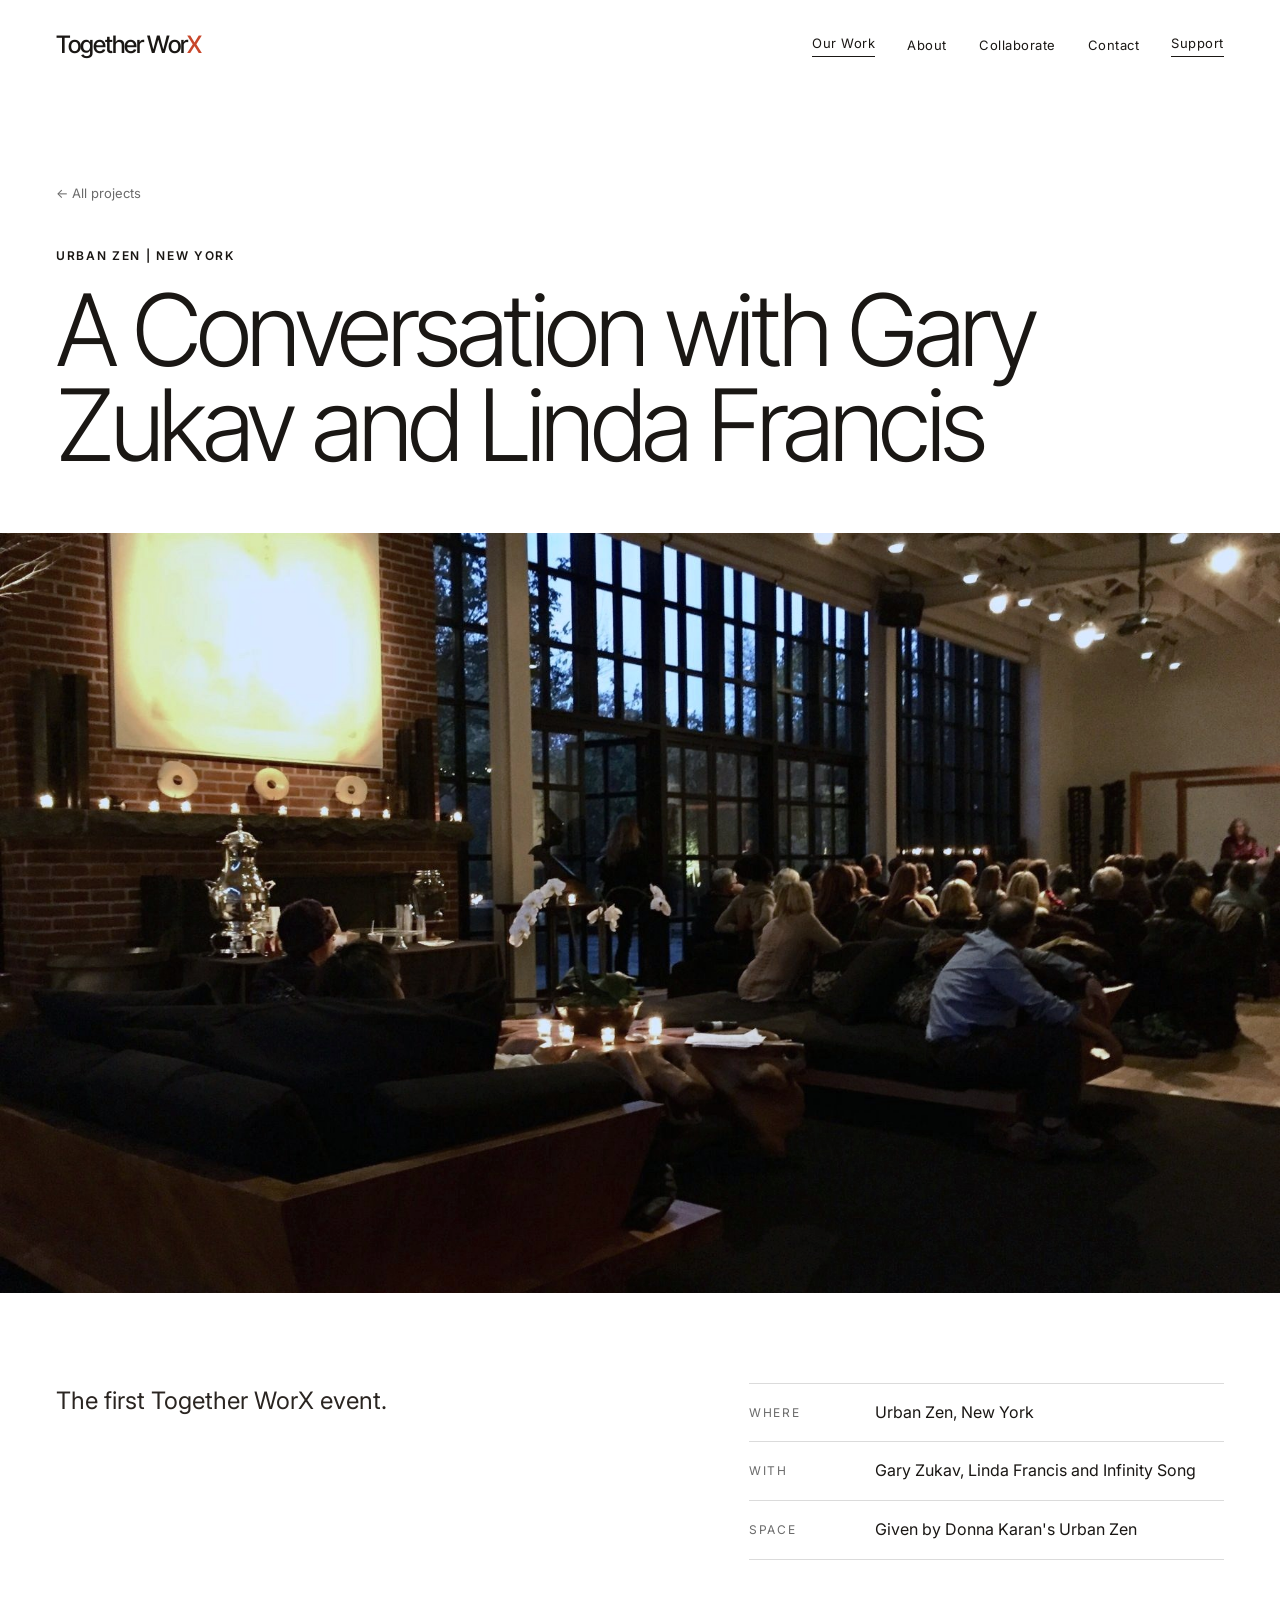
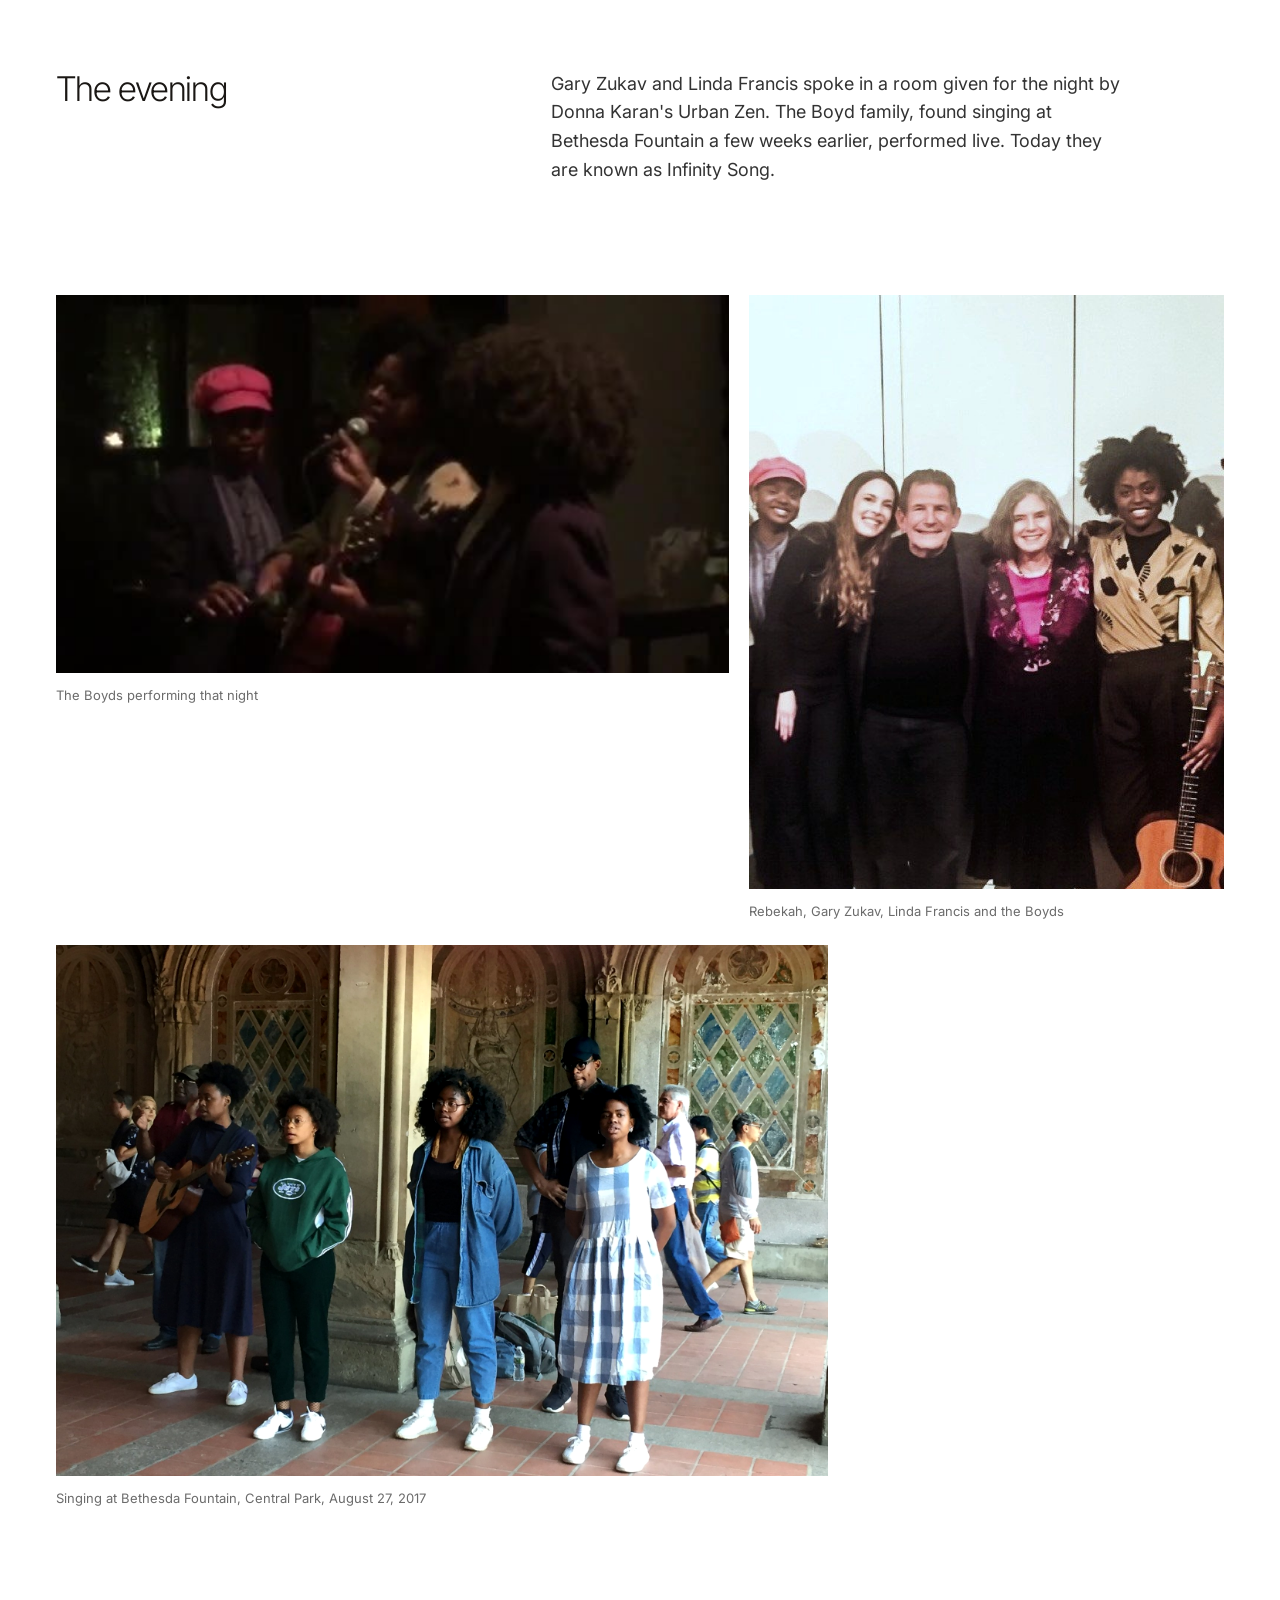
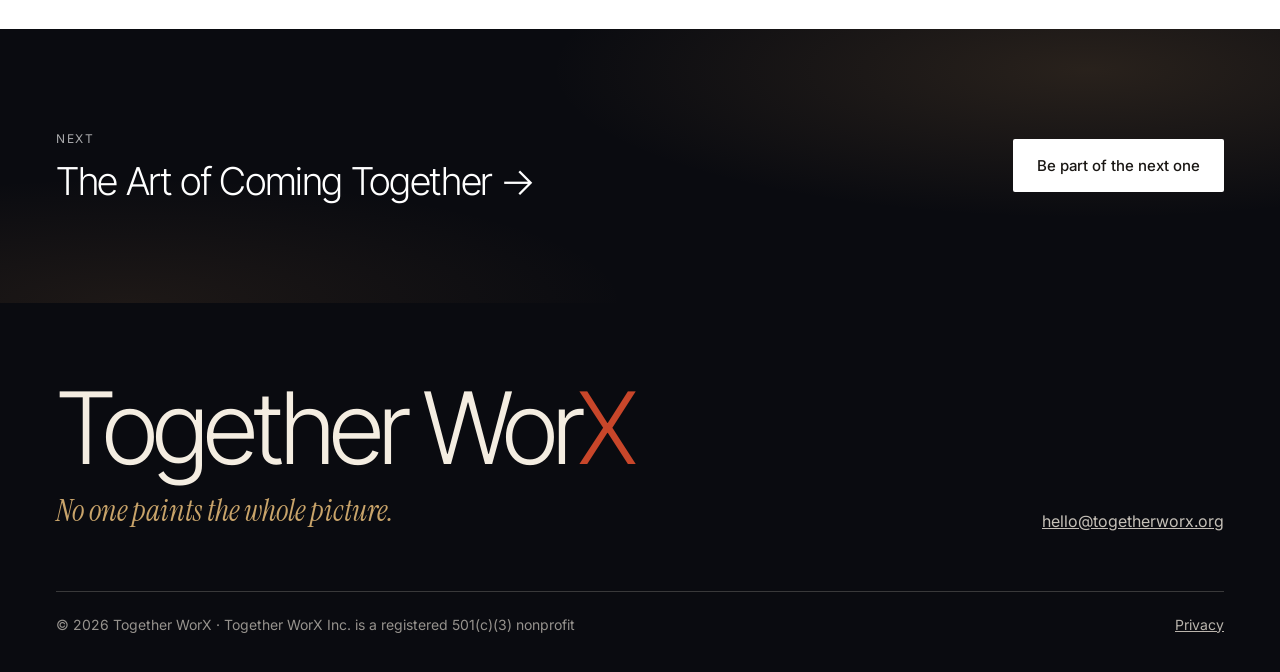
<file: work/urban-zen/index.html>
<!DOCTYPE html>
<html lang="en" class="no-js">
<head>
<meta charset="utf-8">
<meta name="viewport" content="width=device-width,initial-scale=1">
<meta name="google-site-verification" content="f2CAPxY2Q7tR9GoJhNDx_mRVmQp67kJo-Qw7sIA9UQA">
<meta name="google-site-verification" content="eiMNw6bglB9FnQl76SYLS9S_dY-swa2n_jrqpjVYyXA">
<title>A Conversation with Gary Zukav and Linda Francis | Together WorX</title>
<meta name="description" content="The first Together WorX event: Gary Zukav and Linda Francis in conversation at Donna Karan's Urban Zen, with a live performance by Infinity Song.">
<link rel="canonical" href="https://togetherworx.org/work/urban-zen/">
<meta property="og:type" content="website">
<meta property="og:site_name" content="Together WorX">
<meta property="og:url" content="https://togetherworx.org/work/urban-zen/">
<meta property="og:title" content="A Conversation with Gary Zukav and Linda Francis | Together WorX">
<meta property="og:description" content="The first Together WorX event: Gary Zukav and Linda Francis in conversation at Donna Karan's Urban Zen, with a live performance by Infinity Song.">
<meta property="og:image" content="https://togetherworx.org/assets/img/urban-zen.jpg">
<meta name="twitter:card" content="summary_large_image">
<link rel="icon" href="/assets/together-worx-logo-dark.svg" type="image/svg+xml">
<link rel="preconnect" href="https://fonts.googleapis.com">
<link rel="preconnect" href="https://fonts.gstatic.com" crossorigin>
<link href="https://fonts.googleapis.com/css2?family=Instrument+Serif:ital@0;1&family=Inter+Tight:wght@300;400;500&family=Inter:wght@400;500;600&display=swap" rel="stylesheet">
<link rel="stylesheet" href="/assets/site.css">
<script type="application/ld+json">{"@context": "https://schema.org", "@type": "NGO", "name": "Together WorX", "legalName": "Together WorX Inc.", "alternateName": ["Together Works", "TogetherWorX", "Together WorX Inc."], "url": "https://togetherworx.org", "email": "hello@togetherworx.org", "nonprofitStatus": "Nonprofit501c3", "slogan": "No one paints the whole picture.", "logo": "https://togetherworx.org/assets/together-worx-logo-dark.png", "@id": "https://togetherworx.org/#org"}</script>
<script>document.documentElement.classList.remove('no-js')</script>
</head>
<body>
<a class="skip" href="#main">Skip to content</a>
<main id="main">
<header class="site-head">
    <a class="brand" href="/" aria-label="Together WorX home">Together Wor<span>X</span></a>
    <button class="menu-btn" aria-expanded="false" aria-controls="nav">Menu</button>
    <nav class="nav" id="nav" aria-label="Main">
      <a href="/work/" aria-current="page">Our Work</a>
      <a href="/about/">About</a>
      <a href="/collaborate/">Collaborate</a>
      <a href="/contact/">Contact</a>
      <a class="support" href="/collaborate/#support">Support</a>
    </nav>
  </header>
<section class="pj-top"><a class="back" href="/work/">← All projects</a><p class="label">Urban Zen | New York</p><h1>A Conversation with Gary Zukav and Linda Francis</h1></section>
<img class="pj-hero" src="/assets/img/urban-zen.jpg" alt="The first Together WorX event at Urban Zen, a candlelit room with tall windows" width="1800" height="1350">
<section class="pj-body g12">
  <p class="lede">The first Together WorX event.</p>
  <div class="facts-wrap" style="grid-column:8/span 5"><dl class="facts"><div><dt>Where</dt><dd>Urban Zen, New York</dd></div><div><dt>With</dt><dd>Gary Zukav, Linda Francis and Infinity Song</dd></div><div><dt>Space</dt><dd>Given by Donna Karan's Urban Zen</dd></div></dl></div>
</section>
<section class="pj-section g12">
  <h2>The evening</h2>
  <p class="txt">Gary Zukav and Linda Francis spoke in a room given for the night by Donna Karan's Urban Zen. The Boyd family, found singing at Bethesda Fountain a few weeks earlier, performed live. Today they are known as Infinity Song.</p>
</section>
<section class="pj-gallery">
  <div class="g12">
    <figure class="gal-a rv"><video src="/assets/video/boyds-first-evening.mp4" poster="/assets/img/boyds-first-evening-poster.jpg" muted loop playsinline autoplay preload="none" aria-label="The Boyd family performing at the first Together WorX event"></video><figcaption class="cap">The Boyds performing that night</figcaption></figure>
    <figure class="gal-b rv"><img src="/assets/img/first-night.jpg" alt="Rebekah with Gary Zukav, Linda Francis and the Boyds after the evening" loading="lazy" width="640" height="1136" style="object-position:center 30%"><figcaption class="cap">Rebekah, Gary Zukav, Linda Francis and the Boyds</figcaption></figure>
    <figure class="gal-c rv"><img src="/assets/img/bethesda-wide.jpg" alt="The Boyd family singing at Bethesda Fountain in Central Park" loading="lazy" width="2000" height="1500"><figcaption class="cap">Singing at Bethesda Fountain, Central Park, August 27, 2017</figcaption></figure>
  </div>
</section>
<section class="next"><div class="in"><div><p class="label">Next</p><a class="big" href="/work/art-of-coming-together/">The Art of Coming Together →</a></div><a class="btn btn-light" href="/collaborate/">Be part of the next one</a></div></section>
</main>
<footer class="site-foot">
  <div class="foot-top">
    <div>
      <a class="foot-brand" href="/" aria-label="Together WorX home">Together Wor<span>X</span></a>
      <p class="foot-tag">No one paints the whole picture.</p>
    </div>
    <div class="foot-right">
      <a class="foot-mail" href="mailto:hello@togetherworx.org">hello@togetherworx.org</a>
    </div>
  </div>
  <div class="legal"><span>© 2026 Together WorX · Together WorX Inc. is a registered 501(c)(3) nonprofit</span><a href="/privacy/">Privacy</a></div>
</footer>
<script src="/assets/site.js" defer></script>
</body>
</html>
</file>
<file: assets/site.css>
/* Together WorX — site styles */
:root{
  --ink:#0e0e0e; --body:#222; --soft:#555; --mute:#6b6b6b; --faint:#8f8f8f;
  --line:rgba(14,14,14,.15); --red:#c8462a; --paper:#ffffff; --panel:#f5f4f2;
  --pad:56px; --sans:'Inter',system-ui,sans-serif; --display:'Inter Tight','Inter',system-ui,sans-serif;
  --serif:'Instrument Serif',Georgia,serif;
}
*{box-sizing:border-box}
html{scroll-behavior:smooth}
body{margin:0;background:var(--paper);color:var(--ink);font:16px/1.6 var(--sans);-webkit-font-smoothing:antialiased;text-rendering:optimizeLegibility}
img,video{display:block;max-width:100%;height:auto}
a{color:inherit}
a:hover{color:var(--red)}
:focus-visible{outline:2px solid var(--red);outline-offset:3px}
p{margin:0}
h1,h2,h3{margin:0;font-family:var(--display);font-weight:300;letter-spacing:-.045em;line-height:1}
figure{margin:0}
.skip{position:absolute;left:-999px;top:8px;background:#fff;padding:10px 14px;z-index:100}
.skip:focus{left:8px}
.wrap{padding-left:var(--pad);padding-right:var(--pad)}
.g12{display:grid;grid-template-columns:repeat(12,minmax(0,1fr));column-gap:20px}
.meta{font-size:14px;color:var(--soft)}
.with{font-size:15px;color:var(--soft)}
.desc{font-size:19px;line-height:1.55;color:var(--body)}
.cap{font-size:13px;color:var(--mute);margin-top:12px}
.label{font-size:12px;letter-spacing:.14em;text-transform:uppercase}
.rule{border-top:1px solid var(--ink);padding-top:22px}
.tlink{font-size:14px;font-weight:500;text-decoration:none;border-bottom:1px solid currentColor;padding-bottom:3px}
.h3{font-family:var(--display);font-weight:400;letter-spacing:-.035em;line-height:1.05}

/* header */
.site-head{display:flex;justify-content:space-between;align-items:center;padding:26px var(--pad);position:relative;z-index:20}
.brand{font-family:var(--display);font-weight:500;font-size:24px;letter-spacing:-.04em;text-decoration:none;white-space:nowrap}
.brand span{color:var(--red)}
.nav{display:flex;gap:32px;align-items:center;font-size:13px;letter-spacing:.04em}
.nav a{text-decoration:none}
.nav a[aria-current]{border-bottom:1px solid currentColor;padding-bottom:2px}
.nav .support{border-bottom:1px solid currentColor;padding-bottom:2px}
.menu-btn{display:none;background:none;border:0;color:inherit;font:500 14px var(--sans);min-width:44px;min-height:44px;cursor:pointer}
.on-dark{color:#fff}
.on-dark a:hover{color:#fff;opacity:.8}

/* hero */
.hero{position:relative;height:100svh;min-height:640px;max-height:1000px;background:#1a1714;overflow:hidden;color:#fff}
.hero video,.hero .poster{position:absolute;inset:0;width:100%;height:100%;object-fit:cover}
.hero::after{content:"";position:absolute;inset:0;background:linear-gradient(90deg,rgba(14,12,10,.72) 0%,rgba(14,12,10,.34) 45%,rgba(14,12,10,.04) 75%);pointer-events:none}
.hero .site-head{position:absolute;inset:0 0 auto}
.hero-foot{position:absolute;left:var(--pad);right:var(--pad);bottom:64px;z-index:2;display:flex;justify-content:space-between;align-items:flex-end;gap:40px}
.hero h1{font-family:var(--serif);font-weight:400;font-size:clamp(54px,8.6vw,124px);line-height:.96;letter-spacing:-.02em}
.hero h1 em{font-style:italic}
.hero .mission{max-width:500px;margin-top:22px;font-size:18px;line-height:1.5;color:rgba(255,255,255,.92)}
.hero-links{display:flex;align-items:center;gap:22px;padding-bottom:16px}
.explore{font-size:12px;letter-spacing:.16em;text-transform:uppercase;text-decoration:none;white-space:nowrap;color:#fff}
.pause{background:rgba(0,0,0,.25);color:#fff;border:1px solid rgba(255,255,255,.45);border-radius:2px;font:500 11px var(--sans);letter-spacing:.06em;padding:6px 12px;cursor:pointer}

/* philosophy */
.idea{padding:170px var(--pad) 180px}
.idea h2{grid-column:1/-1;font-size:clamp(52px,8.3vw,120px);line-height:.92;letter-spacing:-.055em}
.idea h2 span{color:var(--red)}
.idea p{grid-column:8/span 4;margin-top:56px;font-size:21px;line-height:1.5;color:var(--body)}

/* work */
.work{padding:0 var(--pad) 170px}
.work-head{align-items:end;margin-bottom:64px}
.work-head h2{grid-column:span 8;font-size:clamp(48px,6.1vw,88px);line-height:.95;letter-spacing:-.05em}
.work-head a{grid-column:span 4;justify-self:end}
.page-title{font-size:clamp(60px,8.3vw,120px);line-height:.92;letter-spacing:-.055em;margin:0 0 90px}
.proj-a .main{grid-column:1/span 8;grid-row:1;position:relative;z-index:1}
.proj-a .main img{width:100%;aspect-ratio:16/10;object-fit:cover}
.proj-a .over{grid-column:7/span 4;grid-row:1;align-self:end;margin-bottom:-120px;position:relative;z-index:2;border:12px solid #fff;background:#fff}
.proj-a .over img{width:100%;aspect-ratio:4/3;object-fit:cover}
.proj-a .text{grid-column:1/span 5;grid-row:2;padding-top:30px}
.proj-text h3{font-size:36px;margin:0 0 12px}
.proj-text .meta{margin-bottom:10px}
.proj-text .with{margin:-6px 0 12px}
.proj-b{margin-top:170px;padding-bottom:60px}
.proj-b .left{grid-column:1/span 6;grid-row:1;text-decoration:none;color:inherit}
.proj-b .left img{width:100%;aspect-ratio:16/11;object-fit:cover}
.proj-b .left .proj-text{padding-top:30px;max-width:520px}
.proj-b .right{grid-column:8/span 5;grid-row:1;margin-top:160px;position:relative;text-decoration:none;color:inherit}
.proj-b .right>img{width:100%;aspect-ratio:4/5.4;object-fit:cover}
.proj-b .right .over2{position:absolute;right:-20px;top:-120px;width:46%;aspect-ratio:3/4;object-fit:cover;border:10px solid #fff;z-index:3}
.proj-b .right .proj-text{padding-top:20px}
.proj-b .right h3{font-size:30px}
.proj-c{margin-top:150px}
.proj-c .flyer{grid-column:3/span 5}
.proj-c .flyer img{width:100%;aspect-ratio:1/1;object-fit:contain}
.proj-c .proj-text{grid-column:9/span 4;align-self:end;padding-bottom:34px}
a.card-link{text-decoration:none;color:inherit;display:block}
a.card-link:hover h3{color:var(--red)}

/* founder */
.founder{padding:0 var(--pad) 170px}
.founder figure{grid-column:1/span 7}
.founder figure img{width:100%;aspect-ratio:4/3;object-fit:cover}
.founder .story{grid-column:9/span 4;padding-top:4px}
.founder h2{font-size:56px;margin:18px 0 30px}
.founder .story p.body{font-size:17px;color:#333;margin-bottom:16px}
.sig{font-size:15px;font-weight:500;margin-top:32px}
.sig+p{font-size:13px;color:var(--mute)}

/* collaborate */
.collab{padding:0 var(--pad) 170px}
.collab .intro{grid-column:1/span 5}
.collab h2{font-size:clamp(48px,6.1vw,88px);line-height:.95;letter-spacing:-.05em;margin-bottom:18px}
.collab .intro p{font-size:18px;color:#444}
.collab .path{padding-top:14px}
.collab .p1{grid-column:7/span 3}
.collab .p2{grid-column:10/span 3}
.collab h3{font-size:28px;margin-bottom:12px}
.collab .path p{color:#444;margin-bottom:20px}
.tax{font-size:13px;color:var(--mute);margin-top:18px}

/* stay connected */
.stay{background:var(--ink);color:#fff;position:relative;overflow:hidden}
.stay .bg{position:absolute;right:0;top:0;width:46%;height:100%;object-fit:cover;opacity:.4}
.stay .fade{position:absolute;right:0;top:0;width:46%;height:100%;background:linear-gradient(90deg,var(--ink) 0%,rgba(14,14,14,.2) 60%)}
.stay .inner{position:relative;padding:130px var(--pad);align-items:end}
.stay .copy{grid-column:span 7}
.stay h2{font-size:clamp(52px,6.7vw,96px);line-height:.92;letter-spacing:-.055em;margin-bottom:22px}
.stay .copy p{font-size:18px;color:rgba(255,255,255,.78)}
.stay form{grid-column:9/span 4;display:flex;flex-direction:column;gap:12px}
.stay label{font-size:12px;letter-spacing:.06em;color:rgba(255,255,255,.72)}
.stay input[type=email]{display:block;width:100%;margin-top:8px;padding:16px 0;background:transparent;border:0;border-bottom:1px solid rgba(255,255,255,.45);color:#fff;font:17px var(--sans);border-radius:0}
.stay input[type=email]:focus{outline:0;border-color:#fff}
.btn{display:inline-block;padding:17px 24px;border:0;font:500 15px var(--sans);cursor:pointer;text-decoration:none;text-align:center;border-radius:2px}
.btn-light{background:#fff;color:var(--ink)}
.btn-light:hover{background:var(--red);color:#fff}
.btn-dark{background:var(--ink);color:#fff}
.btn-dark:hover{background:var(--red);color:#fff}
.note{font-size:14px;min-height:1.4em;margin-top:6px}
.stay .note{color:rgba(255,255,255,.8)}

/* footer */
.site-foot{padding:80px var(--pad) 36px}
.foot-top{display:flex;justify-content:space-between;align-items:flex-end;gap:40px;flex-wrap:wrap}
.foot-brand{font-family:var(--display);font-weight:300;font-size:clamp(56px,7.8vw,112px);line-height:.9;letter-spacing:-.06em;text-decoration:none}
.foot-brand span{color:var(--red)}
.foot-tag{font-family:var(--serif);font-style:italic;font-size:30px;color:#333;margin-top:14px}
.foot-right{display:flex;flex-direction:column;align-items:flex-end;gap:14px}
.foot-nav{display:flex;gap:32px;flex-wrap:wrap;font-size:17px}
.foot-nav a{text-decoration:none}
.foot-mail{font-size:16px;color:#333}
.legal{display:flex;justify-content:space-between;gap:16px;flex-wrap:wrap;margin-top:56px;padding-top:22px;border-top:1px solid var(--ink);font-size:14px;color:var(--soft)}

/* archive */
.archive{padding:0 var(--pad) 160px}
.archive h2{font-size:40px;letter-spacing:-.04em}
.arch-grid{display:grid;grid-template-columns:5fr 8fr;column-gap:72px;align-items:start;margin-top:64px}
.arch-fig{height:460px;display:flex;align-items:center}
.arch-fig .tall{height:100%;width:auto;aspect-ratio:1218/1624;object-fit:contain}
.arch-fig .wide{width:100%;height:auto;aspect-ratio:1752/897;object-fit:contain}
.archive .cap{margin:14px 0 24px}
.archive h3{font-size:30px;margin-bottom:6px;line-height:1.1}
.archive .meta{font-size:15px;margin-bottom:16px}
.archive .adesc{font-size:17px;line-height:1.6;color:#2a2a2a;margin-bottom:18px}
.canceled{font-size:13px;font-style:italic;color:var(--faint)}

/* project pages */
.pj-top{max-width:1320px;margin:0 auto;padding:90px var(--pad) 60px}
.back{font-size:13px;text-decoration:none;color:var(--mute)}
.pj-top .label{margin:40px 0 18px;font-weight:600}
.pj-top h1{font-size:clamp(56px,7.8vw,112px);line-height:.95;letter-spacing:-.055em}
.pj-top .sub{font-family:var(--display);font-weight:300;font-size:clamp(24px,2.4vw,34px);line-height:1.2;letter-spacing:-.03em;color:#444;margin-top:18px}
.pj-hero{width:100%;height:min(72vw,760px);object-fit:cover}
.pj-body{max-width:1320px;margin:0 auto;padding:90px var(--pad) 110px;align-items:start}
.pj-body .lede{grid-column:1/span 6;font-size:24px;line-height:1.5;color:var(--body)}
.pj-body .facts{grid-column:8/span 5}
.facts{margin:0;border-top:1px solid var(--line)}
.facts div{display:grid;grid-template-columns:110px 1fr;gap:16px;padding:16px 0;border-bottom:1px solid var(--line)}
.facts dt{font-size:12px;letter-spacing:.14em;text-transform:uppercase;color:var(--mute);padding-top:3px}
.facts dd{margin:0}
.pj-section{max-width:1320px;margin:0 auto;padding:0 var(--pad) 110px;align-items:start}
.pj-section h2{grid-column:1/span 4;font-size:34px;letter-spacing:-.035em;line-height:1.1}
.pj-section .txt{grid-column:6/span 6;font-size:18px;color:#333}
.pj-gallery{padding:0 var(--pad) 120px}
.pj-gallery .g12{max-width:1400px;margin:0 auto;align-items:start}
.gal-a{grid-column:1/span 7}
.gal-b{grid-column:8/span 5;align-self:end}
.gal-c{grid-column:3/span 8;margin-top:60px}
.gal-a img,.gal-a video{width:100%;aspect-ratio:16/9;object-fit:cover;background:#111}
.gal-b img{width:100%;aspect-ratio:4/5;object-fit:cover}
.gal-c img{width:100%;aspect-ratio:16/11;object-fit:cover}
.gal-l{grid-column:1/span 5}
.gal-l img{width:100%;aspect-ratio:3/4;object-fit:cover}
.gal-r{grid-column:7/span 6;margin-top:140px;position:relative}
.gal-r>img{width:100%;aspect-ratio:4/4.4;object-fit:cover}
.gal-r .over3{position:absolute;left:-90px;bottom:-80px;width:42%;aspect-ratio:3/4;object-fit:cover;border:10px solid #fff}
.gal-r figcaption{margin-top:96px}
.pj-archive{max-width:1320px;margin:0 auto;padding:0 var(--pad) 130px}
.pj-archive .inner{border-top:1px solid var(--line);padding-top:40px}
.pj-archive figure{grid-column:1/span 6}
.pj-archive img{width:100%;object-fit:contain}
.split{max-width:1320px;margin:0 auto;padding:0 var(--pad) 120px;align-items:start}
.split figure{grid-column:1/span 6}
.split figure img{width:100%;aspect-ratio:1/1;object-fit:contain}
.split .side{grid-column:8/span 5}
.split .lede{font-size:21px;line-height:1.55;color:var(--body);margin-bottom:40px}
.split h2{font-size:30px;letter-spacing:-.035em;margin:44px 0 16px}
.list{margin:0;padding:0;list-style:none;font-size:17px;color:#333}
.list li{padding:10px 0;border-bottom:1px solid rgba(14,14,14,.1)}
.list li:last-child{border-bottom:0}
.next{background:var(--ink);color:#fff}
.next .in{max-width:1320px;margin:0 auto;padding:100px var(--pad);display:flex;justify-content:space-between;align-items:center;gap:40px;flex-wrap:wrap}
.next .label{color:rgba(255,255,255,.65);margin-bottom:12px}
.next a.big{font-family:var(--display);font-weight:300;font-size:clamp(28px,3vw,44px);letter-spacing:-.035em;line-height:1.1;text-decoration:none;color:#fff}
.next a.big:hover{color:#fff;opacity:.8}

/* about */
.about-top{max-width:1320px;margin:0 auto;padding:90px var(--pad) 70px}
.about-top h1{font-size:clamp(52px,7vw,104px);line-height:.95;letter-spacing:-.055em;max-width:12em}
.about-hero{padding:0 var(--pad)}
.about-hero img{width:100%;max-height:820px;aspect-ratio:4/3;object-fit:cover}
.story-body{max-width:1320px;margin:0 auto;padding:90px var(--pad) 120px;align-items:start}
.story-body .text{grid-column:3/span 6}
.story-body .text p{font-size:19px;line-height:1.7;color:#222;margin-bottom:1.15em}
.story-body .text p.turn{font-family:var(--display);font-weight:300;font-size:30px;letter-spacing:-.03em;line-height:1.25;margin:1.2em 0}
.story-body aside{grid-column:10/span 3;position:sticky;top:40px}
.story-body aside img{width:100%;aspect-ratio:3/4;object-fit:cover;object-position:center 30%}
.org{max-width:1320px;margin:0 auto;padding:0 var(--pad) 130px}
.org .inner{border-top:1px solid var(--line);padding-top:30px}
.org p{grid-column:3/span 6;font-size:15px;color:var(--soft)}

/* simple pages */
.simple{max-width:1320px;margin:0 auto;padding:90px var(--pad) 140px}
.simple h1{font-size:clamp(60px,8.3vw,120px);line-height:.92;letter-spacing:-.055em;margin-bottom:28px}
.simple .lead{font-size:21px;color:#333;max-width:34em}
.paths{margin-top:90px;align-items:start}
.paths .p{grid-column:span 5;border-top:1px solid var(--ink);padding-top:22px}
.paths .p+.p{grid-column:7/span 5}
.paths h2{font-size:40px;letter-spacing:-.04em;margin-bottom:16px}
.paths p{font-size:18px;color:#333;margin-bottom:24px}
.contact-grid{margin-top:70px;align-items:start}
.contact-grid .info{grid-column:span 4}
.contact-grid form{grid-column:7/span 6}
.mail{font-family:var(--display);font-weight:300;font-size:30px;letter-spacing:-.03em;text-decoration:none;border-bottom:1px solid var(--red)}
.field{display:block;font-size:12px;letter-spacing:.06em;color:var(--soft);margin-bottom:28px}
.field input,.field select,.field textarea{display:block;width:100%;margin-top:8px;padding:12px 0;border:0;border-bottom:1px solid #a9a9a9;background:transparent;font:17px var(--sans);color:var(--ink);border-radius:0}
.field textarea{min-height:130px;resize:vertical}
.field input:focus,.field select:focus,.field textarea:focus{outline:0;border-color:var(--red)}
.prose{max-width:40em;margin-top:40px}
.prose p{font-size:18px;color:#333;margin-bottom:1em}

/* motion */
.rv{opacity:0;transform:translateY(24px);transition:opacity .9s cubic-bezier(.2,.7,.2,1),transform .9s cubic-bezier(.2,.7,.2,1)}
.rv.in{opacity:1;transform:none}
@media (prefers-reduced-motion:reduce){html{scroll-behavior:auto}.rv{opacity:1;transform:none;transition:none}}
.no-js .rv{opacity:1;transform:none}

/* ---------- mobile ---------- */
@media (max-width:900px){
  :root{--pad:20px}
  .g12{display:block}
  .site-head{padding:18px var(--pad)}
  .brand{font-size:21px}
  .menu-btn{display:block;position:relative;z-index:40}
  .nav{position:fixed;inset:0;background:#fff;color:var(--ink);flex-direction:column;justify-content:center;gap:26px;font-family:var(--display);font-size:30px;letter-spacing:-.02em;transform:translateY(-100%);visibility:hidden;transition:transform .4s cubic-bezier(.7,0,.2,1),visibility 0s .4s;z-index:30}
  .nav.open{transform:none;visibility:visible;transition:transform .4s cubic-bezier(.7,0,.2,1)}
  .nav a:hover{color:var(--red);opacity:1}
  .menu-open .menu-btn,.menu-open .brand{color:var(--ink)}
  .hero{min-height:600px}
  .hero video,.hero .poster{object-position:62% center}
  .hero::after{background:linear-gradient(180deg,rgba(14,12,10,.4) 0%,rgba(14,12,10,.08) 35%,rgba(14,12,10,.8) 100%)}
  .hero-foot{flex-direction:column;align-items:flex-start;gap:14px;bottom:40px}
  .hero h1{font-size:clamp(46px,13.6vw,64px);line-height:.98}
  .hero .mission{font-size:16px;margin-top:16px}
  .hero-links{padding-bottom:0;flex-wrap:wrap;column-gap:22px;row-gap:0}
  .explore{display:inline-flex;align-items:center;min-height:44px}
  .idea{padding:96px var(--pad) 100px}
  .idea h2{font-size:clamp(44px,14vw,60px)}
  .idea p{margin:40px 0 0 64px;font-size:18px}
  .work{padding-bottom:90px}
  .work-head{display:flex;justify-content:space-between;align-items:flex-end;margin-bottom:30px}
  .page-title{margin-bottom:48px}
  .proj-a{position:relative}
  .proj-a .main{margin-right:calc(-1 * var(--pad))}
  .proj-a .main img{aspect-ratio:4/3.4}
  .proj-a .over{width:58%;margin:-64px 0 0 -8px;border-width:8px}
  .proj-a .text{padding-top:24px}
  .proj-text h3{font-size:28px}
  .desc{font-size:17px}
  .proj-b{margin-top:72px;padding-bottom:0}
  .proj-b .left img{margin-right:calc(-1 * var(--pad));width:calc(100% + var(--pad))}
  .proj-b .left .proj-text{padding-top:22px}
  .proj-b .right{display:block;margin-top:80px;padding-top:0}
  .proj-b .right>img{width:72%;margin-left:auto;aspect-ratio:4/5}
  .proj-b .right .over2{left:0;right:auto;top:auto;bottom:auto;margin-top:-140px;position:relative;display:block;width:42%;border-width:6px}
  .proj-b .right h3{font-size:28px}
  .proj-c{margin-top:72px}
  .proj-c .flyer img{width:100%}
  .proj-c .proj-text{padding:22px 0 0}
  .founder{padding-bottom:80px}
  .founder figure img{width:calc(100% + 2 * var(--pad));margin:0 calc(-1 * var(--pad));aspect-ratio:4/3}
  .founder .story{margin-top:36px}
  .founder h2{font-size:44px;margin:16px 0 24px}
  .collab{padding-bottom:80px}
  .collab .path{border-top:1px solid #ddd;margin-top:28px;padding:22px 0 0}
  .collab .intro{margin-bottom:8px}
  .stay .bg,.stay .fade{display:none}
  .stay .inner{padding:72px var(--pad) 80px}
  .stay form{margin-top:28px}
  .stay .btn{width:100%;min-height:52px}
  .site-foot{padding:56px var(--pad) 40px}
  .foot-right{align-items:flex-start;margin-top:24px}
  .foot-nav{gap:4px 24px}
  .foot-nav a{display:inline-flex;align-items:center;min-height:44px}
  .foot-tag{font-size:24px}
  .archive{padding-bottom:90px}
  .archive h2{font-size:32px}
  .arch-grid{display:block;margin-top:40px}
  .arch-grid article+article{margin-top:72px}
  .arch-fig{height:auto;display:block}
  .arch-fig .tall{width:72%;height:auto}
  .arch-fig .wide{width:calc(100% + 2 * var(--pad));max-width:none;margin:0 calc(-1 * var(--pad))}
  .archive h3{font-size:26px}
  .pj-top{padding-top:56px}
  .pj-hero{height:auto;aspect-ratio:4/3}
  .pj-body{padding-top:48px;padding-bottom:64px}
  .pj-body .lede{font-size:20px;margin-bottom:32px}
  .pj-section{padding-bottom:64px}
  .pj-section h2{font-size:28px;margin-bottom:14px}
  .pj-gallery{padding-bottom:72px}
  .gal-b,.gal-c{margin-top:40px}
  .gal-r{margin-top:56px}
  .gal-r .over3{position:relative;left:0;bottom:auto;margin-top:-90px;width:46%;border-width:6px}
  .gal-r figcaption{margin-top:12px}
  .split figure{margin-bottom:40px}
  .about-hero{padding:0}
  .story-body{padding-top:48px}
  .story-body aside{position:static;margin-top:40px}
  .story-body aside img{width:70%}
  .story-body .text p{font-size:18px}
  .paths{margin-top:56px}
  .paths .p+.p{margin-top:48px}
  .contact-grid form{margin-top:48px}
  .next .in{padding:64px var(--pad)}
}

.whole{padding:0 var(--pad) 150px}
.whole .g12{max-width:1320px;margin:0 auto}
.whole h2{grid-column:1/-1;font-size:34px;letter-spacing:-.035em;line-height:1.1;margin-bottom:48px}
.whole-grid{align-items:start}
.whole-grid img{width:100%;object-fit:cover;display:block}
.whole-grid .w1{grid-column:1/span 5}.whole-grid .w1 img{aspect-ratio:3/4}
.whole-grid .w2{grid-column:6/span 7;margin-top:90px}.whole-grid .w2 img{aspect-ratio:1/1}
.whole-grid .w3{grid-column:2/span 6;margin-top:-40px}.whole-grid .w3 img{aspect-ratio:4/3}
.whole-grid .w4{grid-column:8/span 4;margin-top:60px}.whole-grid .w4 img{aspect-ratio:3/4}
.whole-grid .w5{grid-column:2/span 4;margin-top:-80px}
.whole-grid .w7{grid-column:7/span 4;margin-top:40px}.whole-grid .w7 img{aspect-ratio:3/4}.whole-grid .w5 img{aspect-ratio:3/4}
.whole-grid .w6{grid-column:3/span 7;margin-top:50px}.whole-grid .w6 img{aspect-ratio:4/3}
@media (max-width:900px){
  .whole{padding-bottom:90px}
  .whole h2{margin-bottom:28px}
  .whole-grid{display:grid;grid-template-columns:1fr 1fr;gap:12px}
  .whole-grid figure{grid-column:auto!important;margin-top:0!important}
  .whole-grid .w1,.whole-grid .w2,.whole-grid .w6{grid-column:1/-1!important}
}
.red{color:var(--red)}
.purpose{padding:0 var(--pad) 150px}
.purpose h2{grid-column:1/span 6;font-size:clamp(40px,4.6vw,66px);line-height:.98;letter-spacing:-.05em}
.purpose .ptext{grid-column:8/span 5;padding-top:10px}
.purpose .ptext p{font-size:19px;line-height:1.55;color:var(--body);margin-bottom:18px}
@media (max-width:900px){.purpose{padding-bottom:84px}.purpose h2{font-size:40px}.purpose .ptext{margin-top:24px}.purpose .ptext p{font-size:17px}}

/* ---- Nov 2026 refresh ---- */
.idea{padding:170px var(--pad) 90px}
.whole{padding:0 var(--pad) 160px}
.whole .g12{max-width:none}
.whole-grid{display:grid;grid-template-columns:repeat(12,minmax(0,1fr));gap:16px;align-items:stretch}
.whole-grid figure{margin:0!important}
.whole-grid img{height:100%}
.whole-grid .w2{grid-column:1/span 7;grid-row:1}.whole-grid .w2 img{aspect-ratio:1/1}
.whole-grid .w1{grid-column:8/span 5;grid-row:1}.whole-grid .w1 img{aspect-ratio:auto}
.whole-grid .w6{grid-column:1/span 6;grid-row:2}.whole-grid .w6 img{aspect-ratio:4/3}
.whole-grid .w5{grid-column:7/span 3;grid-row:2}.whole-grid .w5 img{aspect-ratio:auto}
.whole-grid .w7{grid-column:10/span 3;grid-row:2}.whole-grid .w7 img{aspect-ratio:auto}

.founder{background:var(--ink);color:#fff;padding:150px var(--pad) 160px}
.founder .g12{align-items:center}
.founder figure{grid-column:1/span 7}
.founder figure img{aspect-ratio:4/3}
.founder .cap{color:rgba(255,255,255,.55)}
.founder .story{grid-column:9/span 4;padding-top:0}
.founder .label{color:rgba(255,255,255,.6)}
.founder h2{font-family:var(--serif);font-weight:400;letter-spacing:-.01em;font-size:clamp(52px,5.6vw,84px);line-height:.98;margin:20px 0 34px}
.founder .pull{font-family:var(--serif);font-style:italic;font-size:30px;line-height:1.2;color:#fff;margin-bottom:18px}
.founder .story p.body{font-size:18px;line-height:1.6;color:rgba(255,255,255,.82)}
.founder .more{margin-top:30px}
.founder .tlink{color:#fff}
.founder .tlink:hover{color:var(--red)}
.founder .sig{color:#fff;margin-top:44px}
.founder .sig+p{color:rgba(255,255,255,.55)}
.purpose{padding:150px var(--pad) 150px}
@media (max-width:900px){
  .idea{padding:96px var(--pad) 48px}
  .whole{padding-bottom:90px}
  .whole-grid{grid-template-columns:1fr 1fr;gap:10px}
  .whole-grid .w1,.whole-grid .w2,.whole-grid .w6{grid-column:1/-1!important;grid-row:auto}
  .whole-grid .w5,.whole-grid .w7{grid-column:auto!important;grid-row:auto}
  .whole-grid img{height:auto}
  .whole-grid .w1 img{aspect-ratio:3/4}.whole-grid .w5 img,.whole-grid .w7 img{aspect-ratio:3/4}
  .founder{padding:84px var(--pad) 90px}
  .founder figure img{margin:0 calc(-1 * var(--pad));width:calc(100% + 2 * var(--pad))}
  .founder .story{margin-top:40px}
  .founder h2{font-size:52px}
  .founder .pull{font-size:26px}
  .purpose{padding:84px var(--pad) 84px}
}

/* projects, colour, grade */
:root{--night:#12162b}
.founder,.stay,.next,.btn-dark{background:var(--night)}
.stay .fade{background:linear-gradient(90deg,var(--night) 0%,rgba(18,22,43,.25) 60%)}
.hp-lead{align-items:end;margin-bottom:110px}
.hp-lead img{grid-column:1/span 8;width:100%;aspect-ratio:16/10;object-fit:cover}
.hp-lead .proj-text{grid-column:9/span 4;padding-bottom:6px}
.hp-pair{row-gap:40px}
.hp-pair a{grid-column:span 6}
.hp-pair img{width:100%;aspect-ratio:4/3;object-fit:cover}
.hp-pair .proj-text{padding-top:26px;max-width:540px}
.hp-pair h3{font-size:30px}
.whole-grid img,.founder figure img,.hp-lead img,.hp-pair img,.about-hero img,.pj-hero,.pj-gallery img,.story-body aside img{filter:saturate(.9) contrast(1.04) sepia(.06)}
.collab .p2{grid-column:8/span 5}
.paths .p:only-child{grid-column:1/span 6}
@media (max-width:900px){
  .hp-lead{margin-bottom:64px}
  .hp-lead img{width:calc(100% + 2 * var(--pad));margin:0 calc(-1 * var(--pad))}
  .hp-lead .proj-text{padding-top:22px}
  .hp-pair a{display:block;margin-bottom:56px}
  .hp-pair h3,.hp-lead h3{font-size:28px}
}
a.hp-lead{display:grid}
@media (max-width:900px){a.hp-lead{display:block}}
@media (max-width:900px){.hp-lead img,.founder figure img{max-width:none}}

/* motion: brush reveal, drift, slow zoom */
.frame{overflow:hidden;position:relative}
.frame img,.frame video{display:block;width:100%;height:100%;object-fit:cover}
.hp-lead .frame{grid-column:1/span 8}
.hp-lead .frame video{aspect-ratio:16/9;filter:saturate(.9) contrast(1.04) sepia(.06)}
.hp-pair .frame img{aspect-ratio:4/3}
.whole-grid figure{overflow:hidden}
.rv.wipe{opacity:1;transform:none}
[data-drift]{transform:translate3d(0,var(--dy,0px),0) scale(1.12);will-change:transform}
.card-link .frame img,.card-link .frame video{transition:transform 1.8s cubic-bezier(.2,.7,.2,1)}
.card-link:hover .frame img,.card-link:hover .frame video{transform:scale(1.05)}
@media (max-width:900px){.hp-lead .frame{width:calc(100% + 2 * var(--pad));margin:0 calc(-1 * var(--pad))}.founder .frame{margin:0 calc(-1 * var(--pad))}.founder .frame img{margin:0;width:100%}}
/* collage: clip the photo, not the observed figure */
.hp-lead .frame img{aspect-ratio:16/9}

/* brush reveal: soft feathered edge sweeping left to right */
.wipe:not(figure),.whole-grid figure.wipe>img{-webkit-mask-image:linear-gradient(90deg,#000 0 44%,transparent 56%);mask-image:linear-gradient(90deg,#000 0 44%,transparent 56%);-webkit-mask-size:300% 100%;mask-size:300% 100%;-webkit-mask-repeat:no-repeat;mask-repeat:no-repeat;-webkit-mask-position:100% 0;mask-position:100% 0;transition:-webkit-mask-position 1.1s cubic-bezier(.6,0,.25,1),mask-position 1.1s cubic-bezier(.6,0,.25,1)}
.in .wipe:not(figure),.whole-grid figure.wipe.in>img{-webkit-mask-position:0 0;mask-position:0 0}
.whole-grid .w1>img{transition-delay:.12s}.whole-grid .w5>img{transition-delay:.1s}.whole-grid .w7>img{transition-delay:.2s}
.no-js .wipe,.no-js .whole-grid figure.wipe>img{-webkit-mask-image:none;mask-image:none}
@media (prefers-reduced-motion:reduce){.wipe:not(figure),.whole-grid figure.wipe>img{-webkit-mask-image:none;mask-image:none;transition:none}}
.gal-r>video{display:block;width:100%;aspect-ratio:4/4.4;object-fit:cover;filter:saturate(.9) contrast(1.04) sepia(.06)}

/* gentler arrival: slow dissolve with a soft brush edge */
.rv{transform:translateY(12px);transition:opacity 1.6s cubic-bezier(.33,0,.2,1),transform 1.6s cubic-bezier(.33,0,.2,1)}
.wipe:not(figure),.whole-grid figure.wipe>img{-webkit-mask-image:linear-gradient(90deg,#000 0 30%,transparent 70%);mask-image:linear-gradient(90deg,#000 0 30%,transparent 70%);opacity:0;transition:-webkit-mask-position 2.6s cubic-bezier(.33,0,.2,1),mask-position 2.6s cubic-bezier(.33,0,.2,1),opacity 2s cubic-bezier(.33,0,.2,1)}
.in .wipe:not(figure),.whole-grid figure.wipe.in>img{opacity:1}
.whole-grid .w1>img{transition-delay:.3s}.whole-grid .w5>img{transition-delay:.25s}.whole-grid .w7>img{transition-delay:.5s}
.no-js .wipe,.no-js .whole-grid figure.wipe>img{opacity:1}
@media (prefers-reduced-motion:reduce){.wipe:not(figure),.whole-grid figure.wipe>img{opacity:1}}

/* ---- Candlelight: mood taken from the Urban Zen room ---- */
:root{--ink:#1a1714;--body:#2a2521;--candle:#c9a46a;--warmwhite:#f4ede1}
.founder,.stay,.next{background:radial-gradient(ellipse 70% 90% at 85% 15%,rgba(201,150,90,.16),transparent 60%),radial-gradient(ellipse 60% 70% at 10% 100%,rgba(201,140,80,.10),transparent 65%),var(--night)}
.founder,.founder .sig,.founder .pull,.founder .tlink,.stay,.next{color:var(--warmwhite)}
.founder .story p.body{color:rgba(244,237,225,.82)}
.founder .label,.founder .cap,.founder .sig+p{color:rgba(244,237,225,.55)}
.founder figure img,.hp-lead .frame img{box-shadow:0 30px 80px -30px rgba(0,0,0,.6)}
.whole-grid img,.founder figure img,.hp-lead img,.hp-pair img,.about-hero img,.pj-hero,.pj-gallery img,.story-body aside img,.gal-r>video,.hp-lead .frame video{filter:saturate(.92) contrast(1.05) sepia(.14) brightness(.99)}
/* footer joins the evening */
.site-foot{background:var(--night);color:var(--warmwhite)}
.site-foot a,.foot-brand{color:var(--warmwhite)}
.foot-tag{color:var(--candle)}
.legal{border-top-color:rgba(244,237,225,.2);color:rgba(244,237,225,.6)}
.legal a{color:rgba(244,237,225,.75)}
.site-foot a:hover{color:var(--candle)}
.stay+.site-foot .foot-top{border-top:1px solid rgba(244,237,225,.12);padding-top:64px}
.site-foot .foot-mail{color:rgba(244,237,225,.8)}

/* warm white page, consistent galleries, Our Work layout */
:root{--paper:#fbf8f3}
.skip,.nav{background:var(--paper)}
@media (max-width:900px){.nav{background:var(--paper)}}
.pj-gallery .g12{align-items:start;row-gap:24px}
.gal-a,.gal-b,.gal-l,.gal-r,.gal-c{margin-top:0!important;align-self:start}
.gal-r{grid-column:7/span 6}
.gal-r figcaption,.gal-r .cap{margin-top:12px!important}
.gal-c{grid-column:1/span 8}
.hp-lead.rev .frame{grid-column:5/span 8;grid-row:1}
.hp-lead.rev .proj-text{grid-column:1/span 4;grid-row:1}
.hp-lead.rev .frame img{aspect-ratio:16/10}
.page-title+.hp-lead{margin-top:0}
.hp-pair+.hp-lead{margin-top:110px}
@media (max-width:900px){.hp-pair+.hp-lead{margin-top:20px}.hp-lead.rev .frame{width:calc(100% + 2 * var(--pad));margin:0 calc(-1 * var(--pad))}}
:root{--night:#0d0f17}
.stay .fade{background:linear-gradient(90deg,var(--night) 0%,rgba(13,15,23,.25) 60%)}
:root{--paper:#fdfbf8}
:root{--paper:#ffffff}
.whole-grid img,.founder figure img,.hp-lead img,.hp-pair img,.about-hero img,.pj-hero,.pj-gallery img,.story-body aside img,.gal-r>video,.hp-lead .frame video{filter:saturate(.93) contrast(1.05) sepia(.09)}
:root{--night:#0a0b10}
.stay .fade{background:linear-gradient(90deg,var(--night) 0%,rgba(10,11,16,.25) 60%)}
/* pause control: plain text link, immune to iOS button styling */
.pause{-webkit-appearance:none;appearance:none;background:none!important;border:0!important;border-radius:0;padding:0;margin:0;color:rgba(255,255,255,.75)!important;-webkit-text-fill-color:rgba(255,255,255,.75);font:500 12px/1 var(--sans);letter-spacing:.16em;text-transform:uppercase;cursor:pointer;min-height:44px;display:inline-flex;align-items:center}
.pause:hover{color:#fff!important;-webkit-text-fill-color:#fff}
.pause:focus-visible{outline:2px solid var(--red);outline-offset:4px}
.whole-grid img,.founder figure img,.hp-lead img,.hp-pair img,.about-hero img,.pj-hero,.pj-gallery img,.story-body aside img,.gal-r>video,.hp-lead .frame video{filter:saturate(.95) contrast(1.04)}
@media (min-width:901px){.nav{background:none}}
/* hero: links sit with the headline, pause tucked bottom right */
@media (min-width:901px){
  .hero-foot{flex-direction:column;align-items:flex-start;gap:34px}
  .hero-links{padding-bottom:0;gap:34px}
  .hero-links .pause{position:absolute;right:0;bottom:0}
}
/* pause: hidden from view, still reachable by keyboard and screen readers */
.hero-links .pause:not(:focus-visible){position:absolute!important;width:1px;height:1px;min-height:0;overflow:hidden;clip:rect(0 0 0 0);clip-path:inset(50%);white-space:nowrap;padding:0;margin:-1px}
.whole-grid .w1 img{filter:none}
/* About: the story speaks in the same serif voice as the homepage */
.about-top h1{font-family:var(--serif);font-weight:400;letter-spacing:-.01em}
.story-body .text>p:first-child{font-family:var(--serif);font-style:italic;font-size:30px;line-height:1.2;color:var(--ink);margin-bottom:22px}
.story-body .turn{font-family:var(--serif);font-style:italic;font-weight:400;letter-spacing:0}
.about-hero .cap{padding:0 var(--pad)}
@media (max-width:900px){.story-body .text>p:first-child{font-size:26px}}
.story-body .text p.turn{font-family:var(--serif);font-style:italic;font-weight:400;letter-spacing:0;font-size:32px}
.collab .intro p.because{font-family:var(--serif);font-style:italic;font-size:26px;line-height:1.2;color:var(--ink);margin-top:22px}
</file>
